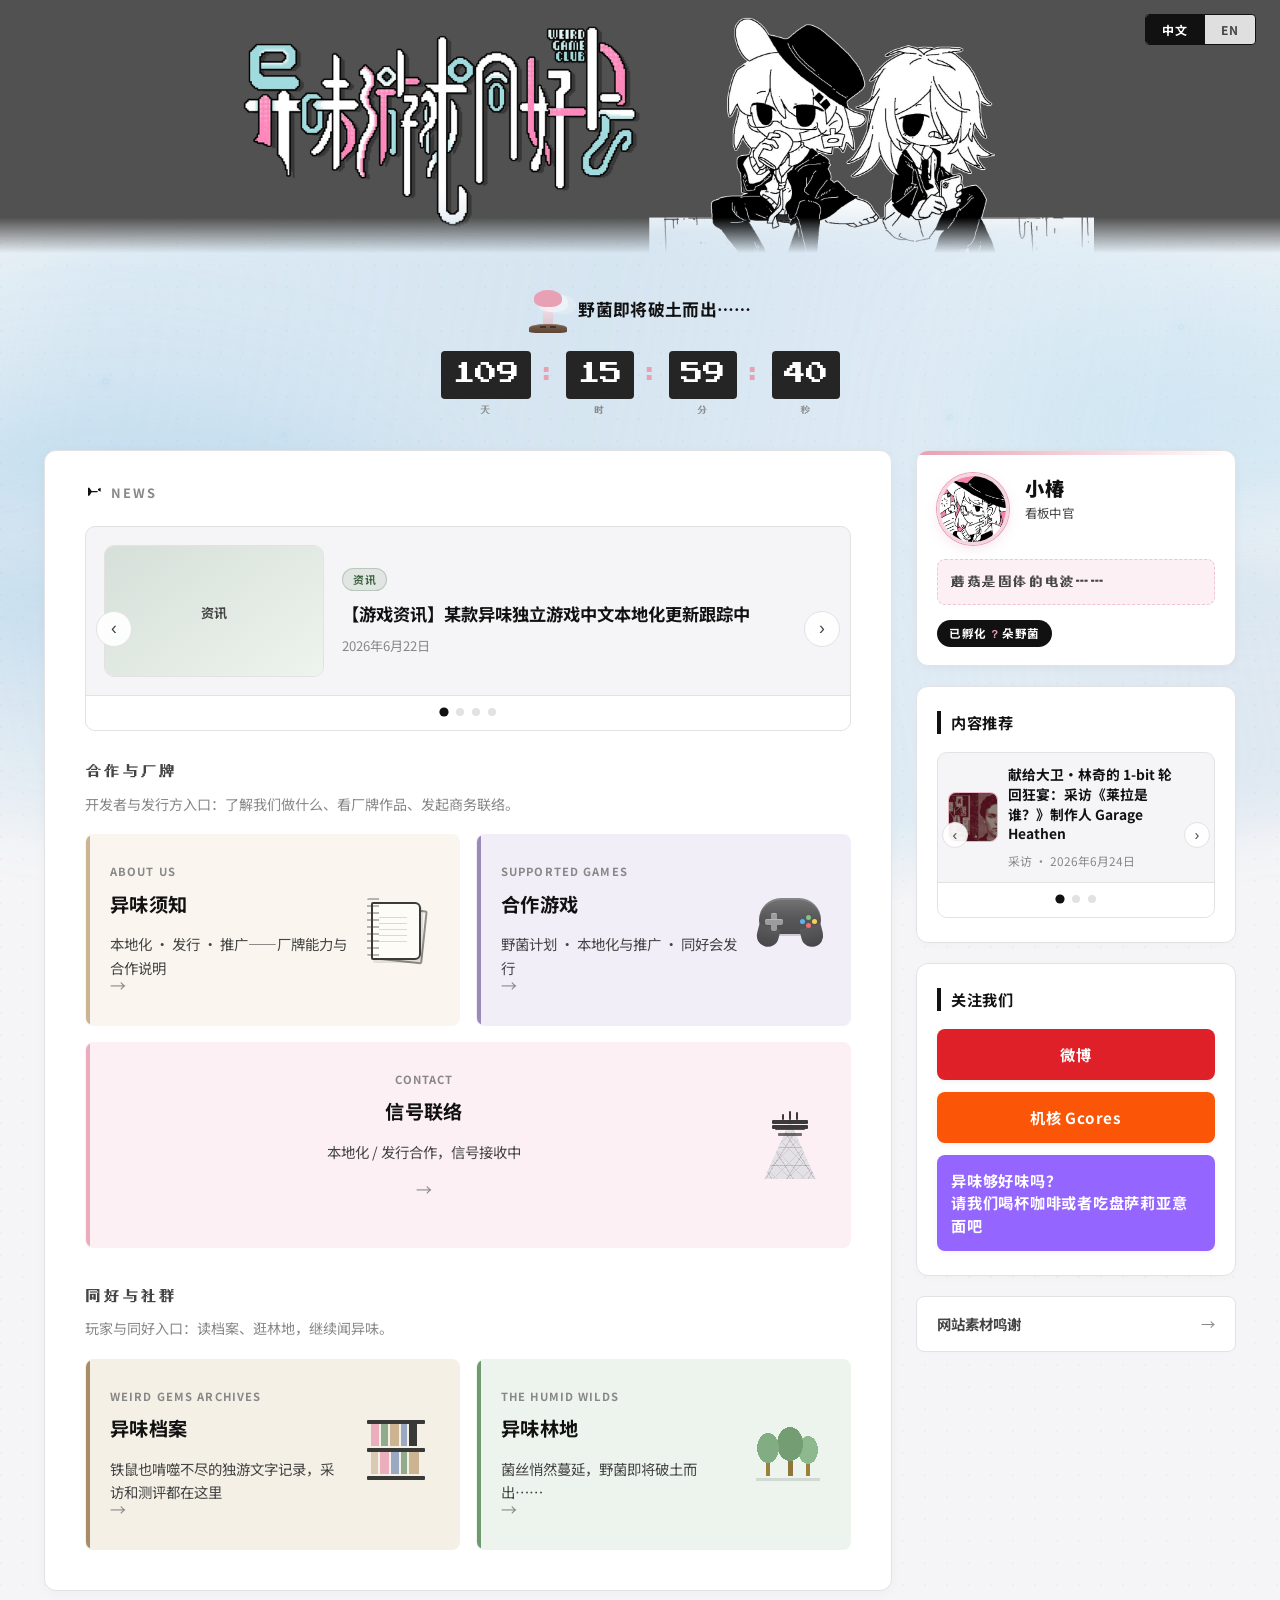
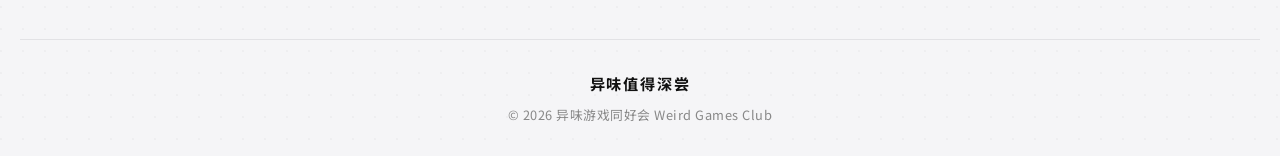
<file: index.html>
<!DOCTYPE html>
<html lang="zh">
<head>
<meta charset="UTF-8">
<meta name="viewport" content="width=device-width, initial-scale=1.0">
<title>异味游戏同好会 | Weird Games Club</title>
<script src="js/site.js"></script>
<script>
setSiteMeta({
  path: '',
  title: '异味游戏同好会 | Weird Games Club',
  description: '专注于小众/先锋游戏研究的赛博自留地，同时为优秀的独立作品提供顶尖的简中本地化与发行支持。'
});
</script>
<style>
@import url('https://fonts.googleapis.com/css2?family=Noto+Sans+SC:wght@300;400;700;900&family=Press+Start+2P&display=swap');

@font-face {
  font-family: 'UranusPixel';
  src: url('Uranus_Pixel_11Px.ttf') format('truetype');
  font-display: swap;
}

:root {
  --white: #ffffff;
  --off-white: #f5f5f7;
  --ink: #111111;
  --ink-dim: #444444;
  --ink-faint: #888888;
  --pink: #e8a0b4;
  --pink-light: #f5d6e0;
  --pink-bg: #fdf0f4;
  --border: #e2e2e5;
  --border-dark: #111111;
  --sidebar-width: 320px;
  
  /* 社交媒体品牌色 */
  --color-weibo: #df2029;
  --color-gcores: #fb5607;
  --color-afdian: #9466ff;

  /* 分类标签色 */
  --cat-interview: #d4607e;
  --cat-research: #5c7a9e;
  --cat-news: #6a8f6e;

  /* 导航卡主题色 */
  --card-about-bg: #faf6ef;
  --card-about-accent: #c4a882;
  --card-games-bg: #f2eef8;
  --card-games-accent: #8b7aad;
  --card-archive-bg: #f5f0e6;
  --card-archive-accent: #9a7b4f;
  --card-wilds-bg: #edf4ed;
  --card-wilds-accent: #5a8a5a;
}

* { box-sizing: border-box; margin: 0; padding: 0; }
html { scroll-behavior: smooth; }
body {
  position: relative;
  background-color: var(--off-white);
  background-image:
    radial-gradient(circle at 1px 1px, rgba(17, 17, 17, 0.028) 1px, transparent 0);
  background-size: 22px 22px;
  color: var(--ink);
  font-family: 'Noto Sans SC', sans-serif;
  overflow-x: hidden;
  line-height: 1.5;
}

/* ── 全页动态氛围底 ── */
.site-bg {
  position: fixed;
  inset: 0;
  z-index: -1;
  pointer-events: none;
  overflow: hidden;
}
.site-bg::before,
.site-bg::after {
  content: '';
  position: absolute;
  left: -25%;
  width: 150%;
  height: 38%;
  border-radius: 50%;
  filter: blur(28px);
  pointer-events: none;
}
.site-bg::before {
  top: 22%;
  background: linear-gradient(
    100deg,
    transparent 0%,
    rgba(150, 205, 235, 0.28) 22%,
    rgba(70, 155, 215, 0.18) 48%,
    rgba(190, 225, 245, 0.32) 72%,
    transparent 100%
  );
  animation: site-wave-a 28s ease-in-out infinite alternate;
}
.site-bg::after {
  bottom: 4%;
  background: linear-gradient(
    80deg,
    transparent 0%,
    rgba(90, 170, 220, 0.16) 30%,
    rgba(170, 215, 240, 0.28) 58%,
    rgba(60, 140, 200, 0.12) 82%,
    transparent 100%
  );
  animation: site-wave-b 36s ease-in-out infinite alternate;
}
@keyframes site-wave-a {
  0% { transform: translate3d(-8%, 0, 0) scaleY(1); }
  100% { transform: translate3d(10%, 6%, 0) scaleY(1.18); }
}
@keyframes site-wave-b {
  0% { transform: translate3d(8%, 2%, 0) scaleY(1.05); }
  100% { transform: translate3d(-12%, -4%, 0) scaleY(0.92); }
}
.site-bg-glow {
  position: absolute;
  border-radius: 50%;
  filter: blur(72px);
  will-change: transform;
}
.site-bg-glow-a {
  width: min(72vw, 620px);
  height: min(36vw, 280px);
  top: 46%;
  left: -16%;
  background: rgba(90, 170, 220, 0.22);
  animation: site-glow-drift-a 24s ease-in-out infinite alternate;
}
@keyframes site-glow-drift-a {
  0% { transform: translate3d(0, 0, 0) scale(1); }
  100% { transform: translate3d(18%, 8%, 0) scale(1.12, 0.86); }
}
@keyframes site-glow-drift-b {
  0% { transform: translate3d(0, 0, 0) scale(1); }
  100% { transform: translate3d(-16%, 6%, 0) scale(1.08, 0.9); }
}
@keyframes site-glow-drift-c {
  0% { transform: translate3d(0, 0, 0) scale(1); }
  100% { transform: translate3d(14%, -7%, 0) scale(0.94, 1.16); }
}
.site-bg-glow-b {
  width: min(64vw, 540px);
  height: min(32vw, 240px);
  top: 34%;
  right: -18%;
  background: rgba(140, 200, 235, 0.24);
  animation: site-glow-drift-b 32s ease-in-out infinite alternate;
}
.site-bg-glow-c {
  width: min(70vw, 580px);
  height: min(30vw, 220px);
  bottom: 2%;
  left: 18%;
  background: rgba(70, 150, 210, 0.18);
  animation: site-glow-drift-c 30s ease-in-out infinite alternate;
}
.site-bg-spore {
  position: absolute;
  border-radius: 50%;
  background: radial-gradient(circle, #d7eef8 0%, rgba(120, 185, 225, 0.85) 55%, rgba(120, 185, 225, 0.2) 100%);
  box-shadow: 0 0 10px rgba(120, 185, 225, 0.75), 0 0 18px rgba(90, 160, 210, 0.3);
  opacity: 0.15;
  animation: site-spore-float 7s ease-in-out infinite;
}
.site-bg-spore-1  { width: 7px; height: 7px; top: 42%; left: 8%;  animation-delay: 0s; }
.site-bg-spore-2  { width: 5px; height: 5px; top: 48%; left: 22%; animation-delay: 1.2s; }
.site-bg-spore-3  { width: 8px; height: 8px; top: 55%; left: 38%; animation-delay: 2.5s; }
.site-bg-spore-4  { width: 5px; height: 5px; top: 50%; left: 58%; animation-delay: 0.8s; }
.site-bg-spore-5  { width: 6px; height: 6px; top: 46%; left: 74%; animation-delay: 3.2s; }
.site-bg-spore-6  { width: 7px; height: 7px; top: 62%; left: 14%; animation-delay: 1.8s; }
.site-bg-spore-7  { width: 4px; height: 4px; top: 68%; left: 32%; animation-delay: 4s; }
.site-bg-spore-8  { width: 6px; height: 6px; top: 72%; left: 52%; animation-delay: 2.2s; }
.site-bg-spore-9  { width: 5px; height: 5px; top: 65%; left: 68%; animation-delay: 5s; }
.site-bg-spore-10 { width: 7px; height: 7px; top: 78%; left: 24%; animation-delay: 3.6s; }
.site-bg-spore-11 { width: 4px; height: 4px; top: 82%; left: 44%; animation-delay: 1.5s; }
.site-bg-spore-12 { width: 6px; height: 6px; top: 88%; left: 62%; animation-delay: 4.4s; }
.site-bg-spore-13 { width: 5px; height: 5px; top: 58%; left: 86%; animation-delay: 2.8s; }
.site-bg-spore-14 { width: 4px; height: 4px; top: 74%; left: 8%;  animation-delay: 5.5s; }
.site-bg-spore-15 { width: 6px; height: 6px; top: 36%; left: 92%; animation-delay: 0.4s; }
@keyframes site-spore-float {
  0%   { opacity: 0.12; transform: translate(0, 0) scale(0.85); }
  25%  { opacity: 0.95; transform: translate(8px, -18px) scale(1); }
  55%  { opacity: 0.75; transform: translate(-6px, -36px) scale(1.05); }
  100% { opacity: 0.1;  transform: translate(10px, -52px) scale(0.9); }
}
@media (prefers-reduced-motion: reduce) {
  .site-bg::before,
  .site-bg::after,
  .site-bg-glow,
  .site-bg-spore { animation: none; }
  .site-bg-glow-a { opacity: 0.85; }
  .site-bg-glow-b { opacity: 0.75; }
  .site-bg-glow-c { opacity: 0.8; }
  .site-bg-glow-a { top: 58%; }
}

/* ── 头图语言切换（浮于横幅右上角） ── */
.hero-lang-switch {
  position: absolute;
  top: 14px;
  right: 24px;
  z-index: 3;
  display: flex;
  border: 1px solid var(--border-dark);
  border-radius: 4px;
  overflow: hidden;
  background: rgba(255, 255, 255, 0.82);
  backdrop-filter: blur(6px);
}
.lang-switch { display: flex; border: none; border-radius: 0; overflow: hidden; }
.lang-btn {
  background: none; border: none;
  padding: 6px 16px;
  font-family: 'Noto Sans SC', sans-serif;
  font-size: 0.75rem; font-weight: 700;
  letter-spacing: 0.1em; cursor: pointer;
  color: var(--ink-dim); transition: all 0.2s;
}
.lang-btn.active { background: var(--ink); color: var(--white); }

/* ── 主视觉区 ── */
.hero {
  margin-top: 0;
  position: relative;
  width: 100%;
  overflow: hidden;
  background: transparent;
}
.hero-bg {
  width: 100%;
  display: block;
  height: auto;
  vertical-align: top;
}

/* ── 倒计时条 ── */
.countdown-wrap {
  display: flex;
  justify-content: center;
  padding: 0 40px;
  margin: 20px 0;
}
.countdown-strip {
  position: relative;
  background: transparent;
  color: var(--ink);
  padding: 12px 0 4px;
  display: flex;
  flex-direction: column;
  align-items: center;
  justify-content: center;
  gap: 18px;
  width: 100%;
  max-width: 900px;
}
.countdown-head {
  display: flex;
  align-items: center;
  justify-content: center;
  gap: 10px;
  flex-shrink: 0;
  text-align: center;
}
.countdown-head-zh { display: flex; }
html[lang="en"] .countdown-head-zh { display: none; }
.countdown-head-en { display: none; }
html[lang="en"] .countdown-head-en { display: flex; }
.countdown-label {
  font-family: 'Noto Sans SC', sans-serif;
  font-size: clamp(0.9rem, 1.6vw, 1.05rem);
  font-weight: 700;
  color: var(--ink);
  letter-spacing: 0.02em;
}
.countdown-timer {
  display: flex;
  align-items: center;
  justify-content: center;
  gap: 8px;
  flex-wrap: wrap;
}
.cd-unit {
  display: flex;
  flex-direction: column;
  align-items: center;
  gap: 4px;
}
.cd-num {
  font-family: 'Press Start 2P', monospace;
  font-size: clamp(1.1rem, 2vw, 1.4rem);
  color: var(--white);
  background: #252525;
  padding: 8px 12px;
  min-width: 55px;
  text-align: center;
  border-radius: 4px;
  line-height: 1.4;
}
.cd-lbl {
  font-family: 'UranusPixel', 'Press Start 2P', monospace;
  font-size: 0.65rem;
  color: var(--ink-faint);
  font-weight: 400;
  letter-spacing: 0.08em;
}
.cd-sep {
  font-family: 'Press Start 2P', monospace;
  font-size: 1.2rem;
  color: var(--pink);
  margin-bottom: 16px;
}
.sprout-mushroom {
  position: relative;
  width: 40px;
  height: 48px;
  flex-shrink: 0;
  overflow: visible;
  display: inline-block;
  border: none;
  background: none;
  padding: 0;
  cursor: default;
  pointer-events: none;
  text-decoration: none;
  color: inherit;
  -webkit-tap-highlight-color: transparent;
}
.sprout-ground {
  position: absolute;
  bottom: 0;
  left: 1px;
  right: 1px;
  height: 9px;
  background: linear-gradient(180deg, #7a5f4a 0%, #5c4536 100%);
  border-radius: 45% 45% 18% 18%;
  box-shadow: inset 0 1px 0 rgba(255, 255, 255, 0.12);
  z-index: 4;
}
.sprout-crack {
  position: absolute;
  bottom: 5px;
  left: 50%;
  width: 16px;
  height: 0;
  margin-left: -8px;
  border-top: 2px dashed rgba(58, 42, 30, 0.85);
  transform-origin: center;
  z-index: 5;
  animation: sprout-crack 60s ease-in-out infinite;
}
.sprout-plant {
  position: absolute;
  bottom: 6px;
  left: 50%;
  width: 30px;
  height: 40px;
  transform: translateX(-50%);
  z-index: 2;
}
.sprout-stem {
  position: absolute;
  bottom: 0;
  left: 50%;
  width: 10px;
  height: 24px;
  margin-left: -5px;
  background: linear-gradient(180deg, #f2e4ea 0%, #dcc4d0 100%);
  border-radius: 2px 2px 1px 1px;
  transform-origin: bottom center;
  animation: sprout-stem-rise 60s ease-in-out infinite;
}
.sprout-cap {
  position: absolute;
  bottom: 20px;
  left: 50%;
  width: 28px;
  height: 17px;
  margin-left: -14px;
  background: #e8a0b4;
  border-radius: 50% 50% 38% 38%;
  transform-origin: center bottom;
  animation: sprout-cap-open 60s ease-in-out infinite;
  box-shadow:
    5px 4px 0 1px rgba(255, 255, 255, 0.4),
    13px 6px 0 1px rgba(255, 255, 255, 0.22);
}
.sprout-dust {
  position: absolute;
  bottom: 6px;
  width: 3px;
  height: 3px;
  border-radius: 50%;
  background: #8b7355;
  opacity: 0;
  z-index: 6;
  animation: sprout-dust-pop 60s ease-out infinite;
}
.sprout-dust-a { left: 8px; }
.sprout-dust-b { right: 8px; animation-delay: 1.4s; }
@keyframes sprout-stem-rise {
  0%, 7% { transform: scaleY(0); opacity: 0; }
  11% { opacity: 1; }
  40% { transform: scaleY(1); opacity: 1; }
  84%, 93% { transform: scaleY(1); opacity: 1; }
  100% { transform: scaleY(0); opacity: 0; }
}
@keyframes sprout-cap-open {
  0%, 34% { transform: scale(0); opacity: 0; }
  38% { opacity: 1; }
  58% { transform: scale(1); opacity: 1; }
  68%, 86% {
    transform: scale(1);
    opacity: 1;
    filter: brightness(1.45) drop-shadow(0 0 10px rgba(232, 160, 180, 0.95)) drop-shadow(0 0 18px rgba(232, 160, 180, 0.55));
  }
  100% { transform: scale(0); opacity: 0; filter: none; }
}
@keyframes sprout-crack {
  0%, 9% { opacity: 0; transform: scaleX(0); }
  14%, 42% { opacity: 1; transform: scaleX(1); }
  90%, 100% { opacity: 0; transform: scaleX(0); }
}
@keyframes sprout-dust-pop {
  0%, 12% { opacity: 0; transform: translateY(0) scale(0.5); }
  16% { opacity: 0.9; transform: translateY(-4px) scale(1); }
  24%, 100% { opacity: 0; transform: translateY(-10px) scale(0.3); }
}

/* 野菌破土完成态 */
.countdown-strip.is-bloomed .countdown-timer {
  display: none;
}
.countdown-strip.is-bloomed .countdown-label {
  color: var(--pink-deep);
}
.sprout-mushroom.is-bloomed {
  width: 56px;
  height: 68px;
  cursor: pointer;
  pointer-events: auto;
  transition: filter 0.25s ease;
}
.sprout-mushroom.is-bloomed:hover .sprout-cap {
  filter:
    brightness(1.85)
    drop-shadow(0 0 20px rgba(232, 160, 180, 1))
    drop-shadow(0 0 40px rgba(232, 160, 180, 0.75));
}
.sprout-mushroom.is-bloomed:focus-visible {
  outline: 2px solid var(--pink);
  outline-offset: 4px;
  border-radius: 8px;
}
.sprout-mushroom.is-bloomed .sprout-plant {
  animation: mushroom-tremble 3.2s ease-in-out infinite;
}
.sprout-mushroom.is-bloomed .sprout-stem,
.sprout-mushroom.is-bloomed .sprout-cap,
.sprout-mushroom.is-bloomed .sprout-crack,
.sprout-mushroom.is-bloomed .sprout-dust {
  animation: none !important;
}
.sprout-mushroom.is-bloomed .sprout-stem {
  transform: scaleY(1);
  opacity: 1;
  height: 30px;
}
.sprout-mushroom.is-bloomed .sprout-cap {
  bottom: 24px;
  width: 34px;
  height: 22px;
  margin-left: -17px;
  transform: scale(1);
  opacity: 1;
  animation: bloomed-cap-glow 2.4s ease-in-out infinite !important;
}
.sprout-mushroom.is-bloomed .sprout-crack {
  opacity: 1;
  transform: scaleX(1.15);
  width: 20px;
  margin-left: -10px;
}
.sprout-mushroom.is-bloomed .sprout-dust {
  opacity: 0;
}
@keyframes mushroom-tremble {
  0%, 100% { transform: translateX(-50%) translate(0, 0) rotate(0deg); }
  25% { transform: translateX(-50%) translate(-1px, 0.5px) rotate(-0.7deg); }
  50% { transform: translateX(-50%) translate(1px, -0.5px) rotate(0.6deg); }
  75% { transform: translateX(-50%) translate(-0.5px, -0.5px) rotate(-0.4deg); }
}
@keyframes bloomed-cap-glow {
  0%, 100% {
    filter:
      brightness(1.4)
      drop-shadow(0 0 10px rgba(232, 160, 180, 0.9))
      drop-shadow(0 0 22px rgba(232, 160, 180, 0.5));
  }
  50% {
    filter:
      brightness(1.75)
      drop-shadow(0 0 18px rgba(232, 160, 180, 1))
      drop-shadow(0 0 36px rgba(232, 160, 180, 0.72));
  }
}
@media (prefers-reduced-motion: reduce) {
  .sprout-mushroom.is-bloomed .sprout-plant,
  .sprout-mushroom.is-bloomed .sprout-cap {
    animation: none !important;
  }
  .sprout-mushroom.is-bloomed .sprout-cap {
    filter: brightness(1.45) drop-shadow(0 0 12px rgba(232, 160, 180, 0.85));
  }
}

/* ── 两栏布局（左宽右窄） ── */
.body-layout {
  display: grid;
  grid-template-columns: 1fr var(--sidebar-width);
  gap: 24px;
  max-width: 1240px;
  margin: 28px auto 0;
  padding: 0 24px 48px;
  align-items: start;
}

/* ── 左侧主内容区 ── */
.main-col {
  background: var(--white);
  padding: 32px 40px 40px;
  border-radius: 12px;
  box-shadow: 0 2px 12px rgba(0,0,0,0.03);
  border: 1px solid var(--border);
}
.nav-section-title {
  font-size: 0.8rem; letter-spacing: 0.15em;
  color: var(--ink-faint); text-transform: uppercase;
  margin-bottom: 24px; font-weight: 700;
}
.nav-section-title.explore-section-title {
  font-family: 'UranusPixel', 'Press Start 2P', monospace;
  font-size: clamp(0.82rem, 1.5vw, 1.05rem);
  color: var(--ink-dim);
  letter-spacing: 0.08em;
  text-transform: none;
  font-weight: 400;
  margin-bottom: 8px;
}
.nav-door + .nav-door {
  margin-top: 36px;
}
.nav-door-hint {
  font-size: 0.88rem;
  color: var(--ink-faint);
  line-height: 1.65;
  margin: 0 0 18px;
}
.nav-grid {
  display: grid;
  grid-template-columns: 1fr 1fr;
  gap: 16px;
}
.nav-grid--biz {
  grid-template-areas:
    "about  games"
    "contact contact";
}
.nav-grid--play {
  grid-template-areas:
    "archive wilds";
}
.nav-card {
  background: var(--off-white);
  padding: 28px 24px;
  text-decoration: none;
  color: var(--ink);
  display: flex;
  flex-direction: row;
  align-items: stretch;
  gap: 16px;
  border-radius: 8px;
  border: 1px solid transparent;
  transition: all 0.2s ease;
  position: relative;
  overflow: hidden;
}
.nav-card::before {
  content: '';
  position: absolute;
  top: 0;
  left: 0;
  bottom: 0;
  width: 4px;
  border-radius: 8px 0 0 8px;
  opacity: 0.85;
}
.nav-card.area-about {
  grid-area: about;
  background: var(--card-about-bg);
}
.nav-card.area-about::before { background: var(--card-about-accent); }
.nav-card.area-about:hover { background: #fffdf8; border-color: var(--card-about-accent); }
.nav-card.area-games {
  grid-area: games;
  background: var(--card-games-bg);
}
.nav-card.area-games::before { background: var(--card-games-accent); }
.nav-card.area-games:hover { background: #faf8fd; border-color: var(--card-games-accent); }
.nav-card.area-archive {
  grid-area: archive;
  background: var(--card-archive-bg);
}
.nav-card.area-archive::before { background: var(--card-archive-accent); }
.nav-card.area-archive:hover { background: #faf7f0; border-color: var(--card-archive-accent); }
.nav-card.area-wilds {
  grid-area: wilds;
  background: var(--card-wilds-bg);
}
.nav-card.area-wilds::before { background: var(--card-wilds-accent); }
.nav-card.area-wilds:hover { background: #f5faf5; border-color: var(--card-wilds-accent); }
.nav-card-body {
  display: flex;
  flex-direction: column;
  gap: 10px;
  flex: 1;
  min-width: 0;
  position: relative;
  padding-bottom: 18px;
}
.nav-card-icon {
  flex-shrink: 0;
  width: 72px;
  align-self: center;
  position: relative;
  opacity: 0.82;
  transition: opacity 0.2s, transform 0.2s;
}
.nav-card:hover .nav-card-icon {
  opacity: 1;
  transform: scale(1.04);
}
.nav-card.area-contact {
  grid-area: contact;
  background: var(--pink-bg);
}
.nav-card.area-contact::before { background: var(--pink); }
.nav-card.area-contact:hover { background: var(--pink-light); border-color: var(--pink); }
.nav-card.area-contact .nav-card-body {
  align-items: center;
  text-align: center;
}
.nav-card.area-contact .nav-card-arrow { position: static; margin-top: 4px; }
.nav-card:hover {
  transform: translateY(-2px);
  box-shadow: 0 6px 16px rgba(0, 0, 0, 0.06);
}

/* ── 导航卡 CSS 图标 ── */
.nav-icon-notepad {
  height: 64px;
}
.nav-icon-notepad::before {
  content: '';
  position: absolute;
  top: 10px;
  left: 14px;
  width: 44px;
  height: 50px;
  background: #f0ede4;
  border: 2px solid var(--ink);
  border-radius: 2px;
  transform: rotate(6deg);
  opacity: 0.55;
}
.nav-icon-notepad::after {
  content: '';
  position: absolute;
  top: 4px;
  left: 8px;
  width: 46px;
  height: 54px;
  background: #fffef8;
  border: 2px solid var(--ink);
  border-radius: 2px 6px 6px 2px;
  box-shadow: 2px 3px 0 rgba(17, 17, 17, 0.12);
}
.nav-icon-notepad .icon-lines {
  position: absolute;
  top: 14px;
  left: 16px;
  width: 28px;
  height: 34px;
  background: repeating-linear-gradient(
    180deg,
    transparent 0 5px,
    rgba(17, 17, 17, 0.18) 5px 6px
  );
  pointer-events: none;
  z-index: 1;
}
.nav-icon-notepad .icon-binding {
  position: absolute;
  top: 0;
  left: 4px;
  width: 12px;
  height: 58px;
  background: repeating-linear-gradient(
    180deg,
    var(--ink) 0 2px,
    transparent 2px 7px
  );
  border-radius: 2px 0 0 2px;
  opacity: 0.35;
  z-index: 2;
}

.nav-icon-gamepad {
  height: 68px;
  width: 72px;
}
.nav-icon-gamepad .gp-shell {
  position: absolute;
  top: 2px;
  left: 50%;
  transform: translateX(-50%);
  width: 62px;
  height: 36px;
  background: linear-gradient(180deg, #5a5a5a 0%, #383838 52%, #2a2a2a 100%);
  border-radius: 22px 22px 14px 14px;
  box-shadow:
    inset 0 2px 0 rgba(255, 255, 255, 0.14),
    0 2px 0 rgba(0, 0, 0, 0.18);
}
.nav-icon-gamepad .gp-shell::before,
.nav-icon-gamepad .gp-shell::after {
  content: '';
  position: absolute;
  bottom: -13px;
  width: 22px;
  height: 20px;
  background: linear-gradient(180deg, #3a3a3a 0%, #222 100%);
  border-radius: 0 0 16px 16px;
}
.nav-icon-gamepad .gp-shell::before {
  left: 0;
  transform: rotate(14deg);
  transform-origin: top center;
}
.nav-icon-gamepad .gp-shell::after {
  right: 0;
  transform: rotate(-14deg);
  transform-origin: top center;
}
.nav-icon-gamepad .gp-dpad {
  position: absolute;
  top: 17px;
  left: 11px;
  width: 18px;
  height: 18px;
  z-index: 2;
}
.nav-icon-gamepad .gp-dpad::before {
  content: '';
  position: absolute;
  left: 6px;
  top: 0;
  width: 6px;
  height: 18px;
  background: #8a8a8a;
  border-radius: 2px;
  box-shadow: inset 0 1px 0 rgba(255, 255, 255, 0.28);
}
.nav-icon-gamepad .gp-dpad::after {
  content: '';
  position: absolute;
  left: 0;
  top: 6px;
  width: 18px;
  height: 6px;
  background: #8a8a8a;
  border-radius: 2px;
  box-shadow: inset 0 1px 0 rgba(255, 255, 255, 0.28);
}
.nav-icon-gamepad .gp-face {
  position: absolute;
  top: 19px;
  right: 15px;
  width: 5px;
  height: 5px;
  border-radius: 50%;
  background: #66bb6a;
  z-index: 2;
  box-shadow:
    0 8px 0 0 #ef5350,
    -6px 4px 0 0 #42a5f5,
    6px 4px 0 0 #ffca28;
}

.nav-icon-bookshelf {
  height: 68px;
}
.nav-icon-bookshelf::before {
  content: '';
  position: absolute;
  bottom: 8px;
  left: 4px;
  width: 58px;
  height: 4px;
  background: var(--ink);
  border-radius: 1px;
  box-shadow: 0 -28px 0 var(--ink), 0 -56px 0 var(--ink);
}
.nav-icon-bookshelf::after {
  content: '';
  position: absolute;
  bottom: 12px;
  left: 8px;
  width: 50px;
  height: 52px;
  background:
    linear-gradient(90deg, #e8a0b4 0 8px, transparent 8px 10px) 0 0 / 50px 22px no-repeat,
    linear-gradient(90deg, #7a9e7a 0 7px, transparent 7px 9px) 10px 0 / 50px 22px no-repeat,
    linear-gradient(90deg, #c4a882 0 9px, transparent 9px 11px) 19px 0 / 50px 22px no-repeat,
    linear-gradient(90deg, #8899bb 0 6px, transparent 6px 8px) 30px 0 / 50px 22px no-repeat,
    linear-gradient(90deg, var(--ink) 0 8px, transparent 8px 10px) 38px 0 / 50px 22px no-repeat,
    linear-gradient(90deg, #d4c4a8 0 7px, transparent 7px 9px) 0 28px / 50px 22px no-repeat,
    linear-gradient(90deg, #e8a0b4 0 9px, transparent 9px 11px) 9px 28px / 50px 22px no-repeat,
    linear-gradient(90deg, #8899bb 0 8px, transparent 8px 10px) 20px 28px / 50px 22px no-repeat,
    linear-gradient(90deg, #7a9e7a 0 6px, transparent 6px 8px) 30px 28px / 50px 22px no-repeat,
    linear-gradient(90deg, #c4a882 0 10px, transparent 10px 12px) 38px 28px / 50px 22px no-repeat;
}

.nav-icon-trees {
  height: 64px;
  background:
    radial-gradient(ellipse 11px 15px at 14px 26px, #6b9e6b 99%, transparent),
    linear-gradient(#8b6914, #8b6914) 12px 38px / 4px 16px no-repeat,
    radial-gradient(ellipse 13px 17px at 36px 22px, #5a8a5a 99%, transparent),
    linear-gradient(#7a5c12, #7a5c12) 34px 36px / 5px 18px no-repeat,
    radial-gradient(ellipse 10px 14px at 54px 28px, #7aad7a 99%, transparent),
    linear-gradient(#8b6914, #8b6914) 52px 40px / 4px 14px no-repeat,
    linear-gradient(rgba(17, 17, 17, 0.15), rgba(17, 17, 17, 0.15)) 2px 56px / 64px 3px no-repeat;
}

.nav-icon-tower {
  height: 68px;
  width: 72px;
}
.nav-icon-tower .tw-body {
  position: absolute;
  bottom: 0;
  left: 50%;
  transform: translateX(-50%);
  width: 56px;
  height: 58px;
  background: #dedee2;
  clip-path: polygon(50% 0%, 96% 100%, 4% 100%);
  overflow: hidden;
}
.nav-icon-tower .tw-body::before {
  content: '';
  position: absolute;
  inset: 0;
  background:
    repeating-linear-gradient(
      180deg,
      transparent 0 8px,
      rgba(17, 17, 17, 0.2) 8px 9px,
      transparent 9px 18px
    ),
    repeating-linear-gradient(
      58deg,
      transparent 0 8px,
      rgba(17, 17, 17, 0.16) 8px 9px,
      transparent 9px 18px
    ),
    repeating-linear-gradient(
      -58deg,
      transparent 0 8px,
      rgba(17, 17, 17, 0.16) 8px 9px,
      transparent 9px 18px
    );
}
.nav-icon-tower .tw-body::after {
  content: '';
  position: absolute;
  inset: 0;
  background:
    linear-gradient(135deg, transparent 46%, var(--ink) 46%, var(--ink) 47.5%, transparent 47.5%) 0 0 / 14px 14px,
    linear-gradient(45deg, transparent 46%, var(--ink) 46%, var(--ink) 47.5%, transparent 47.5%) 7px 7px / 14px 14px;
  opacity: 0.12;
}
.nav-icon-tower .tw-deck {
  position: absolute;
  left: 50%;
  transform: translateX(-50%);
  background: var(--ink);
  border-radius: 1px;
  z-index: 2;
}
.nav-icon-tower .tw-deck-1 {
  top: 9px;
  width: 36px;
  height: 4px;
  box-shadow: 0 5px 0 var(--ink);
}
.nav-icon-tower .tw-deck-2 {
  top: 16px;
  width: 30px;
  height: 3px;
  opacity: 0.88;
}
.nav-icon-tower .tw-deck-3 {
  top: 22px;
  width: 24px;
  height: 3px;
  opacity: 0.72;
}
.nav-icon-tower .tw-antennas {
  position: absolute;
  top: 0;
  left: 50%;
  transform: translateX(-50%);
  width: 2px;
  height: 9px;
  background: var(--ink);
  border-radius: 1px;
  z-index: 3;
}
.nav-icon-tower .tw-antennas::before,
.nav-icon-tower .tw-antennas::after {
  content: '';
  position: absolute;
  bottom: 0;
  width: 2px;
  background: var(--ink);
  border-radius: 1px;
}
.nav-icon-tower .tw-antennas::before {
  left: -7px;
  height: 6px;
}
.nav-icon-tower .tw-antennas::after {
  right: -7px;
  height: 8px;
}

.nav-card-en {
  font-size: 0.7rem; letter-spacing: 0.1em;
  color: var(--ink-faint); font-weight: 700; text-transform: uppercase;
}
.nav-card-zh {
  font-size: 1.2rem; font-weight: 700;
  color: var(--ink); letter-spacing: 0.02em;
}
.nav-card-desc {
  font-size: 0.9rem; color: var(--ink-dim);
  font-weight: 400; line-height: 1.6; margin-top: 4px;
}
.nav-card-arrow {
  position: absolute;
  bottom: 0;
  left: 0;
  font-size: 1rem;
  color: var(--ink-faint);
  transition: all 0.2s;
}
.nav-card:hover .nav-card-arrow { transform: translateX(4px); color: var(--ink); }

/* ── 右侧边栏 ── */
.sidebar {
  display: flex;
  flex-direction: column;
  gap: 20px;
  padding-top: 0;
  margin-top: 0;
}

/* 侧栏独立卡片样式 */
.side-card {
  background: var(--white);
  border: 1px solid var(--border);
  border-radius: 12px;
  padding: 24px 20px;
  box-shadow: 0 2px 8px rgba(0,0,0,0.02);
}
.side-card-title {
  font-size: 0.95rem;
  font-weight: 700;
  color: var(--ink);
  margin-bottom: 18px;
  letter-spacing: 0.04em;
  border-left: 4px solid var(--ink);
  padding-left: 10px;
}

/* 角色卡（侧栏顶部） */
.side-char-card {
  background: var(--white);
  border: 1px solid var(--border);
  border-radius: 12px;
  padding: 22px 20px 18px;
  box-shadow: 0 2px 10px rgba(0, 0, 0, 0.04);
  position: relative;
  overflow: hidden;
}
.side-char-card::before {
  content: '';
  position: absolute;
  top: 0;
  left: 0;
  right: 0;
  height: 4px;
  background: linear-gradient(90deg, var(--pink) 0%, var(--pink-light) 55%, transparent 100%);
}
.side-char-top {
  display: flex;
  align-items: flex-start;
  gap: 16px;
  margin-bottom: 14px;
}
.side-avatar {
  width: 72px;
  height: 72px;
  border-radius: 50%;
  object-fit: cover;
  border: 3px solid var(--pink-light);
  box-shadow: 0 0 0 1px var(--pink), 0 4px 12px rgba(232, 160, 180, 0.25);
  flex-shrink: 0;
}
.side-char-info {
  display: flex;
  flex-direction: column;
  gap: 4px;
  min-width: 0;
  padding-top: 4px;
}
.side-char-name {
  font-size: 1.2rem;
  font-weight: 900;
  color: var(--ink);
  letter-spacing: 0.04em;
  line-height: 1.2;
}
.side-char-title {
  font-size: 0.78rem;
  color: var(--ink-dim);
  font-weight: 400;
  line-height: 1.45;
  letter-spacing: 0.02em;
}
html[lang="en"] .side-char-title {
  font-size: 0.72rem;
  letter-spacing: 0.01em;
}
.side-char-line {
  font-family: 'UranusPixel', 'Press Start 2P', monospace;
  font-size: 0.92rem;
  color: var(--ink-dim);
  letter-spacing: 0.04em;
  line-height: 1.6;
  padding: 10px 12px;
  margin-bottom: 14px;
  background: var(--pink-bg);
  border-radius: 8px;
  border: 1px dashed rgba(232, 160, 180, 0.55);
}
a.side-char-line {
  display: block;
  text-decoration: none;
  cursor: pointer;
  transition: color 0.2s, border-color 0.2s, background 0.2s, transform 0.15s;
}
a.side-char-line:hover {
  color: var(--pink-deep);
  border-color: var(--pink);
  background: var(--white);
  transform: translateY(-1px);
}
a.side-char-line:focus-visible {
  outline: 2px solid var(--pink);
  outline-offset: 2px;
}
html[lang="en"] .side-char-line {
  font-size: 0.82rem;
}
.side-char-badge {
  align-items: center;
  align-self: flex-start;
  padding: 6px 12px;
  background: var(--ink);
  color: var(--white);
  font-size: 0.72rem;
  font-weight: 700;
  letter-spacing: 0.06em;
  border-radius: 999px;
  line-height: 1.3;
}
.side-char-badge .sprout-count {
  color: var(--pink);
  font-family: 'Press Start 2P', monospace;
  font-size: 0.68rem;
  margin: 0 2px;
  letter-spacing: 0;
}

/* 关注我们按钮样式（完全参考图3大色块高质感设计） */
.side-links { display: flex; flex-direction: column; gap: 12px; }
.side-btn {
  display: flex;
  align-items: center;
  justify-content: center;
  gap: 10px;
  text-decoration: none;
  padding: 14px;
  color: var(--white);
  font-size: 0.95rem;
  font-weight: 700;
  border-radius: 8px;
  transition: opacity 0.2s, transform 0.1s;
  letter-spacing: 0.05em;
  box-shadow: 0 2px 6px rgba(0,0,0,0.05);
}
.side-btn:active { transform: scale(0.98); }
.side-btn:hover { opacity: 0.9; }

.btn-weibo { background-color: var(--color-weibo); }
.btn-gcores { background-color: var(--color-gcores); }
.btn-afdian { background-color: var(--color-afdian); }

/* 可点击的鸣谢按钮 */
.side-credit-btn {
  display: flex;
  align-items: center;
  justify-content: space-between;
  text-decoration: none;
  color: var(--ink-dim);
  font-size: 0.9rem;
  font-weight: 700;
  padding: 16px 20px;
  background: var(--white);
  border: 1px solid var(--border);
  border-radius: 8px;
  transition: all 0.2s;
  box-shadow: 0 2px 6px rgba(0,0,0,0.01);
}
.side-credit-btn:hover {
  background: var(--off-white);
  color: var(--ink);
  border-color: var(--ink);
}
.side-credit-arrow { color: var(--ink-faint); font-weight: 400; }

/* 内容推荐列表设计 */
.side-rec-list { display: flex; flex-direction: column; gap: 12px; }
.side-rec-item {
  display: flex;
  gap: 12px;
  align-items: center;
  text-decoration: none;
  color: var(--ink);
  padding: 10px;
  border-radius: 6px;
  background: var(--white);
  border: 1px solid transparent;
  transition: all 0.2s;
}
.side-rec-item:hover {
  background: var(--off-white);
  border-color: var(--border);
}
.side-rec-thumb {
  width: 60px; height: 60px;
  background: #eaeaea;
  border-radius: 6px;
  flex-shrink: 0;
  display: flex; align-items: center; justify-content: center;
  font-size: 0.7rem; color: var(--ink-faint);
  text-align: center; line-height: 1.3;
  border: 1px dashed var(--ink-faint);
}
.side-rec-info {
  display: flex;
  flex-direction: column;
  gap: 4px;
}
.side-rec-item-title {
  font-size: 0.88rem; font-weight: 700;
  color: var(--ink); line-height: 1.4;
}
.side-rec-meta {
  font-size: 0.75rem; color: var(--ink-faint);
  font-weight: 400;
}

/* ── 底部 ── */
.footer {
  border-top: 1px solid var(--border);
  padding: 32px 24px;
  max-width: 1240px;
  margin: 0 auto;
  display: flex;
  flex-direction: column;
  align-items: center;
  justify-content: center;
  gap: 10px;
}
.footer-brand {
  font-size: 0.95rem;
  font-weight: 700;
  color: var(--ink);
  letter-spacing: 0.12em;
}
.footer-copy {
  font-size: 0.8rem;
  color: var(--ink-faint);
  font-weight: 400;
  letter-spacing: 0.04em;
}

/* ── 主栏 News 轮播 ── */
.rec-carousel-section {
  margin-bottom: 28px;
}
.main-rec-carousel .rec-carousel-track {
  min-height: 168px;
  position: relative;
}
.new-section-title {
  display: flex;
  align-items: center;
  gap: 8px;
}
.rec-cat-tag {
  display: inline-flex;
  align-self: flex-start;
  padding: 4px 10px;
  border-radius: 999px;
  font-size: 0.68rem;
  font-weight: 700;
  letter-spacing: 0.06em;
  line-height: 1.2;
}
.rec-cat-tag.tag-cat-news {
  background: rgba(106, 143, 110, 0.14);
  color: #3d6342;
  border: 1px solid rgba(106, 143, 110, 0.35);
}
.rec-cat-tag.tag-cat-interview {
  background: rgba(212, 96, 126, 0.12);
  color: #9a3d55;
  border: 1px solid rgba(212, 96, 126, 0.35);
}
.rec-cat-tag.tag-cat-research {
  background: rgba(92, 122, 158, 0.12);
  color: #3d5470;
  border: 1px solid rgba(92, 122, 158, 0.35);
}
.main-rec-carousel .rec-slide {
  position: absolute;
  inset: 0;
  display: flex;
  align-items: stretch;
  gap: 18px;
  padding: 18px 56px 18px 18px;
  opacity: 0;
  visibility: hidden;
  pointer-events: none;
  transition: opacity 0.55s ease, visibility 0.55s ease;
  z-index: 1;
}
.main-rec-carousel .rec-slide.active {
  opacity: 1;
  visibility: visible;
  pointer-events: auto;
  z-index: 2;
}
.main-rec-carousel .rec-slide-cover {
  width: min(42%, 220px);
  min-width: 140px;
  flex-shrink: 0;
  border-radius: 10px;
  overflow: hidden;
  border: 1px solid var(--border);
}
.main-rec-carousel .rec-slide-cover-inner {
  width: 100%;
  height: 100%;
  min-height: 132px;
  display: flex;
  align-items: center;
  justify-content: center;
  text-align: center;
  font-size: 0.82rem;
  font-weight: 700;
  line-height: 1.45;
  padding: 12px;
  color: var(--ink-dim);
}
.main-rec-carousel .rec-slide-cover-inner.tag-cat-news {
  background: linear-gradient(145deg, rgba(106, 143, 110, 0.22) 0%, rgba(237, 244, 237, 0.95) 100%);
}
.main-rec-carousel .rec-slide-cover-inner.tag-cat-interview {
  background: linear-gradient(145deg, rgba(212, 96, 126, 0.18) 0%, rgba(253, 240, 244, 0.95) 100%);
}
.main-rec-carousel .rec-slide-cover-inner.tag-cat-research {
  background: linear-gradient(145deg, rgba(92, 122, 158, 0.18) 0%, rgba(238, 242, 248, 0.95) 100%);
}
.main-rec-carousel .rec-slide-cover.has-cover-img {
  background: var(--off-white);
}
.main-rec-carousel .rec-slide-cover.has-cover-img img {
  width: 100%;
  height: 100%;
  min-height: 132px;
  object-fit: cover;
  display: block;
}
.carousel-empty {
  padding: 28px 56px 28px 24px;
  color: var(--ink-faint);
  font-size: 0.9rem;
  line-height: 1.6;
}
.main-rec-carousel .rec-slide-info {
  justify-content: center;
  gap: 10px;
}
.main-rec-carousel .rec-slide-title {
  font-size: 1.08rem;
}
.megaphone-icon {
  display: flex;
  align-items: center;
  justify-content: center;
  width: 18px;
  height: 18px;
  color: var(--ink);
  flex-shrink: 0;
}
.megaphone-icon svg {
  width: 16px;
  height: 16px;
  display: block;
}
.rec-carousel {
  position: relative;
  border-radius: 10px;
  overflow: hidden;
  background: var(--off-white);
  border: 1px solid var(--border);
}
.rec-carousel-track {
  position: relative;
  min-height: 148px;
}
.rec-slide {
  align-items: center;
  gap: 16px;
  padding: 22px 56px 22px 22px;
  text-decoration: none;
  color: var(--ink);
}
.side-rec-carousel .rec-slide {
  display: none;
  transition: opacity 0.35s ease;
}
.side-rec-carousel .rec-slide.active {
  display: flex;
}
.rec-slide-thumb {
  width: 88px;
  height: 88px;
  background: #eaeaea;
  border-radius: 8px;
  flex-shrink: 0;
  display: flex;
  align-items: center;
  justify-content: center;
  font-size: 0.78rem;
  color: var(--ink-faint);
  text-align: center;
  line-height: 1.35;
  border: 1px dashed var(--ink-faint);
  overflow: hidden;
}
.rec-slide-thumb.has-cover-img {
  border: 1px solid var(--border);
  background: var(--off-white);
  padding: 0;
}
.rec-slide-thumb.has-cover-img img {
  width: 100%;
  height: 100%;
  object-fit: cover;
  display: block;
}
.rec-slide-thumb.tag-cat-news {
  background: linear-gradient(145deg, rgba(106, 143, 110, 0.22) 0%, rgba(237, 244, 237, 0.95) 100%);
  border-color: rgba(106, 143, 110, 0.35);
  color: #3d5c40;
}
.rec-slide-thumb.tag-cat-interview {
  background: linear-gradient(145deg, rgba(212, 96, 126, 0.18) 0%, rgba(253, 240, 244, 0.95) 100%);
  border-color: rgba(212, 96, 126, 0.35);
  color: #9a3d55;
}
.rec-slide-thumb.tag-cat-research {
  background: linear-gradient(145deg, rgba(92, 122, 158, 0.18) 0%, rgba(238, 242, 248, 0.95) 100%);
  border-color: rgba(92, 122, 158, 0.35);
  color: #3d5470;
}
.rec-slide-info {
  display: flex;
  flex-direction: column;
  gap: 8px;
  min-width: 0;
}
.rec-slide-title {
  font-size: 1.05rem;
  font-weight: 700;
  color: var(--ink);
  line-height: 1.45;
}
.rec-slide-meta {
  font-size: 0.82rem;
  color: var(--ink-faint);
  font-weight: 400;
}
.rec-carousel-btn {
  position: absolute;
  top: 50%;
  transform: translateY(-50%);
  z-index: 2;
  width: 36px;
  height: 36px;
  border: 1px solid var(--border);
  border-radius: 50%;
  background: rgba(255, 255, 255, 0.92);
  color: var(--ink-dim);
  font-size: 1.1rem;
  line-height: 1;
  cursor: pointer;
  transition: all 0.2s;
  display: flex;
  align-items: center;
  justify-content: center;
  -webkit-tap-highlight-color: transparent;
}
.rec-carousel-btn:hover {
  border-color: var(--ink);
  color: var(--ink);
  background: var(--white);
}
.rec-carousel-btn.prev { left: 10px; }
.rec-carousel-btn.next { right: 10px; }
.rec-carousel-dots {
  display: flex;
  justify-content: center;
  gap: 8px;
  padding: 12px 16px 14px;
  background: var(--white);
  border-top: 1px solid var(--border);
}
.rec-carousel-dot {
  width: 8px;
  height: 8px;
  border-radius: 50%;
  border: none;
  padding: 0;
  background: var(--border);
  cursor: pointer;
  transition: background 0.2s, transform 0.2s;
  -webkit-tap-highlight-color: transparent;
}
.rec-carousel-dot.active {
  background: var(--ink);
  transform: scale(1.15);
}
.side-rec-carousel .rec-carousel-track { min-height: 108px; }
.side-rec-carousel .rec-slide {
  padding: 12px 34px 12px 10px;
  gap: 10px;
}
.side-rec-carousel .rec-slide-thumb {
  width: 50px;
  height: 50px;
  font-size: 0.66rem;
}
.side-rec-carousel .rec-slide-title { font-size: 0.86rem; }
.side-rec-carousel .rec-slide-meta { font-size: 0.74rem; }
.side-rec-carousel .rec-carousel-btn {
  width: 26px;
  height: 26px;
  font-size: 0.9rem;
}
.side-rec-carousel .rec-carousel-btn.prev { left: 4px; }
.side-rec-carousel .rec-carousel-btn.next { right: 4px; }

/* ── 返回顶部 ── */
.back-to-top {
  position: fixed;
  right: calc(18px + env(safe-area-inset-right));
  bottom: calc(22px + env(safe-area-inset-bottom));
  z-index: 90;
  width: 38px;
  height: 38px;
  border: 1px solid var(--border-dark);
  background: rgba(255, 255, 255, 0.96);
  border-radius: 6px;
  cursor: pointer;
  display: flex;
  align-items: center;
  justify-content: center;
  opacity: 0;
  visibility: hidden;
  pointer-events: none;
  transition: opacity 0.25s, visibility 0.25s, transform 0.2s, border-color 0.2s;
  box-shadow: 0 2px 12px rgba(0, 0, 0, 0.1);
  -webkit-tap-highlight-color: transparent;
}
.back-to-top.visible {
  opacity: 1;
  visibility: visible;
  pointer-events: auto;
}
.back-to-top:hover {
  transform: translateY(-2px);
  border-color: var(--ink);
}
.back-to-top-triangle {
  width: 0;
  height: 0;
  border-left: 7px solid transparent;
  border-right: 7px solid transparent;
  border-bottom: 9px solid var(--ink);
  margin-top: -2px;
}

/* ── 响应式设计：手机端自动折叠与流式适配 ── */
@media (max-width: 992px) {
  .body-layout {
    grid-template-columns: 1fr;
    gap: 24px;
    margin: 16px auto;
  }
  .main-col {
    padding: 24px;
  }
  /* 手机端右侧栏移到主内容下方 */
  .sidebar {
    order: 2;
  }
}

@media (max-width: 576px) {
  .hero-lang-switch { top: 10px; right: 12px; }
  .site-bg-spore { animation-duration: 9s; }
  .countdown-strip { gap: 14px; padding: 10px 0 4px; }
  .cd-num { font-size: 0.85rem; min-width: 44px; padding: 6px 8px; }
  .cd-sep { margin-bottom: 14px; font-size: 0.9rem; }
  .sprout-mushroom { width: 34px; height: 42px; }
  .sprout-mushroom.is-bloomed { width: 48px; height: 58px; }
  .main-rec-carousel .rec-carousel-track { min-height: 220px; }
  .main-rec-carousel .rec-slide {
    flex-direction: column;
    padding: 16px 44px 16px 16px;
    gap: 12px;
  }
  .main-rec-carousel .rec-slide-cover {
    width: 100%;
    min-width: 0;
  }
  .main-rec-carousel .rec-slide-cover-inner { min-height: 100px; }
  .nav-grid--biz {
    grid-template-columns: 1fr;
    grid-template-areas: "about" "games" "contact";
  }
  .nav-grid--play {
    grid-template-columns: 1fr;
    grid-template-areas: "archive" "wilds";
  }
  .nav-card { padding: 20px; }
  .nav-card-icon { width: 56px; }
  .nav-icon-notepad { height: 54px; }
  .nav-icon-gamepad { height: 56px; width: 64px; }
  .nav-icon-gamepad .gp-shell { width: 54px; height: 30px; }
  .nav-icon-gamepad .gp-shell::before,
  .nav-icon-gamepad .gp-shell::after { width: 18px; height: 16px; bottom: -11px; }
  .nav-icon-gamepad .gp-dpad { top: 15px; left: 9px; width: 16px; height: 16px; }
  .nav-icon-gamepad .gp-dpad::before { left: 5px; height: 16px; width: 5px; }
  .nav-icon-gamepad .gp-dpad::after { top: 5px; width: 16px; height: 5px; }
  .nav-icon-gamepad .gp-face { top: 16px; right: 12px; width: 4px; height: 4px; box-shadow: 0 7px 0 0 #ef5350, -5px 3px 0 0 #42a5f5, 5px 3px 0 0 #ffca28; }
  .nav-icon-bookshelf { height: 58px; }
  .nav-icon-trees { height: 54px; }
  .nav-icon-tower { height: 58px; width: 64px; }
  .nav-icon-tower .tw-body { width: 48px; height: 50px; }
  .nav-icon-tower .tw-deck-1 { top: 7px; width: 30px; box-shadow: 0 4px 0 var(--ink); }
  .nav-icon-tower .tw-deck-2 { top: 13px; width: 26px; }
  .nav-icon-tower .tw-deck-3 { top: 18px; width: 22px; }
  .nav-icon-tower .tw-antennas { height: 7px; }
  .nav-icon-tower .tw-antennas::before { left: -6px; height: 5px; }
  .nav-icon-tower .tw-antennas::after { right: -6px; height: 6px; }
  .rec-slide { padding: 18px 48px 18px 16px; }
  .rec-slide-thumb { width: 72px; height: 72px; font-size: 0.72rem; }
  .rec-slide-title { font-size: 0.95rem; }
  .rec-carousel-btn { width: 32px; height: 32px; font-size: 1rem; }
  .back-to-top { width: 34px; height: 34px; }
}

/* ── 双语切换核心控制 ── */
.lang-zh, .lang-en { display: none; }
.side-char-card .lang-zh.visible,
.side-char-card .lang-en.visible {
  display: block;
}
.side-char-card .side-char-badge.lang-zh.visible,
.side-char-card .side-char-badge.lang-en.visible {
  display: inline-flex;
}
.nav-card .nav-card-desc.lang-zh.visible,
.nav-card .nav-card-desc.lang-en.visible {
  display: block;
}
.nav-card .nav-card-en.lang-zh.visible {
  display: block;
}
.lang-zh-inline, .lang-en-inline { display: none; }
.lang-zh-inline.visible, .lang-en-inline.visible { display: inline; }
</style>
</head>
<body>

<div class="site-bg" aria-hidden="true">
  <span class="site-bg-glow site-bg-glow-a"></span>
  <span class="site-bg-glow site-bg-glow-b"></span>
  <span class="site-bg-glow site-bg-glow-c"></span>
  <span class="site-bg-spore site-bg-spore-1"></span>
  <span class="site-bg-spore site-bg-spore-2"></span>
  <span class="site-bg-spore site-bg-spore-3"></span>
  <span class="site-bg-spore site-bg-spore-4"></span>
  <span class="site-bg-spore site-bg-spore-5"></span>
  <span class="site-bg-spore site-bg-spore-6"></span>
  <span class="site-bg-spore site-bg-spore-7"></span>
  <span class="site-bg-spore site-bg-spore-8"></span>
  <span class="site-bg-spore site-bg-spore-9"></span>
  <span class="site-bg-spore site-bg-spore-10"></span>
  <span class="site-bg-spore site-bg-spore-11"></span>
  <span class="site-bg-spore site-bg-spore-12"></span>
  <span class="site-bg-spore site-bg-spore-13"></span>
  <span class="site-bg-spore site-bg-spore-14"></span>
  <span class="site-bg-spore site-bg-spore-15"></span>
</div>

<!-- 主视觉区 -->
<div class="hero">
  <img class="hero-bg" src="ywyxthh.png" alt="异味游戏同好会">
  <div class="hero-lang-switch">
    <button class="lang-btn" id="btnZH" onclick="setLang('zh')">中文</button>
    <button class="lang-btn" id="btnEN" onclick="setLang('en')">EN</button>
  </div>
</div>

<!-- 倒计时条 -->
<div class="countdown-wrap">
<div class="countdown-strip" id="countdownStrip">
  <div class="countdown-head countdown-head-zh">
    <a class="sprout-mushroom" id="sproutMushroomZh" href="games.html" aria-hidden="true" tabindex="-1">
      <span class="sprout-ground"></span>
      <span class="sprout-crack"></span>
      <span class="sprout-plant">
        <span class="sprout-stem"></span>
        <span class="sprout-cap"></span>
      </span>
      <span class="sprout-dust sprout-dust-a"></span>
      <span class="sprout-dust sprout-dust-b"></span>
    </a>
    <div class="countdown-label">
      <span class="lang-zh-inline" id="countdownLabelZh">野菌即将破土而出……</span>
    </div>
  </div>
  <div class="countdown-head countdown-head-en">
    <a class="sprout-mushroom" id="sproutMushroomEn" href="games.html" aria-hidden="true" tabindex="-1">
      <span class="sprout-ground"></span>
      <span class="sprout-crack"></span>
      <span class="sprout-plant">
        <span class="sprout-stem"></span>
        <span class="sprout-cap"></span>
      </span>
      <span class="sprout-dust sprout-dust-a"></span>
      <span class="sprout-dust sprout-dust-b"></span>
    </a>
    <div class="countdown-label">
      <span class="lang-en-inline" id="countdownLabelEn">The mushrooms are about to emerge…</span>
    </div>
  </div>
  <div class="countdown-timer">
    <div class="cd-unit">
      <div class="cd-num" id="cdDays">00</div>
      <div class="cd-lbl"><span class="lang-zh-inline">天</span><span class="lang-en-inline">days</span></div>
    </div>
    <div class="cd-sep">:</div>
    <div class="cd-unit">
      <div class="cd-num" id="cdHours">00</div>
      <div class="cd-lbl"><span class="lang-zh-inline">时</span><span class="lang-en-inline">hrs</span></div>
    </div>
    <div class="cd-sep">:</div>
    <div class="cd-unit">
      <div class="cd-num" id="cdMins">00</div>
      <div class="cd-lbl"><span class="lang-zh-inline">分</span><span class="lang-en-inline">min</span></div>
    </div>
    <div class="cd-sep">:</div>
    <div class="cd-unit">
      <div class="cd-num" id="cdSecs">00</div>
      <div class="cd-lbl"><span class="lang-zh-inline">秒</span><span class="lang-en-inline">sec</span></div>
    </div>
  </div>
</div>
</div>

<!-- 主体两栏布局 -->
<div class="body-layout">

  <!-- 左：主内容区 -->
  <div class="main-col">

    <div class="rec-carousel-section">
      <div class="nav-section-title new-section-title">
        <span class="megaphone-icon" aria-hidden="true">
          <svg viewBox="0 0 24 24" fill="currentColor"><path d="M18 11c0-1.1-.9-2-2-2H8.5L5 4H3v12h2l3.5-5H16c1.1 0 2-.9 2-2v-1l4 2v-6l-4 2v-1z"/></svg>
        </span>
        News
      </div>
      <div class="rec-carousel main-rec-carousel" id="newsCarousel">
        <div class="rec-carousel-track"></div>
        <button class="rec-carousel-btn prev" type="button" aria-label="上一条" onclick="moveNewsCarousel(-1)">‹</button>
        <button class="rec-carousel-btn next" type="button" aria-label="下一条" onclick="moveNewsCarousel(1)">›</button>
        <div class="rec-carousel-dots" id="newsCarouselDots"></div>
      </div>
    </div>

    <div class="nav-door nav-door--biz">
      <div class="nav-section-title explore-section-title">
        <span class="lang-zh-inline">合作与厂牌</span>
        <span class="lang-en-inline">For Partners</span>
      </div>
      <p class="nav-door-hint">
        <span class="lang-zh-inline">开发者与发行方入口：了解我们做什么、看厂牌作品、发起商务联络。</span>
        <span class="lang-en-inline">For developers &amp; publishers — what we offer, our catalog, and how to reach us.</span>
      </p>
      <div class="nav-grid nav-grid--biz">

      <a class="nav-card area-about" href="about.html">
        <div class="nav-card-body">
          <span class="nav-card-en lang-zh">About Us</span>
          <span class="nav-card-zh">
            <span class="lang-zh-inline">异味须知</span>
            <span class="lang-en-inline">About Us</span>
          </span>
          <span class="nav-card-desc lang-zh">本地化 · 发行 · 推广——厂牌能力与合作说明</span>
          <span class="nav-card-desc lang-en">Localization · Publishing · Promo — what we offer partners.</span>
          <span class="nav-card-arrow">→</span>
        </div>
        <span class="nav-card-icon nav-icon-notepad" aria-hidden="true"><span class="icon-binding"></span><span class="icon-lines"></span></span>
      </a>

      <a class="nav-card area-games" href="games.html">
        <div class="nav-card-body">
          <span class="nav-card-en lang-zh">Supported Games</span>
          <span class="nav-card-zh">
            <span class="lang-zh-inline">合作游戏</span>
            <span class="lang-en-inline">Supported Games</span>
          </span>
          <span class="nav-card-desc lang-zh">野菌计划 · 本地化与推广 · 同好会发行</span>
          <span class="nav-card-desc lang-en">Mushroom Land · Loc &amp; Promo · Publishing</span>
          <span class="nav-card-arrow">→</span>
        </div>
        <span class="nav-card-icon nav-icon-gamepad" aria-hidden="true"><span class="gp-shell"></span><span class="gp-dpad"></span><span class="gp-face"></span></span>
      </a>

      <a class="nav-card area-contact" id="contactLink" href="contact.html">
        <div class="nav-card-body">
          <span class="nav-card-en lang-zh">Contact</span>
          <span class="nav-card-zh">
            <span class="lang-zh-inline">信号联络</span>
            <span class="lang-en-inline">Contact</span>
          </span>
          <span class="nav-card-desc lang-zh">本地化 / 发行合作，信号接收中</span>
          <span class="nav-card-desc lang-en">Localization or publishing — send a signal.</span>
          <span class="nav-card-arrow">→</span>
        </div>
        <span class="nav-card-icon nav-icon-tower" aria-hidden="true"><span class="tw-body"></span><span class="tw-deck tw-deck-1"></span><span class="tw-deck tw-deck-2"></span><span class="tw-deck tw-deck-3"></span><span class="tw-antennas"></span></span>
      </a>

      </div>
    </div>

    <div class="nav-door nav-door--play">
      <div class="nav-section-title explore-section-title">
        <span class="lang-zh-inline">同好与社群</span>
        <span class="lang-en-inline">For Players</span>
      </div>
      <p class="nav-door-hint">
        <span class="lang-zh-inline">玩家与同好入口：读档案、逛林地，继续闻异味。</span>
        <span class="lang-en-inline">For players &amp; weird-game fans — archives, the wilds, and more oddities.</span>
      </p>
      <div class="nav-grid nav-grid--play">

      <a class="nav-card area-archive" href="archive.html">
        <div class="nav-card-body">
          <span class="nav-card-en lang-zh">Weird Gems Archives</span>
          <span class="nav-card-zh">
            <span class="lang-zh-inline">异味档案</span>
            <span class="lang-en-inline">Weird Gems Archives</span>
          </span>
          <span class="nav-card-desc lang-zh">铁鼠也啃噬不尽的独游文字记录，采访和测评都在这里</span>
          <span class="nav-card-desc lang-en">Interviews and reviews that even Tesso can't eat away.</span>
          <span class="nav-card-arrow">→</span>
        </div>
        <span class="nav-card-icon nav-icon-bookshelf" aria-hidden="true"></span>
      </a>

      <a class="nav-card area-wilds" href="forest.html">
        <div class="nav-card-body">
          <span class="nav-card-en lang-zh">The Humid Wilds</span>
          <span class="nav-card-zh">
            <span class="lang-zh-inline">异味林地</span>
            <span class="lang-en-inline">The Humid Wilds</span>
          </span>
          <span class="nav-card-desc lang-zh">菌丝悄然蔓延，野菌即将破土而出……</span>
          <span class="nav-card-desc lang-en">Mycelium spreads quietly. The mushrooms are almost here.</span>
          <span class="nav-card-arrow">→</span>
        </div>
        <span class="nav-card-icon nav-icon-trees" aria-hidden="true"></span>
      </a>

      </div>
    </div>
  </div>

  <!-- 右：全新高质感侧边栏 -->
  <div class="sidebar">

    <!-- 角色卡 -->
    <div class="side-char-card">
      <div class="side-char-top">
        <img class="side-avatar" src="slj.jpg" alt="">
        <div class="side-char-info">
          <div class="side-char-name lang-zh">小椿</div>
          <div class="side-char-name lang-en">Kakihara</div>
          <div class="side-char-title lang-zh">看板中官</div>
          <div class="side-char-title lang-en">21st-century priest of Attis</div>
        </div>
      </div>
      <a class="side-char-line lang-zh" href="mushroom-land-plan.html">蘑菇是固体的电波……</a>
      <a class="side-char-line lang-en" href="mushroom-land-plan.html">Mushrooms are solid radio waves…</a>
      <div class="side-char-badge lang-zh">已孵化<span class="sprout-count">？</span>朵野菌</div>
      <div class="side-char-badge lang-en"><span class="sprout-count">?</span> mushrooms incubated</div>
    </div>

    <!-- 内容推荐 -->
    <div class="side-card">
      <div class="side-card-title">
        <span class="lang-zh-inline">内容推荐</span>
        <span class="lang-en-inline">Recommended</span>
      </div>
      <div class="rec-carousel side-rec-carousel" id="recCarousel">
        <div class="rec-carousel-track"></div>
        <button class="rec-carousel-btn prev" type="button" aria-label="上一条" onclick="moveRecCarousel(-1)">‹</button>
        <button class="rec-carousel-btn next" type="button" aria-label="下一条" onclick="moveRecCarousel(1)">›</button>
        <div class="rec-carousel-dots" id="recCarouselDots"></div>
      </div>
    </div>

    <!-- 关注我们 -->
    <div class="side-card">
      <div class="side-card-title">
        <span class="lang-zh-inline">关注我们</span>
        <span class="lang-en-inline">Find Us</span>
      </div>
      <div class="side-links">
        <a class="side-btn btn-weibo" href="https://weibo.com/u/2416997860" target="_blank" rel="noopener">
          <span class="lang-zh-inline">微博</span>
          <span class="lang-en-inline">Weibo</span>
        </a>
        <a class="side-btn btn-gcores" href="https://www.gcores.com/users/523089/talks" target="_blank" rel="noopener">
          <span class="lang-zh-inline">机核 Gcores</span>
          <span class="lang-en-inline">Gcores</span>
        </a>
        <a class="side-btn btn-afdian" href="https://afdian.com/a/manwithouttalent" target="_blank" rel="noopener">
          <span class="lang-zh-inline">异味够好味吗？<br>请我们喝杯咖啡或者吃盘萨莉亚意面吧</span>
          <span class="lang-en-inline">Enjoying our work?<br>Fuel our next project with a coffee!</span>
        </a>
      </div>
    </div>

    <!-- 网站素材鸣谢 -->
    <a class="side-credit-btn" href="credits.html" id="creditLink">
      <span>
        <span class="lang-zh-inline">网站素材鸣谢</span>
        <span class="lang-en-inline">Credits</span>
      </span>
      <span class="side-credit-arrow">→</span>
    </a>

  </div>
</div>

<button class="back-to-top" id="backToTop" type="button" aria-label="返回顶部" onclick="scrollToTop()">
  <span class="back-to-top-triangle"></span>
</button>

<!-- 底部 -->
<div class="footer">
<div class="footer-brand">
  <span class="lang-zh-inline">异味值得深尝</span>
  <span class="lang-en-inline">Funky, and Far-Reaching</span>
</div>
  <div class="footer-copy">
    © 2026 异味游戏同好会 Weird Games Club
  </div>
</div>

<script src="js/archive-data.js"></script>
<script src="js/images.js"></script>
<script src="js/home-carousel.js"></script>
<script>
const CONTACT_ZH = 'contact.html';
const CONTACT_EN = 'contact.html';

/** 已孵化野菌数量 — 正式上线后把占位符改成数字，如 3 */
const SPROUT_HATCHED_COUNT_ZH = '？';
const SPROUT_HATCHED_COUNT_EN = '?';

function syncSproutCount() {
  const lang = typeof getSiteLang === 'function' ? getSiteLang() : 'zh';
  const value = lang === 'en' ? SPROUT_HATCHED_COUNT_EN : SPROUT_HATCHED_COUNT_ZH;
  document.querySelectorAll('.sprout-count').forEach(function(el) {
    el.textContent = value;
  });
}

registerSiteLangHook(function() {
  syncSproutCount();
});

registerSiteLangHook(function(lang) {
  const link = document.getElementById('contactLink');
  if (link) link.href = lang === 'zh' ? CONTACT_ZH : CONTACT_EN;
});

/*
 * 野菌倒计时 — 可反复使用
 *
 * 1. 将 TARGET 设为下一次「破土」时间（北京时间 ISO 字符串）
 * 2. 可选：改 SPROUT_GAME_URL 为届时要推荐的游戏页
 * 3. 上传 index.html
 *
 * 倒计时期间：小蘑菇生长动画 + 「野菌即将破土而出……」
 * 到期后：发光大蘑菇可点击 + 「野菌已破土而出！」
 *
 * 孕育下一颗野菌：把 TARGET 改成新的未来时间并再次上传，页面会自动回到倒计时样式。
 */
const TARGET = new Date('2027-03-24T20:00:00+08:00');
const SPROUT_GAME_URL = 'games.html';
const SPROUT_LABEL_WAIT_ZH = '野菌即将破土而出……';
const SPROUT_LABEL_WAIT_EN = 'The mushrooms are about to emerge…';
const SPROUT_LABEL_BLOOM_ZH = '野菌已破土而出！';
const SPROUT_LABEL_BLOOM_EN = 'The mushrooms have emerged!';

let sproutHasBloomed = false;

function deactivateSproutBloom() {
  if (!sproutHasBloomed) return;
  sproutHasBloomed = false;

  const strip = document.getElementById('countdownStrip');
  if (strip) strip.classList.remove('is-bloomed');

  const labelZh = document.getElementById('countdownLabelZh');
  const labelEn = document.getElementById('countdownLabelEn');
  if (labelZh) labelZh.textContent = SPROUT_LABEL_WAIT_ZH;
  if (labelEn) labelEn.textContent = SPROUT_LABEL_WAIT_EN;

  document.querySelectorAll('.sprout-mushroom').forEach(function(mushroom) {
    mushroom.classList.remove('is-bloomed');
    mushroom.href = SPROUT_GAME_URL;
    mushroom.setAttribute('aria-hidden', 'true');
    mushroom.setAttribute('tabindex', '-1');
    mushroom.removeAttribute('aria-label');
  });
}

function activateSproutBloom() {
  if (sproutHasBloomed) return;
  sproutHasBloomed = true;

  const strip = document.getElementById('countdownStrip');
  if (strip) strip.classList.add('is-bloomed');

  const labelZh = document.getElementById('countdownLabelZh');
  const labelEn = document.getElementById('countdownLabelEn');
  if (labelZh) labelZh.textContent = SPROUT_LABEL_BLOOM_ZH;
  if (labelEn) labelEn.textContent = SPROUT_LABEL_BLOOM_EN;

  document.querySelectorAll('.sprout-mushroom').forEach(function(mushroom) {
    mushroom.href = SPROUT_GAME_URL;
    mushroom.classList.add('is-bloomed');
    mushroom.removeAttribute('aria-hidden');
    mushroom.removeAttribute('tabindex');
    mushroom.setAttribute('aria-label', '野菌已破土而出，前往合作游戏');
  });

  const mushroomEn = document.getElementById('sproutMushroomEn');
  if (mushroomEn) {
    mushroomEn.setAttribute('aria-label', 'The mushrooms have emerged — go to Supported Games');
  }
}

function updateCountdown() {
  const diff = TARGET - new Date();
  if (diff <= 0) {
    ['cdDays', 'cdHours', 'cdMins', 'cdSecs'].forEach(function(id) {
      const el = document.getElementById(id);
      if (el) el.textContent = '00';
    });
    activateSproutBloom();
    return;
  }

  deactivateSproutBloom();

  const daysEl = document.getElementById('cdDays');
  const hoursEl = document.getElementById('cdHours');
  const minsEl = document.getElementById('cdMins');
  const secsEl = document.getElementById('cdSecs');
  if (daysEl) daysEl.textContent = String(Math.floor(diff / 86400000)).padStart(2, '0');
  if (hoursEl) hoursEl.textContent = String(Math.floor(diff % 86400000 / 3600000)).padStart(2, '0');
  if (minsEl) minsEl.textContent = String(Math.floor(diff % 3600000 / 60000)).padStart(2, '0');
  if (secsEl) secsEl.textContent = String(Math.floor(diff % 60000 / 1000)).padStart(2, '0');
}
updateCountdown();
setInterval(updateCountdown, 1000);

function scrollToTop() {
  window.scrollTo({ top: 0, behavior: 'smooth' });
}
(function initBackToTop() {
  const btn = document.getElementById('backToTop');
  if (!btn) return;
  const toggle = () => btn.classList.toggle('visible', window.scrollY > 280);
  window.addEventListener('scroll', toggle, { passive: true });
  toggle();
})();

syncSproutCount();
</script>
</body>
</html>
</file>
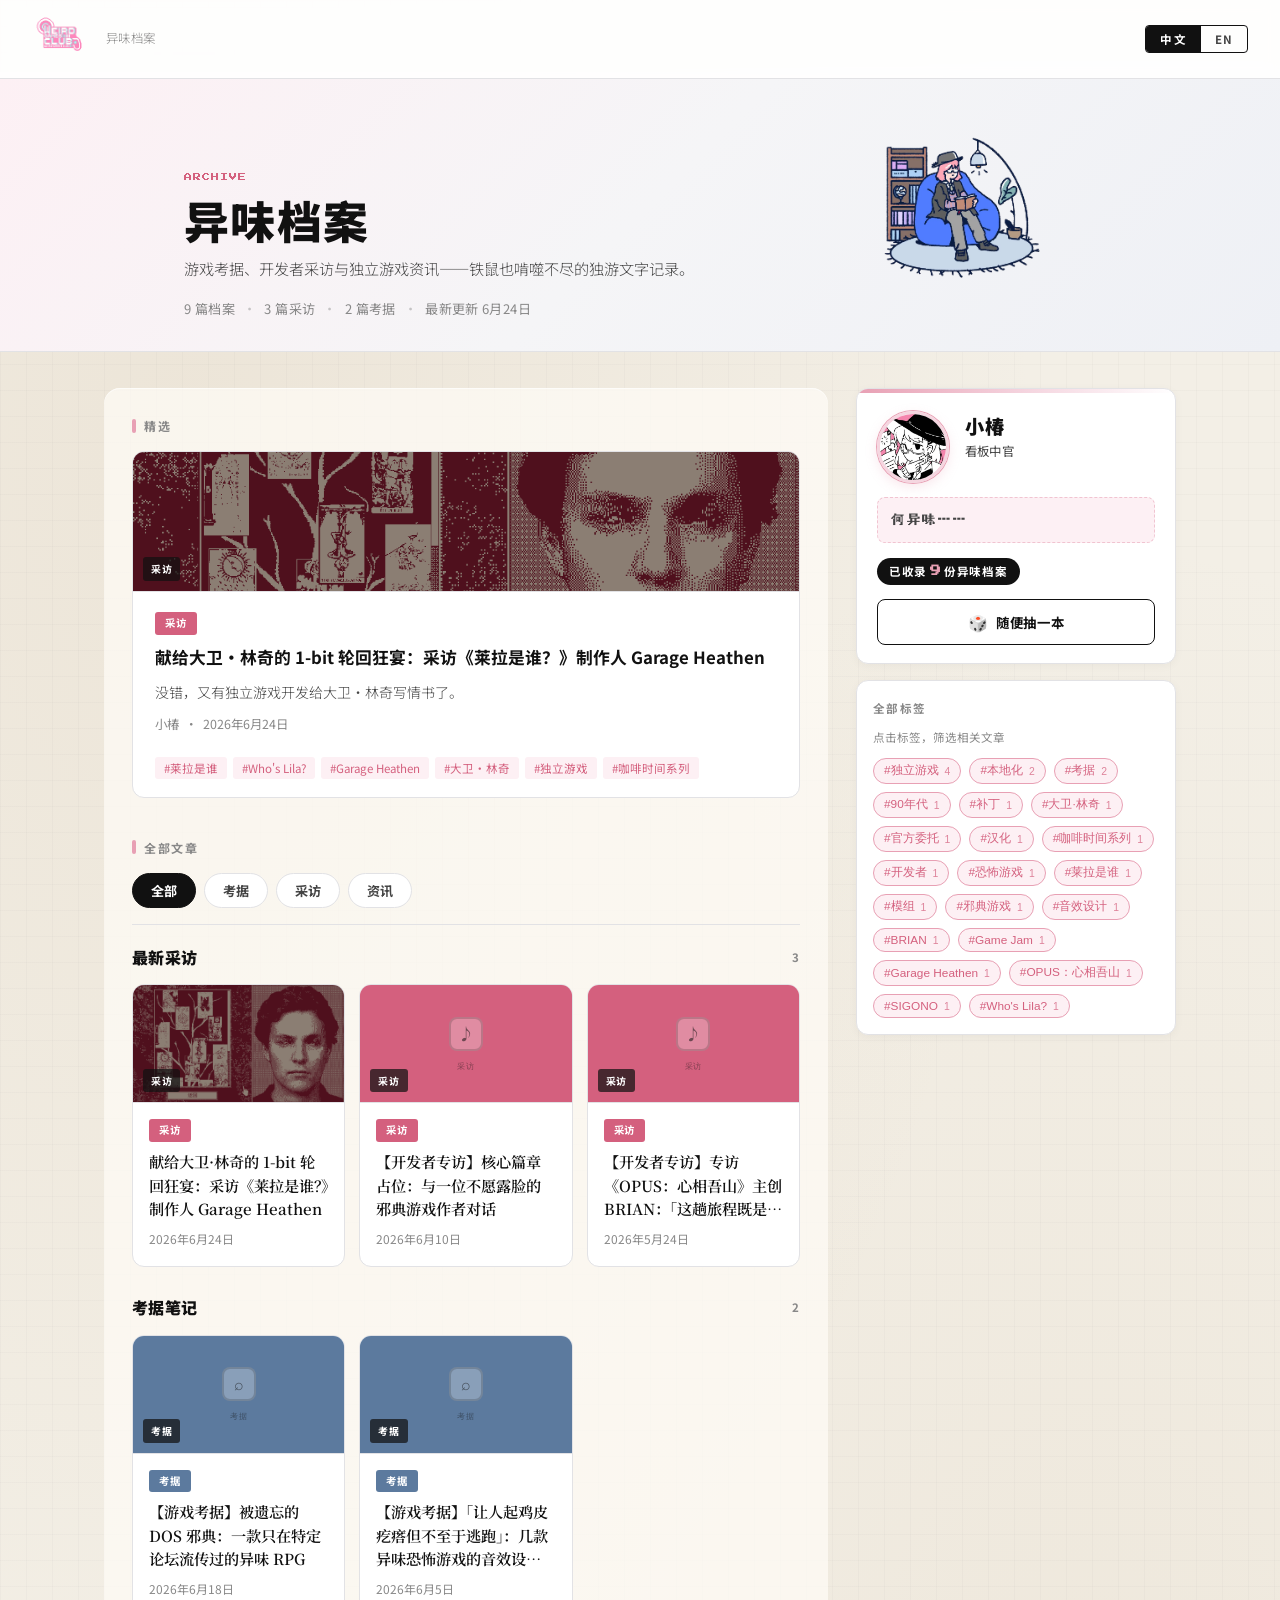
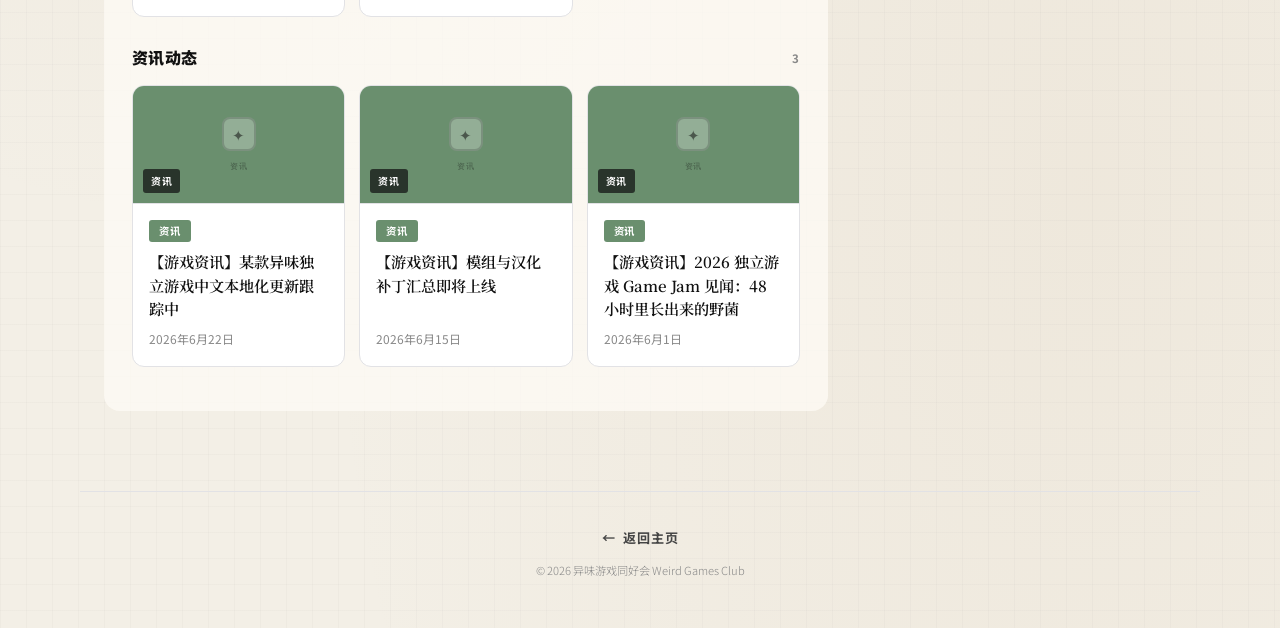
<file: archive.html>
<!DOCTYPE html>
<html lang="zh">
<head>
<meta charset="UTF-8">
<meta name="viewport" content="width=device-width, initial-scale=1.0">
<title>异味档案 | Weird Gems Archives — Weird Games Club</title>
<script src="js/site.js"></script>
<script>
setSiteMeta({
  path: 'archive.html',
  title: '异味档案 | Weird Gems Archives — Weird Games Club',
  description: '游戏考据、开发者采访与独立游戏资讯——铁鼠也啃噬不尽的独游文字记录。'
});
</script>
<style>
@import url('https://fonts.googleapis.com/css2?family=Noto+Sans+SC:wght@300;400;700;900&family=Noto+Serif+SC:wght@400;600&family=Press+Start+2P&display=swap');

@font-face {
  font-family: 'UranusPixel';
  src: url('Uranus_Pixel_11Px.ttf') format('truetype');
  font-display: swap;
}

:root {
  --white: #ffffff;
  --off-white: #f5f5f7;
  --ink: #111111;
  --ink-dim: #444444;
  --ink-faint: #888888;
  --pink: #e8a0b4;
  --pink-light: #f5d6e0;
  --pink-bg: #fdf0f4;
  --pink-deep: #d4607e;
  --border: #e2e2e5;
  --border-dark: #111111;
  --cat-research: #5c7a9e;
  --cat-interview: #d4607e;
  --cat-news: #6a8f6e;
}

* { box-sizing: border-box; margin: 0; padding: 0; }
html { scroll-behavior: smooth; }
body {
  background-color: #f3efe6;
  background-image:
    linear-gradient(90deg, rgba(17, 17, 17, 0.018) 1px, transparent 1px),
    linear-gradient(rgba(17, 17, 17, 0.018) 1px, transparent 1px),
    radial-gradient(ellipse at 15% 20%, rgba(196, 168, 130, 0.14) 0%, transparent 55%),
    radial-gradient(ellipse at 85% 80%, rgba(196, 168, 130, 0.1) 0%, transparent 50%);
  background-size: 26px 26px, 26px 26px, 100% 100%, 100% 100%;
  color: var(--ink);
  font-family: 'Noto Sans SC', sans-serif;
  overflow-x: hidden;
  line-height: 1.6;
}

/* ── 顶部栏 ── */
.lang-bar {
  position: fixed;
  top: 0; left: 0; right: 0;
  z-index: 100;
  background: rgba(255,255,255,0.92);
  border-bottom: 1px solid var(--border);
  padding: 10px 32px;
  display: flex;
  align-items: center;
  justify-content: space-between;
  gap: 16px;
  backdrop-filter: blur(8px);
}
.lang-bar-left {
  display: flex;
  align-items: center;
  gap: 16px;
  min-width: 0;
}
.lang-bar-logo {
  display: flex;
  align-items: center;
  text-decoration: none;
  line-height: 0;
  flex-shrink: 0;
  transition: transform 0.2s;
}
.lang-bar-logo:hover { transform: translateY(-1px); }
.site-logo-img {
  height: 58px;
  width: auto;
  max-width: 260px;
  display: block;
  object-fit: contain;
  animation: logo-neon-flicker 3.5s infinite;
}
@keyframes logo-neon-flicker {
  0%,18%,20%,22%,53%,55%,100% {
    filter:
      drop-shadow(0 0 2px var(--pink))
      drop-shadow(0 0 8px var(--pink))
      drop-shadow(0 0 18px rgba(232, 160, 180, 0.9))
      drop-shadow(0 0 30px rgba(232, 160, 180, 0.5));
  }
  19%,21%,54% {
    filter: drop-shadow(0 0 1px rgba(232, 160, 180, 0.2));
  }
}
.bar-title {
  font-size: 0.78rem;
  color: var(--ink-faint);
  font-weight: 300;
  letter-spacing: 0.04em;
}
.lang-switch { display: flex; border: 1px solid var(--border-dark); border-radius: 4px; overflow: hidden; }
.lang-btn {
  background: none; border: none;
  padding: 5px 14px;
  font-family: 'Noto Sans SC', sans-serif;
  font-size: 0.72rem; font-weight: 700;
  letter-spacing: 0.1em; cursor: pointer;
  color: var(--ink-dim); transition: all 0.15s;
}
.lang-btn.active { background: var(--ink); color: var(--white); }

/* ── Hero ── */
.hero {
  margin-top: 72px;
  position: relative;
  width: 100%;
  height: 280px;
  overflow: hidden;
  background: linear-gradient(135deg, var(--pink-bg) 0%, var(--off-white) 50%, #eef0f5 100%);
  border-bottom: 1px solid var(--border);
}
.hero-inner {
  max-width: 960px;
  margin: 0 auto;
  height: 100%;
  padding: 48px 24px 32px;
  display: flex;
  align-items: flex-end;
  justify-content: space-between;
  gap: 24px;
}
.hero-content {
  flex: 1;
  min-width: 0;
  display: flex;
  flex-direction: column;
  justify-content: flex-end;
  gap: 10px;
}
.hero-art {
  flex-shrink: 0;
  align-self: flex-end;
  display: flex;
  align-items: flex-end;
  justify-content: flex-end;
  pointer-events: none;
}
.hero-art img {
  display: block;
  height: min(240px, 88%);
  width: auto;
  max-width: min(280px, 36vw);
  object-fit: contain;
}
.hero-page-label {
  font-family: 'Press Start 2P', monospace;
  font-size: 0.5rem;
  color: var(--pink-deep);
  letter-spacing: 0.12em;
  text-transform: uppercase;
}
.hero-title {
  font-size: clamp(1.8rem, 4.5vw, 2.8rem);
  font-weight: 900;
  color: var(--ink);
  letter-spacing: 0.03em;
  line-height: 1.15;
}
.hero-desc {
  font-size: 0.95rem;
  color: var(--ink-dim);
  font-weight: 300;
  max-width: 560px;
  line-height: 1.75;
}
.hero-stats {
  display: flex;
  flex-wrap: wrap;
  align-items: center;
  gap: 8px;
  margin-top: 6px;
  font-size: 0.82rem;
  color: var(--ink-faint);
  letter-spacing: 0.03em;
}
.hero-stats-sep {
  opacity: 0.45;
}

/* ── 主体 ── */
.page-body {
  max-width: 1120px;
  margin: 0 auto;
  padding: 36px 24px 80px;
}
.archive-layout {
  display: grid;
  grid-template-columns: minmax(0, 1fr) 320px;
  gap: 28px;
  align-items: start;
}
.archive-main {
  min-width: 0;
  background: rgba(255, 252, 247, 0.72);
  border-radius: 16px;
  padding: 28px 28px 36px;
  box-shadow: inset 0 1px 0 rgba(255, 255, 255, 0.65);
}
.archive-sidebar {
  position: sticky;
  top: 88px;
}

/* ── 精选区 ── */
.featured-section {
  margin-bottom: 40px;
}
.section-label {
  font-size: 0.75rem;
  font-weight: 700;
  letter-spacing: 0.14em;
  color: var(--ink-faint);
  text-transform: uppercase;
  margin-bottom: 16px;
  display: flex;
  align-items: center;
  gap: 8px;
}
.section-label::before {
  content: '';
  width: 4px;
  height: 14px;
  background: var(--pink);
  border-radius: 2px;
}
.featured-grid {
  display: grid;
  gap: 16px;
}
.featured-grid.featured-count-1 {
  grid-template-columns: 1fr;
}
.featured-grid.featured-count-2 {
  grid-template-columns: repeat(2, minmax(0, 1fr));
}
.featured-grid.featured-count-3 {
  grid-template-columns: 1.4fr 1fr;
  grid-template-rows: auto auto;
}
.featured-card {
  background: var(--white);
  border: 1px solid var(--border);
  border-radius: 12px;
  overflow: hidden;
  text-decoration: none;
  color: var(--ink);
  display: flex;
  flex-direction: column;
  transition: border-color 0.2s, transform 0.2s, box-shadow 0.2s;
}
.featured-card:hover {
  border-color: var(--ink);
  transform: translateY(-2px);
  box-shadow: 0 8px 24px rgba(0,0,0,0.06);
}
.featured-count-3 .featured-card-hero {
  grid-row: span 2;
}
.featured-thumb {
  height: 140px;
  background: linear-gradient(145deg, var(--pink-light) 0%, var(--pink-bg) 100%);
  display: flex;
  align-items: center;
  justify-content: center;
  border-bottom: 1px solid var(--border);
  position: relative;
  overflow: hidden;
}
.featured-thumb.has-cover,
.feed-cover.has-cover,
.strip-card-thumb.has-cover {
  background: #eaeaea;
}
.featured-thumb.has-default,
.feed-cover.has-default,
.strip-card-thumb.has-default {
  position: relative;
}
.featured-thumb.has-default.cat-research,
.strip-card-thumb.has-default.cat-research,
.feed-cover.has-default.cat-research {
  background: linear-gradient(145deg, #d8e4ef 0%, #b8c9da 100%);
}
.featured-thumb.has-default.cat-interview,
.strip-card-thumb.has-default.cat-interview,
.feed-cover.has-default.cat-interview {
  background: linear-gradient(145deg, #f5d6e0 0%, #e8a0b4 100%);
}
.featured-thumb.has-default.cat-news,
.strip-card-thumb.has-default.cat-news,
.feed-cover.has-default.cat-news {
  background: linear-gradient(145deg, #dce8dc 0%, #b8cfb8 100%);
}
.thumb-default-mark {
  position: absolute;
  inset: 0;
  display: flex;
  flex-direction: column;
  align-items: center;
  justify-content: center;
  gap: 8px;
}
.thumb-default-glyph {
  width: 34px;
  height: 34px;
  border: 2px solid rgba(17, 17, 17, 0.18);
  border-radius: 8px;
  background: rgba(255, 255, 255, 0.28);
  position: relative;
}
.thumb-default-mark.cat-research .thumb-default-glyph::before {
  content: '⌕';
  position: absolute;
  inset: 0;
  display: flex;
  align-items: center;
  justify-content: center;
  font-size: 1rem;
  color: rgba(17, 17, 17, 0.55);
}
.thumb-default-mark.cat-interview .thumb-default-glyph::before {
  content: '♪';
  position: absolute;
  inset: 0;
  display: flex;
  align-items: center;
  justify-content: center;
  font-size: 1rem;
  color: rgba(17, 17, 17, 0.55);
}
.thumb-default-mark.cat-news .thumb-default-glyph::before {
  content: '✦';
  position: absolute;
  inset: 0;
  display: flex;
  align-items: center;
  justify-content: center;
  font-size: 0.95rem;
  color: rgba(17, 17, 17, 0.55);
}
.thumb-default-text {
  font-family: 'Press Start 2P', monospace;
  font-size: 0.48rem;
  letter-spacing: 0.08em;
  color: rgba(17, 17, 17, 0.42);
}
.featured-thumb.has-default .featured-thumb-label,
.strip-card-thumb.has-default .featured-thumb-label,
.feed-cover.has-default .featured-thumb-label {
  position: absolute;
  left: 10px;
  bottom: 10px;
  background: rgba(17, 17, 17, 0.72);
  color: var(--white);
  padding: 4px 8px;
  border-radius: 3px;
  font-family: 'Noto Sans SC', sans-serif;
  font-size: 0.62rem;
  font-weight: 700;
  letter-spacing: 0.06em;
  opacity: 1;
}
.featured-thumb.has-cover img,
.feed-cover.has-cover img,
.strip-card-thumb.has-cover img {
  width: 100%;
  height: 100%;
  object-fit: cover;
  display: block;
}
.featured-thumb.has-cover .featured-thumb-label,
.strip-card-thumb.has-cover .featured-thumb-label,
.feed-cover.has-cover .featured-thumb-label {
  position: absolute;
  left: 10px;
  bottom: 10px;
  background: rgba(17, 17, 17, 0.72);
  color: var(--white);
  padding: 4px 8px;
  border-radius: 3px;
  font-family: 'Noto Sans SC', sans-serif;
  font-size: 0.62rem;
  font-weight: 700;
  letter-spacing: 0.06em;
  opacity: 1;
}
.featured-count-1 .featured-card-hero,
.featured-count-2 .featured-card-hero {
  grid-row: auto;
}
.featured-card-hero .featured-thumb { height: 200px; }
.featured-count-1 .featured-card-hero .featured-thumb { height: 220px; }
.featured-thumb-label {
  font-family: 'Press Start 2P', monospace;
  font-size: 0.55rem;
  color: var(--pink-deep);
  letter-spacing: 0.08em;
  opacity: 0.7;
}
.featured-body {
  padding: 20px 22px 22px;
  display: flex;
  flex-direction: column;
  gap: 10px;
  flex: 1;
}
.featured-title {
  font-size: 1.05rem;
  font-weight: 700;
  line-height: 1.5;
  color: var(--ink);
}
.featured-card-hero .featured-title { font-size: 1.15rem; }
.featured-excerpt {
  font-size: 0.88rem;
  color: var(--ink-dim);
  font-weight: 300;
  line-height: 1.75;
  display: -webkit-box;
  -webkit-line-clamp: 3;
  -webkit-box-orient: vertical;
  overflow: hidden;
}

/* ── 分类标签 ── */
.article-cat {
  display: inline-block;
  font-size: 0.65rem;
  font-weight: 700;
  letter-spacing: 0.08em;
  padding: 3px 10px;
  border-radius: 3px;
  color: var(--white);
  width: fit-content;
}
.cat-research { background: var(--cat-research); }
.cat-interview { background: var(--cat-interview); }
.cat-news { background: var(--cat-news); }

.article-meta {
  font-size: 0.78rem;
  color: var(--ink-faint);
  font-weight: 400;
  margin-top: auto;
}
.meta-sep { margin: 0 6px; }

/* ── 筛选栏 ── */
.filter-bar {
  display: flex;
  align-items: center;
  gap: 8px;
  flex-wrap: wrap;
  margin-bottom: 20px;
  padding-bottom: 16px;
  border-bottom: 1px solid var(--border);
}
.filter-tab {
  background: var(--white);
  border: 1px solid var(--border);
  border-radius: 20px;
  padding: 7px 18px;
  font-family: 'Noto Sans SC', sans-serif;
  font-size: 0.82rem;
  font-weight: 700;
  color: var(--ink-dim);
  cursor: pointer;
  transition: all 0.15s;
}
.filter-tab:hover {
  border-color: var(--ink);
  color: var(--ink);
}
.filter-tab.active {
  background: var(--ink);
  border-color: var(--ink);
  color: var(--white);
}
.tag-filter-banner {
  display: flex;
  align-items: center;
  justify-content: space-between;
  gap: 12px;
  flex-wrap: wrap;
  margin-bottom: 18px;
  padding: 12px 16px;
  background: var(--pink-bg);
  border: 1px dashed rgba(232, 160, 180, 0.65);
  border-radius: 10px;
}
.tag-filter-label {
  font-size: 0.88rem;
  color: var(--ink-dim);
}
.tag-filter-label strong {
  color: var(--pink-deep);
  font-weight: 700;
}
.tag-filter-clear {
  background: var(--white);
  border: 1px solid var(--border-dark);
  border-radius: 999px;
  padding: 6px 14px;
  font-family: 'Noto Sans SC', sans-serif;
  font-size: 0.78rem;
  font-weight: 700;
  color: var(--ink);
  cursor: pointer;
  transition: all 0.15s;
}
.tag-filter-clear:hover {
  background: var(--ink);
  color: var(--white);
}

/* ── 文章列表 ── */
.feed-list {
  list-style: none;
  display: flex;
  flex-direction: column;
  gap: 0;
  background: var(--white);
  border: 1px solid var(--border);
  border-radius: 12px;
  overflow: hidden;
}
.feed-item {
  border-bottom: 1px solid var(--border);
}
.feed-item:last-child { border-bottom: none; }
.feed-link {
  display: flex;
  flex-direction: column;
  gap: 10px;
  padding: 24px 28px;
  color: var(--ink);
  transition: background 0.15s;
}
.feed-core {
  display: flex;
  align-items: center;
  gap: 16px;
  text-decoration: none;
  color: inherit;
}
.feed-link:hover {
  background: var(--off-white);
}
.feed-tags-bar {
  display: flex;
  flex-wrap: wrap;
  gap: 6px;
  padding-left: 128px;
}
.featured-card-link {
  display: flex;
  flex-direction: column;
  flex: 1;
  text-decoration: none;
  color: inherit;
}
.featured-card-tags {
  padding: 0 22px 18px;
}
.feed-cover {
  width: 112px;
  height: 84px;
  flex-shrink: 0;
  border-radius: 8px;
  overflow: hidden;
  border: 1px solid var(--border);
  align-self: center;
  position: relative;
}
.feed-link:hover .feed-arrow {
  transform: translateX(4px);
  color: var(--ink);
}
.feed-main {
  flex: 1;
  min-width: 0;
  display: flex;
  flex-direction: column;
  gap: 8px;
}
.feed-head {
  display: flex;
  align-items: center;
  gap: 12px;
  flex-wrap: wrap;
}
.feed-date {
  font-size: 0.75rem;
  color: var(--ink-faint);
  font-weight: 400;
}
.feed-title {
  font-family: 'Noto Serif SC', serif;
  font-size: 1.05rem;
  font-weight: 600;
  line-height: 1.55;
  color: var(--ink);
}
.feed-excerpt {
  font-size: 0.88rem;
  color: var(--ink-dim);
  font-weight: 300;
  line-height: 1.75;
  display: -webkit-box;
  -webkit-line-clamp: 2;
  -webkit-box-orient: vertical;
  overflow: hidden;
}
.feed-foot {
  display: flex;
  align-items: center;
  gap: 16px;
  flex-wrap: wrap;
  margin-top: 4px;
}
.feed-author {
  font-size: 0.78rem;
  color: var(--ink-faint);
}
.feed-tags {
  display: flex;
  flex-wrap: wrap;
  gap: 6px;
}
.article-tag {
  font-size: 0.72rem;
  color: var(--pink-deep);
  background: var(--pink-bg);
  padding: 2px 8px;
  border-radius: 3px;
  border: 1px solid transparent;
  cursor: pointer;
  transition: all 0.15s;
  font-family: inherit;
}
button.article-tag {
  appearance: none;
  -webkit-appearance: none;
}
a.article-tag {
  text-decoration: none;
  display: inline-block;
}
.article-tag:hover,
.article-tag.is-active {
  background: var(--pink-deep);
  color: var(--white);
  border-color: var(--pink-deep);
}
.featured-body .feed-tags {
  margin-top: 2px;
}
.feed-arrow {
  font-size: 1.1rem;
  color: var(--ink-faint);
  flex-shrink: 0;
  transition: transform 0.2s, color 0.2s;
}
.feed-link:hover .feed-arrow {
  transform: translateX(4px);
  color: var(--ink);
}

/* ── 分类分区 ── */
.category-sections {
  display: flex;
  flex-direction: column;
  gap: 28px;
  margin-bottom: 8px;
}
.category-strip-head {
  display: flex;
  align-items: center;
  justify-content: space-between;
  gap: 12px;
  margin-bottom: 14px;
}
.category-strip-title {
  font-size: 1rem;
  font-weight: 900;
  color: var(--ink);
  letter-spacing: 0.03em;
}
.category-strip-count {
  font-size: 0.72rem;
  color: var(--ink-faint);
  font-weight: 700;
  letter-spacing: 0.08em;
}
.category-strip-row {
  display: grid;
  grid-template-columns: repeat(3, minmax(0, 1fr));
  gap: 14px;
}
.strip-card {
  background: var(--white);
  border: 1px solid var(--border);
  border-radius: 12px;
  overflow: hidden;
  text-decoration: none;
  color: var(--ink);
  display: flex;
  flex-direction: column;
  transition: border-color 0.2s, transform 0.2s, box-shadow 0.2s;
}
.strip-card:hover {
  border-color: var(--ink);
  transform: translateY(-2px);
  box-shadow: 0 8px 20px rgba(0, 0, 0, 0.05);
}
.strip-card-thumb {
  height: 118px;
  border-bottom: 1px solid var(--border);
  position: relative;
  overflow: hidden;
}
.strip-card-body {
  padding: 16px 16px 18px;
  display: flex;
  flex-direction: column;
  gap: 8px;
  flex: 1;
}
.strip-card-title {
  font-family: 'Noto Serif SC', serif;
  font-size: 0.95rem;
  font-weight: 600;
  line-height: 1.55;
  display: -webkit-box;
  -webkit-line-clamp: 3;
  -webkit-box-orient: vertical;
  overflow: hidden;
}
.strip-card-meta {
  margin-top: auto;
  font-size: 0.75rem;
  color: var(--ink-faint);
}
.category-strip-empty {
  grid-column: 1 / -1;
  padding: 28px 18px;
  text-align: center;
  color: var(--ink-faint);
  font-size: 0.88rem;
  background: rgba(255, 255, 255, 0.72);
  border: 1px dashed var(--border);
  border-radius: 12px;
}

/* ── 侧栏角色卡 ── */
.side-char-card {
  background: var(--white);
  border: 1px solid var(--border);
  border-radius: 12px;
  padding: 22px 20px 18px;
  box-shadow: 0 2px 10px rgba(0, 0, 0, 0.04);
  position: relative;
  overflow: hidden;
}
.side-char-card::before {
  content: '';
  position: absolute;
  top: 0;
  left: 0;
  right: 0;
  height: 4px;
  background: linear-gradient(90deg, var(--pink) 0%, var(--pink-light) 55%, transparent 100%);
}
.side-char-top {
  display: flex;
  align-items: flex-start;
  gap: 16px;
  margin-bottom: 14px;
}
.side-avatar {
  width: 72px;
  height: 72px;
  border-radius: 50%;
  object-fit: cover;
  border: 3px solid var(--pink-light);
  box-shadow: 0 0 0 1px var(--pink), 0 4px 12px rgba(232, 160, 180, 0.25);
  flex-shrink: 0;
}
.side-char-info {
  display: flex;
  flex-direction: column;
  gap: 4px;
  min-width: 0;
  padding-top: 4px;
}
.side-char-name {
  font-size: 1.2rem;
  font-weight: 900;
  color: var(--ink);
  letter-spacing: 0.04em;
  line-height: 1.2;
}
.side-char-title {
  font-size: 0.78rem;
  color: var(--ink-dim);
  font-weight: 400;
  line-height: 1.45;
  letter-spacing: 0.02em;
}
html[lang="en"] .side-char-title {
  font-size: 0.72rem;
  letter-spacing: 0.01em;
}
.side-char-line {
  font-family: 'UranusPixel', 'Press Start 2P', monospace;
  font-size: 0.92rem;
  color: var(--ink-dim);
  letter-spacing: 0.04em;
  line-height: 1.6;
  padding: 10px 12px;
  margin-bottom: 14px;
  background: var(--pink-bg);
  border-radius: 8px;
  border: 1px dashed rgba(232, 160, 180, 0.55);
}
html[lang="en"] .side-char-line {
  font-size: 0.82rem;
}
.side-char-badge {
  display: inline-flex;
  align-items: center;
  align-self: flex-start;
  padding: 6px 12px;
  background: var(--ink);
  color: var(--white);
  font-size: 0.72rem;
  font-weight: 700;
  letter-spacing: 0.06em;
  border-radius: 999px;
  line-height: 1.3;
  margin-bottom: 14px;
}
.side-char-badge .archive-count {
  color: var(--pink);
  font-family: 'Press Start 2P', monospace;
  font-size: 0.68rem;
  margin: 0 3px;
  letter-spacing: 0;
}
.random-archive-btn {
  width: 100%;
  display: inline-flex;
  align-items: center;
  justify-content: center;
  gap: 8px;
  padding: 12px 16px;
  border: 1px solid var(--border-dark);
  border-radius: 8px;
  background: var(--white);
  color: var(--ink);
  font-family: 'Noto Sans SC', sans-serif;
  font-size: 0.84rem;
  font-weight: 700;
  letter-spacing: 0.04em;
  cursor: pointer;
  transition: all 0.15s;
}
.random-archive-btn:hover {
  background: var(--ink);
  color: var(--white);
}
.random-archive-btn-icon {
  font-size: 1rem;
  line-height: 1;
}

/* ── 侧栏标签云（frontmatter 手写 tags） ── */
.archive-tag-cloud {
  margin-top: 16px;
  background: var(--white);
  border: 1px solid var(--border);
  border-radius: 12px;
  padding: 18px 16px 16px;
  box-shadow: 0 2px 10px rgba(0, 0, 0, 0.04);
}
.archive-tag-cloud.hidden { display: none; }
.archive-tag-cloud-title {
  font-size: 0.72rem;
  font-weight: 700;
  letter-spacing: 0.12em;
  color: var(--ink-faint);
  text-transform: uppercase;
  margin-bottom: 12px;
}
.archive-tag-cloud-note {
  font-size: 0.72rem;
  line-height: 1.5;
  color: var(--ink-faint);
  margin-bottom: 12px;
}
.archive-tag-cloud-list {
  display: flex;
  flex-wrap: wrap;
  gap: 8px;
}
.archive-tag-cloud-item {
  display: inline-flex;
  align-items: center;
  gap: 6px;
  font-size: 0.74rem;
  color: var(--pink-deep);
  background: var(--pink-bg);
  padding: 4px 10px;
  border-radius: 999px;
  border: 1px solid var(--pink);
  cursor: pointer;
  transition: all 0.15s;
}
.archive-tag-cloud-item:hover,
.archive-tag-cloud-item.is-active {
  background: var(--pink-deep);
  color: var(--white);
  border-color: var(--pink-deep);
}
.archive-tag-count {
  font-size: 0.65rem;
  opacity: 0.75;
}

/* ── 加载更多 / 空状态 ── */
.load-more-wrap {
  display: flex;
  justify-content: center;
  margin-top: 28px;
}
.load-more-btn {
  background: var(--white);
  border: 1px solid var(--border-dark);
  border-radius: 6px;
  padding: 12px 32px;
  font-family: 'Noto Sans SC', sans-serif;
  font-size: 0.85rem;
  font-weight: 700;
  color: var(--ink);
  cursor: pointer;
  letter-spacing: 0.06em;
  transition: all 0.15s;
}
.load-more-btn:hover {
  background: var(--ink);
  color: var(--white);
}
.empty-state {
  text-align: center;
  padding: 48px 24px;
  color: var(--ink-faint);
  font-size: 0.9rem;
}
.hidden { display: none !important; }

/* ── 底部 ── */
.page-footer {
  text-align: center;
  padding: 32px 24px 48px;
  border-top: 1px solid var(--border);
  max-width: 1120px;
  margin: 0 auto;
}
.footer-back {
  display: inline-flex;
  align-items: center;
  gap: 8px;
  text-decoration: none;
  color: var(--ink-dim);
  font-size: 0.82rem;
  font-weight: 700;
  letter-spacing: 0.06em;
  transition: color 0.15s;
}
.footer-back:hover { color: var(--ink); }
.footer-copy {
  font-size: 0.7rem;
  color: var(--ink-faint);
  font-weight: 300;
  margin-top: 12px;
}

/* ── 返回顶部 ── */
.back-to-top {
  position: fixed;
  right: calc(18px + env(safe-area-inset-right));
  bottom: calc(22px + env(safe-area-inset-bottom));
  z-index: 90;
  width: 38px;
  height: 38px;
  border: 1px solid var(--border-dark);
  background: rgba(255, 255, 255, 0.96);
  border-radius: 6px;
  cursor: pointer;
  display: flex;
  align-items: center;
  justify-content: center;
  opacity: 0;
  visibility: hidden;
  pointer-events: none;
  transition: opacity 0.25s, visibility 0.25s, transform 0.2s;
  box-shadow: 0 2px 12px rgba(0, 0, 0, 0.1);
}
.back-to-top.visible {
  opacity: 1;
  visibility: visible;
  pointer-events: auto;
}
.back-to-top:hover { transform: translateY(-2px); }
.back-to-top-triangle {
  width: 0; height: 0;
  border-left: 7px solid transparent;
  border-right: 7px solid transparent;
  border-bottom: 9px solid var(--ink);
  margin-top: -2px;
}

/* ── 响应式 ── */
@media (max-width: 768px) {
  .archive-layout {
    grid-template-columns: 1fr;
  }
  .archive-sidebar {
    position: static;
    order: 2;
  }
  .archive-main {
    order: 1;
  }
  .featured-grid.featured-count-2,
  .featured-grid.featured-count-3 {
    grid-template-columns: 1fr;
    grid-template-rows: auto;
  }
  .featured-count-1 .featured-card-hero,
  .featured-count-2 .featured-card-hero,
  .featured-count-3 .featured-card-hero {
    grid-row: auto;
  }
  .featured-card-hero .featured-thumb,
  .featured-count-1 .featured-card-hero .featured-thumb { height: 140px; }
  .category-strip-row {
    grid-template-columns: 1fr;
  }
  .feed-link { padding: 18px 20px; }
  .feed-tags-bar { padding-left: 0; }
  .feed-arrow { display: none; }
}

@media (max-width: 576px) {
  .lang-bar { padding: 8px 16px; }
  .site-logo-img { height: 44px; max-width: 200px; }
  .bar-title { display: none; }
  .hero { height: 220px; }
  .hero-inner { padding: 32px 16px 24px; gap: 12px; }
  .hero-art img {
    height: min(150px, 72%);
    max-width: min(140px, 38vw);
  }
  .page-body { padding: 24px 16px 60px; }
  .archive-main { padding: 20px 16px 28px; }
}

/* ── 双语 ── */
.lang-zh, .lang-en { display: none; }
.side-char-card .lang-zh.visible,
.side-char-card .lang-en.visible {
  display: block;
}
.side-char-card .side-char-badge.lang-zh.visible,
.side-char-card .side-char-badge.lang-en.visible {
  display: inline-flex;
}
.lang-zh-inline, .lang-en-inline { display: none; }
.lang-zh-inline.visible, .lang-en-inline.visible { display: inline; }
</style>
</head>
<body>

<div class="lang-bar">
  <div class="lang-bar-left">
    <a class="lang-bar-logo" href="index.html" aria-label="返回主页">
      <img class="site-logo-img" src="logo2.png" alt="Weird Games Club">
    </a>
    <span class="bar-title">
      <span class="lang-zh-inline">异味档案</span>
      <span class="lang-en-inline">Weird Gems Archives</span>
    </span>
  </div>
  <div class="lang-switch">
    <button class="lang-btn" id="btnZH" onclick="setLang('zh')">中文</button>
    <button class="lang-btn" id="btnEN" onclick="setLang('en')">EN</button>
  </div>
</div>

<div class="hero">
  <div class="hero-inner">
    <div class="hero-content">
      <div class="hero-page-label">
        <span class="lang-zh-inline">ARCHIVE</span>
        <span class="lang-en-inline">ARCHIVE</span>
      </div>
      <h1 class="hero-title">
        <span class="lang-zh-inline">异味档案</span>
        <span class="lang-en-inline">Weird Gems Archives</span>
      </h1>
      <p class="hero-desc">
        <span class="lang-zh-inline">游戏考据、开发者采访与独立游戏资讯——铁鼠也啃噬不尽的独游文字记录。</span>
        <span class="lang-en-inline">Game research, developer interviews, and indie news that even Tesso can't eat away.</span>
      </p>
      <div class="hero-stats" id="heroStats" aria-live="polite"></div>
    </div>
    <div class="hero-art" aria-hidden="true">
      <img src="read.png" alt="">
    </div>
  </div>
</div>

<div class="page-body">
<div class="archive-layout">

  <div class="archive-main">

  <section class="featured-section" id="featuredSection">
    <div class="section-label">
      <span class="lang-zh-inline">精选</span>
      <span class="lang-en-inline">Featured</span>
    </div>
    <div class="featured-grid" id="featuredGrid"></div>
  </section>

  <section class="feed-section">
    <div class="section-label">
      <span class="lang-zh-inline">全部文章</span>
      <span class="lang-en-inline">All Posts</span>
    </div>

    <div class="filter-bar" role="tablist">
      <button class="filter-tab active" data-filter="all" type="button">
        <span class="lang-zh-inline">全部</span>
        <span class="lang-en-inline">All</span>
      </button>
      <button class="filter-tab" data-filter="research" type="button">
        <span class="lang-zh-inline">考据</span>
        <span class="lang-en-inline">Research</span>
      </button>
      <button class="filter-tab" data-filter="interview" type="button">
        <span class="lang-zh-inline">采访</span>
        <span class="lang-en-inline">Interviews</span>
      </button>
      <button class="filter-tab" data-filter="news" type="button">
        <span class="lang-zh-inline">资讯</span>
        <span class="lang-en-inline">News</span>
      </button>
    </div>

    <div class="tag-filter-banner hidden" id="tagFilterBanner">
      <span class="tag-filter-label" id="tagFilterLabel"></span>
      <button class="tag-filter-clear" id="clearTagFilter" type="button">
        <span class="lang-zh-inline">清除标签</span>
        <span class="lang-en-inline">Clear tag</span>
      </button>
    </div>

    <div class="category-sections" id="categorySections"></div>

    <div id="feedSection">
      <ul class="feed-list" id="feedList"></ul>

      <div class="empty-state hidden" id="emptyState">
        <span class="lang-zh-inline">暂无文章，野菌还在酝酿中……</span>
        <span class="lang-en-inline">No posts yet — the mushrooms are still brewing…</span>
      </div>

      <div class="load-more-wrap">
        <button class="load-more-btn hidden" id="loadMoreBtn" type="button">
          <span class="lang-zh-inline">加载更多</span>
          <span class="lang-en-inline">Load More</span>
        </button>
      </div>
    </div>
  </section>

  </div>

  <aside class="archive-sidebar">
    <div class="side-char-card">
      <div class="side-char-top">
        <img class="side-avatar" src="slj.jpg" alt="">
        <div class="side-char-info">
          <div class="side-char-name lang-zh">小椿</div>
          <div class="side-char-name lang-en">Kakihara</div>
          <div class="side-char-title lang-zh">看板中官</div>
          <div class="side-char-title lang-en">21st-century priest of Attis</div>
        </div>
      </div>
      <div class="side-char-line lang-zh">何异味……</div>
      <div class="side-char-line lang-en">WTF</div>
      <div class="side-char-badge lang-zh">已收录 <span class="archive-count">0</span> 份异味档案</div>
      <div class="side-char-badge lang-en"><span class="archive-count">0</span> weird gems archived</div>
      <button class="random-archive-btn" id="randomArchiveBtn" type="button" onclick="return window.archivePickRandom &amp;&amp; window.archivePickRandom(event)">
        <span class="random-archive-btn-icon" aria-hidden="true">🎲</span>
        <span class="lang-zh-inline">随便抽一本</span>
        <span class="lang-en-inline">Pick one at random</span>
      </button>
    </div>

    <div class="archive-tag-cloud hidden" id="archiveTagCloud">
      <div class="archive-tag-cloud-title">
        <span class="lang-zh-inline">全部标签</span>
        <span class="lang-en-inline">All tags</span>
      </div>
      <p class="archive-tag-cloud-note">
        <span class="lang-zh-inline">点击标签，筛选相关文章</span>
        <span class="lang-en-inline">Click a tag to filter articles</span>
      </p>
      <div class="archive-tag-cloud-list" id="archiveTagCloudList"></div>
    </div>
  </aside>

</div>
</div>

<button class="back-to-top" id="backToTop" type="button" aria-label="返回顶部" onclick="window.scrollTo({top:0,behavior:'smooth'})">
  <span class="back-to-top-triangle"></span>
</button>

<div class="page-footer">
  <a class="footer-back" href="index.html">
    ← <span class="lang-zh-inline">返回主页</span><span class="lang-en-inline">Back to Home</span>
  </a>
  <div class="footer-copy">© 2026 异味游戏同好会 Weird Games Club</div>
</div>

<script src="js/images.js"></script>
<script src="js/archive-data.js"></script>
<script src="archive.js"></script>
<script>
registerSiteLangHook(function(lang) {
  if (window.archiveOnLangChange) window.archiveOnLangChange(lang);
});
(function() {
  const btn = document.getElementById('backToTop');
  if (!btn) return;
  const toggle = () => btn.classList.toggle('visible', window.scrollY > 280);
  window.addEventListener('scroll', toggle, { passive: true });
  toggle();
})();
</script>
</body>
</html>
</file>
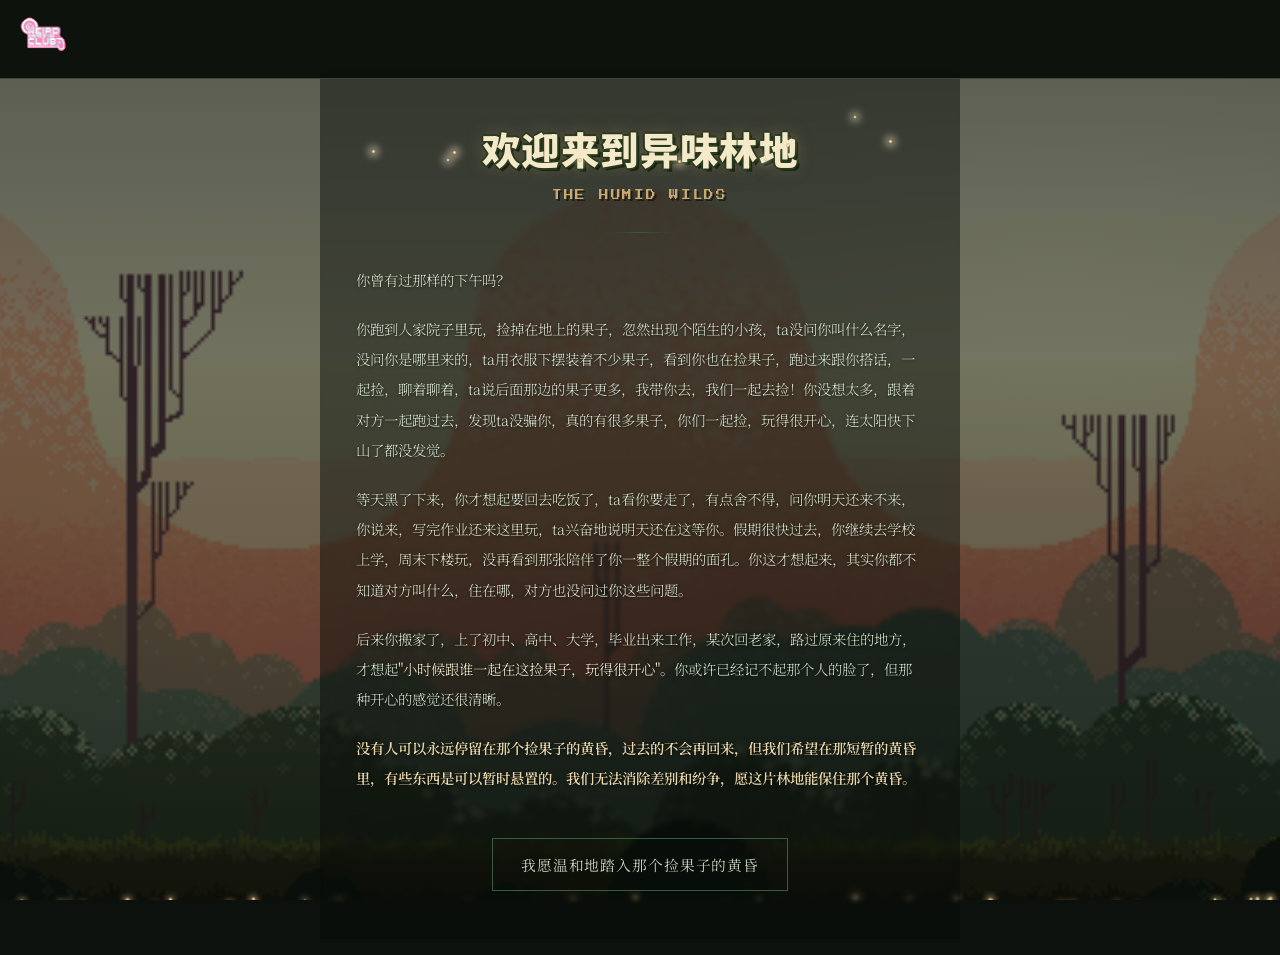
<file: forest.html>
<!DOCTYPE html>
<html lang="zh">
<head>
<meta charset="UTF-8">
<meta name="viewport" content="width=device-width, initial-scale=1.0">
<title>异味林地 | The Humid Wilds</title>
<style>
  @import url('https://fonts.googleapis.com/css2?family=Noto+Serif+SC:wght@300;400;600&family=Noto+Sans+SC:wght@300;400&family=Press+Start+2P&display=swap');

  :root {
    --bg: #0d110e;
    --moss: #3a5c3e;
    --pale-moss: #6a8f6e;
    --mushroom: #c8a96e;
    --pale-mushroom: #e8d5a8;
    --text: #c8d4c0;
    --text-dim: #7a9070;
  }

  * { box-sizing: border-box; margin: 0; padding: 0; }

  body {
    background: var(--bg);
    color: var(--text);
    font-family: 'Noto Serif SC', serif;
    min-height: 100vh;
    overflow-x: hidden;
    position: relative;
    display: flex;
    align-items: center;
    justify-content: center;
    padding: calc(72px + env(safe-area-inset-top)) 16px calc(16px + env(safe-area-inset-bottom));
  }

  /* ── 顶部栏（返回同好会主页） ── */
  .wilds-top-bar {
    position: fixed;
    top: 0;
    left: 0;
    right: 0;
    z-index: 20;
    display: flex;
    align-items: center;
    justify-content: space-between;
    gap: 12px;
    padding: calc(10px + env(safe-area-inset-top)) calc(16px + env(safe-area-inset-right)) 10px calc(16px + env(safe-area-inset-left));
    background: rgba(8, 12, 8, 0.92);
    border-bottom: 1px solid rgba(106, 143, 110, 0.45);
    backdrop-filter: blur(8px);
  }
  .lang-bar-logo {
    display: flex;
    align-items: center;
    text-decoration: none;
    line-height: 0;
    flex-shrink: 0;
    transition: transform 0.2s;
  }
  .lang-bar-logo:hover { transform: translateY(-1px); }
  .site-logo-img {
    height: 58px;
    width: auto;
    max-width: 260px;
    display: block;
    object-fit: contain;
    animation: logo-neon-flicker 3.5s infinite;
  }
  @keyframes logo-neon-flicker {
    0%,18%,20%,22%,53%,55%,100% {
      filter:
        drop-shadow(0 0 2px #e8a0b4)
        drop-shadow(0 0 8px #e8a0b4)
        drop-shadow(0 0 18px rgba(232, 160, 180, 0.9))
        drop-shadow(0 0 30px rgba(232, 160, 180, 0.5));
    }
    19%,21%,54% {
      filter: drop-shadow(0 0 1px rgba(232, 160, 180, 0.2));
    }
  }

  /* ── 背景图片 ── */
  .forest-bg {
    position: fixed;
    inset: 0;
    z-index: 0;
    pointer-events: none;
    overflow: hidden;
    background-image: url('Hills-Free.png');
    background-size: cover;
    background-position: center;
    background-repeat: no-repeat;
  }
  /* 图片上叠一层暗色蒙版，保证文字可读 */
  .forest-bg::before {
    content: '';
    position: absolute;
    inset: 0;
    background: linear-gradient(
      to bottom,
      rgba(5,8,5,0.65) 0%,
      rgba(5,8,5,0.55) 40%,
      rgba(5,8,5,0.7) 100%
    );
  }
  /* 漂浮孢子，叠加在图片之上增加氛围 */
  .spore {
    position: absolute;
    border-radius: 50%;
    background: radial-gradient(circle, rgba(244,233,201,0.95) 0%, rgba(200,169,110,0.5) 60%, transparent 100%);
    box-shadow: 0 0 6px 1px rgba(200,169,110,0.7);
    animation: float linear infinite;
  }
  .spore.flicker {
    animation: float linear infinite, flicker ease-in-out infinite;
  }
  @keyframes float {
    0%   { transform: translateY(0) translateX(0) scale(0.6); opacity: 0; }
    8%   { opacity: 1; }
    50%  { transform: translateY(-50vh) translateX(calc(var(--drift) * 0.5)) scale(1); }
    92%  { opacity: 0.9; }
    100% { transform: translateY(-105vh) translateX(var(--drift)) scale(0.7); opacity: 0; }
  }
  @keyframes flicker {
    0%, 100% { filter: brightness(1); }
    50%      { filter: brightness(2.6); }
  }
  /* 标题周边专属的点缀孢子 */
  .title-spore {
    position: absolute;
    border-radius: 50%;
    background: radial-gradient(circle, rgba(255,243,218,1) 0%, rgba(200,169,110,0.6) 55%, transparent 100%);
    box-shadow: 0 0 8px 2px rgba(244,233,201,0.8);
    pointer-events: none;
    animation: titleTwinkle ease-in-out infinite;
  }
  @keyframes titleTwinkle {
    0%, 100% { opacity: 0.15; transform: scale(0.7); }
    50%      { opacity: 1; transform: scale(1.15); }
  }
  /* 缓慢飘动的雾气层，增加画面呼吸感 */
  .mist-layer {
    position: absolute;
    inset: -15% -15%;
    background:
      radial-gradient(ellipse 45% 30% at 25% 65%, rgba(200,169,110,0.06) 0%, transparent 70%),
      radial-gradient(ellipse 40% 28% at 75% 35%, rgba(180,200,170,0.05) 0%, transparent 70%);
    animation: drift 24s ease-in-out infinite alternate;
  }
  @keyframes drift {
    0%   { transform: translateX(-4%) translateY(0) scale(1); }
    100% { transform: translateX(4%) translateY(-3%) scale(1.08); }
  }

  /* ── 入场内容 ── */
  .gate {
    position: relative;
    z-index: 1;
    max-width: 640px;
    width: 100%;
    padding: 48px 36px;
    text-align: center;
    animation: fadeIn 1.8s ease;
    background: rgba(8,12,8,0.45);
    border-radius: 4px;
    backdrop-filter: blur(2px);
  }
  @keyframes fadeIn {
    from { opacity: 0; transform: translateY(8px); }
    to   { opacity: 1; transform: translateY(0); }
  }

  .gate-title {
    font-family: 'Noto Sans SC', sans-serif;
    font-size: clamp(1.6rem, 5.5vw, 2.4rem);
    font-weight: 900;
    color: #f4e9c9;
    letter-spacing: 0.04em;
    margin-bottom: 14px;
    text-shadow:
      2px 0 0 #2a3a1e,
      -2px 0 0 #2a3a1e,
      0 2px 0 #2a3a1e,
      0 -2px 0 #2a3a1e,
      3px 3px 0 #1a2412,
      0 0 18px rgba(200,169,110,0.35);
  }
  .gate-subtitle {
    font-family: 'Press Start 2P', 'Noto Sans SC', sans-serif;
    font-size: 0.6rem;
    color: var(--mushroom);
    letter-spacing: 0.18em;
    margin-bottom: 32px;
    text-shadow: 2px 2px 0 rgba(0,0,0,0.5);
  }
  .gate-divider {
    width: 60px;
    height: 1px;
    background: linear-gradient(to right, transparent, var(--moss), transparent);
    margin: 0 auto 32px;
  }
  .gate-text {
    font-size: 0.9rem;
    line-height: 2.1;
    color: #d8e4d0;
    font-weight: 300;
    text-align: left;
    text-shadow: 0 1px 3px rgba(0,0,0,0.6);
  }
  .gate-text p + p { margin-top: 1.3em; }
  .gate-highlight { color: #fff3da; }
  .gate-bold { color: var(--pale-mushroom); font-weight: 600; }

  .gate-enter {
    display: inline-block;
    margin-top: 44px;
    background: none;
    border: 1px solid var(--moss);
    color: var(--text);
    font-family: 'Noto Serif SC', serif;
    font-size: 0.92rem;
    padding: 14px 28px;
    cursor: pointer;
    letter-spacing: 0.06em;
    line-height: 1.6;
    transition: all 0.3s;
    position: relative;
    overflow: hidden;
    max-width: 90%;
  }
  .gate-enter::before {
    content: '';
    position: absolute;
    inset: 0;
    background: var(--moss);
    opacity: 0;
    transition: opacity 0.3s;
  }
  .gate-enter:hover { border-color: var(--pale-moss); }
  .gate-enter:hover::before { opacity: 0.15; }
  .gate-enter span { position: relative; z-index: 1; }

  @media (max-width: 480px) {
    .gate { padding: 32px 22px; }
    .gate-text { font-size: 0.86rem; }
    .site-logo-img { height: 44px; max-width: 200px; }
    .back-to-top { width: 34px; height: 34px; }
  }

  /* ── 返回顶部 ── */
  .back-to-top {
    position: fixed;
    right: calc(18px + env(safe-area-inset-right));
    bottom: calc(22px + env(safe-area-inset-bottom));
    z-index: 25;
    width: 38px;
    height: 38px;
    border: 1px solid rgba(106, 143, 110, 0.55);
    background: rgba(12, 18, 12, 0.94);
    border-radius: 6px;
    cursor: pointer;
    display: flex;
    align-items: center;
    justify-content: center;
    opacity: 0;
    visibility: hidden;
    pointer-events: none;
    transition: opacity 0.25s, visibility 0.25s, transform 0.2s, border-color 0.2s;
    box-shadow: 0 2px 12px rgba(0, 0, 0, 0.35);
    -webkit-tap-highlight-color: transparent;
  }
  .back-to-top.visible {
    opacity: 1;
    visibility: visible;
    pointer-events: auto;
  }
  .back-to-top:hover {
    transform: translateY(-2px);
    border-color: var(--pale-moss);
  }
  .back-to-top-triangle {
    width: 0;
    height: 0;
    border-left: 7px solid transparent;
    border-right: 7px solid transparent;
    border-bottom: 9px solid #f4e9c9;
    margin-top: -2px;
  }
</style>
</head>
<body>

<div class="wilds-top-bar">
  <a class="lang-bar-logo" href="index.html" aria-label="返回主页">
    <img class="site-logo-img" src="logo2.png" alt="Weird Games Club">
  </a>
</div>

<div class="forest-bg" id="forestBg">
  <div class="mist-layer"></div>
</div>

<div class="gate">
  <div class="gate-title" id="gateTitle" style="position:relative;">欢迎来到异味林地</div>
  <div class="gate-subtitle">THE HUMID WILDS</div>
  <div class="gate-divider"></div>

  <div class="gate-text">
    <p>你曾有过那样的下午吗？</p>
    <p>你跑到人家院子里玩，捡掉在地上的果子，忽然出现个陌生的小孩，ta没问你叫什么名字，没问你是哪里来的，ta用衣服下摆装着不少果子，看到你也在捡果子，跑过来跟你搭话，一起捡，聊着聊着，ta说后面那边的果子更多，我带你去，我们一起去捡！你没想太多，跟着对方一起跑过去，发现ta没骗你，真的有很多果子，你们一起捡，玩得很开心，连太阳快下山了都没发觉。</p>
    <p>等天黑了下来，你才想起要回去吃饭了，ta看你要走了，有点舍不得，问你明天还来不来，你说来，写完作业还来这里玩，ta兴奋地说明天还在这等你。假期很快过去，你继续去学校上学，周末下楼玩，没再看到那张陪伴了你一整个假期的面孔。你这才想起来，其实你都不知道对方叫什么，住在哪，对方也没问过你这些问题。</p>
    <p>后来你搬家了，上了初中、高中、大学，毕业出来工作，某次回老家，路过原来住的地方，才想起<span class="gate-highlight">"小时候跟谁一起在这捡果子，玩得很开心"</span>。你或许已经记不起那个人的脸了，但那种开心的感觉还很清晰。</p>
    <p><span class="gate-bold">没有人可以永远停留在那个捡果子的黄昏，过去的不会再回来，但我们希望在那短暂的黄昏里，有些东西是可以暂时悬置的。我们无法消除差别和纷争，愿这片林地能保住那个黄昏。</span></p>
  </div>

  <button class="gate-enter" onclick="enterWilds()"><span>我愿温和地踏入那个捡果子的黄昏</span></button>
</div>

<button class="back-to-top" id="backToTop" type="button" aria-label="返回顶部" onclick="window.scrollTo({top:0,behavior:'smooth'})">
  <span class="back-to-top-triangle"></span>
</button>

<script>
  function generateForest() {
    const bg = document.getElementById('forestBg');
    for (let i = 0; i < 36; i++) {
      const s = document.createElement('div');
      s.className = 'spore';
      const x = Math.random() * 100;
      const duration = 7 + Math.random() * 14;
      const delay = Math.random() * 20;
      const drift = (Math.random() - 0.5) * 120;
      const size = 2.5 + Math.random() * 4.5;
      // 约三分之一的孢子带闪烁效果
      if (Math.random() < 0.35) {
        s.classList.add('flicker');
        const flickerDuration = 1.5 + Math.random() * 2.5;
        const flickerDelay = Math.random() * 4;
        s.style.animationDuration = `${duration}s, ${flickerDuration}s`;
        s.style.animationDelay = `-${delay}s, -${flickerDelay}s`;
      } else {
        s.style.animationDuration = `${duration}s`;
        s.style.animationDelay = `-${delay}s`;
      }
      s.style.cssText += `
        left:${x}%;
        bottom:${-Math.random() * 10}px;
        width:${size}px;height:${size}px;
        --drift:${drift}px;
      `;
      bg.appendChild(s);
    }
  }
  generateForest();

  function generateTitleSpores() {
    const title = document.getElementById('gateTitle');
    const count = 9;
    for (let i = 0; i < count; i++) {
      const t = document.createElement('div');
      t.className = 'title-spore';
      const x = Math.random() * 100;
      const y = -30 + Math.random() * 140;
      const size = 2 + Math.random() * 3.5;
      const duration = 1.8 + Math.random() * 2.4;
      const delay = Math.random() * 3;
      t.style.cssText = `
        left:${x}%;
        top:${y}%;
        width:${size}px;height:${size}px;
        animation-duration:${duration}s;
        animation-delay:-${delay}s;
      `;
      title.appendChild(t);
    }
  }
  generateTitleSpores();

  function enterWilds() {
    // 点击后跳转到正式的林地页面
    window.location.href = "humid-wilds.html";
  }

  (function() {
    const btn = document.getElementById('backToTop');
    if (!btn) return;
    const toggle = () => btn.classList.toggle('visible', window.scrollY > 200);
    window.addEventListener('scroll', toggle, { passive: true });
    toggle();
  })();
</script>
</body>
</html>
</file>
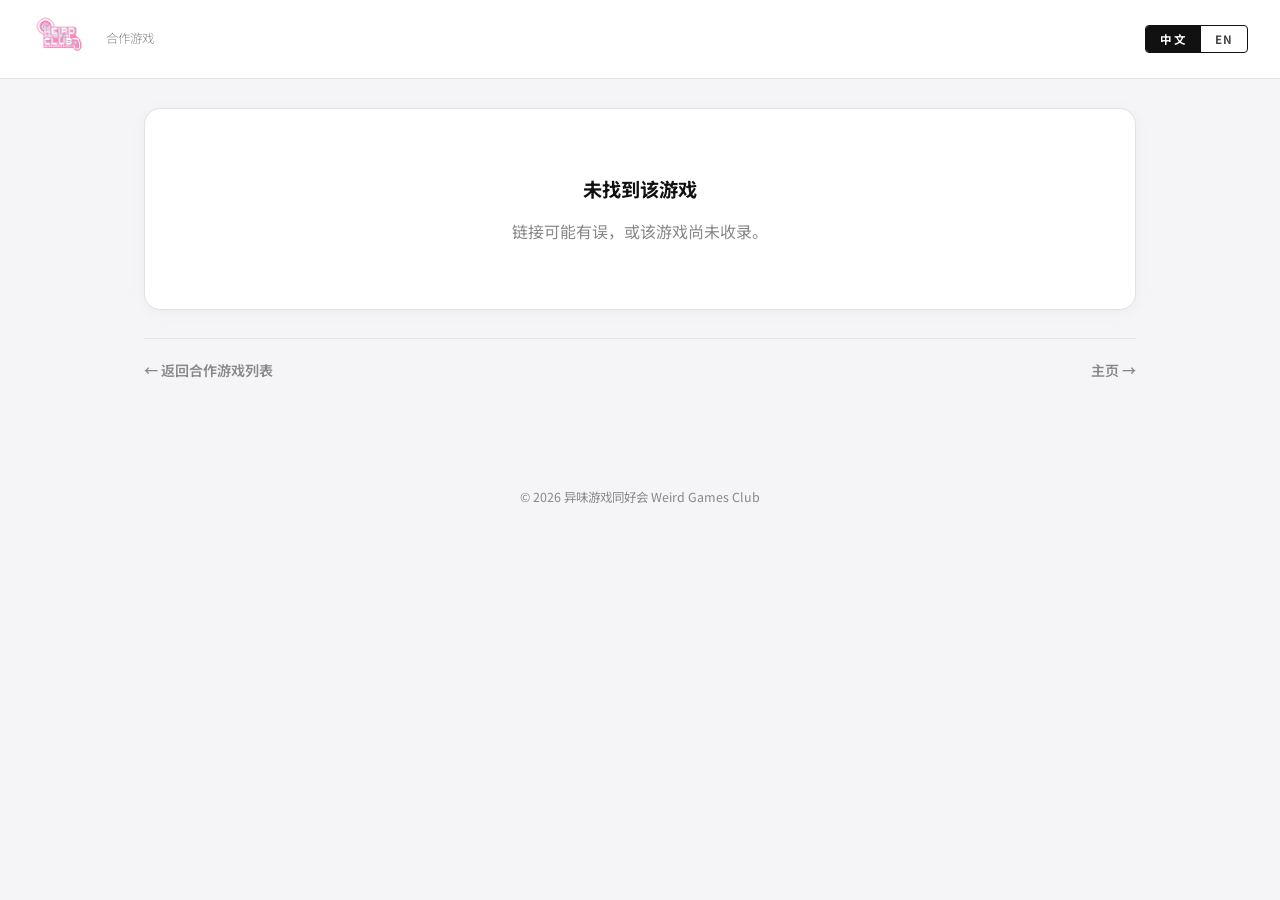
<file: game.html>
<!DOCTYPE html>
<html lang="zh">
<head>
<meta charset="UTF-8">
<meta name="viewport" content="width=device-width, initial-scale=1.0">
<title>游戏 — Weird Games Club</title>
<script src="js/site.js"></script>
<style>
@import url('https://fonts.googleapis.com/css2?family=Noto+Sans+SC:wght@300;400;700;900&family=Press+Start+2P&display=swap');

:root {
  --white: #ffffff;
  --off-white: #f5f5f7;
  --ink: #111111;
  --ink-dim: #444444;
  --ink-faint: #888888;
  --pink: #e8a0b4;
  --border: #e2e2e5;
  --border-dark: #111111;
  --games-bg: #f2eef8;
  --games-accent: #8b7aad;
  --games-accent-light: #c4b8dc;
  --steam: #1b2838;
  --steam-hover: #2a475e;
}

* { box-sizing: border-box; margin: 0; padding: 0; }
html { scroll-behavior: smooth; }
body {
  background: var(--off-white);
  color: var(--ink);
  font-family: 'Noto Sans SC', sans-serif;
  line-height: 1.7;
}

.lang-bar {
  position: fixed;
  top: 0; left: 0; right: 0;
  z-index: 100;
  background: rgba(255,255,255,0.92);
  border-bottom: 1px solid var(--border);
  padding: 10px 32px;
  display: flex;
  align-items: center;
  justify-content: space-between;
  gap: 16px;
  backdrop-filter: blur(8px);
}
.lang-bar-left {
  display: flex;
  align-items: center;
  gap: 16px;
  min-width: 0;
}
.lang-bar-logo {
  display: flex;
  align-items: center;
  text-decoration: none;
  line-height: 0;
  flex-shrink: 0;
  transition: transform 0.2s;
}
.lang-bar-logo:hover { transform: translateY(-1px); }
.site-logo-img {
  height: 58px;
  width: auto;
  max-width: 260px;
  display: block;
  object-fit: contain;
  animation: logo-neon-flicker 3.5s infinite;
}
@keyframes logo-neon-flicker {
  0%,18%,20%,22%,53%,55%,100% {
    filter:
      drop-shadow(0 0 2px var(--pink))
      drop-shadow(0 0 8px var(--pink))
      drop-shadow(0 0 18px rgba(232, 160, 180, 0.9));
  }
  19%,21%,54% {
    filter: drop-shadow(0 0 1px rgba(232, 160, 180, 0.2));
  }
}
.bar-title {
  font-size: 0.78rem;
  color: var(--ink-faint);
  font-weight: 300;
}
.bar-title a {
  color: inherit;
  text-decoration: none;
}
.bar-title a:hover { color: var(--ink); }
.lang-switch { display: flex; border: 1px solid var(--border-dark); border-radius: 4px; overflow: hidden; }
.lang-btn {
  background: none; border: none;
  padding: 5px 14px;
  font-family: 'Noto Sans SC', sans-serif;
  font-size: 0.72rem; font-weight: 700;
  letter-spacing: 0.1em; cursor: pointer;
  color: var(--ink-dim); transition: all 0.15s;
}
.lang-btn.active { background: var(--ink); color: var(--white); }

.game-wrap {
  max-width: 1040px;
  margin: 0 auto;
  padding: calc(72px + 36px) 24px 80px;
}

.game-card-shell {
  background: var(--white);
  border: 1px solid var(--border);
  border-radius: 16px;
  overflow: hidden;
  box-shadow: 0 2px 16px rgba(0, 0, 0, 0.04);
}

.game-detail {
  display: grid;
  grid-template-columns: minmax(280px, 420px) minmax(0, 1fr);
  gap: 0;
}
.game-detail.hidden { display: none; }

.game-detail-media {
  background: var(--games-bg);
  border-right: 1px solid var(--border);
  min-height: 100%;
}
.game-detail-cover {
  width: 100%;
  min-height: 320px;
  height: 100%;
  position: relative;
}
.game-detail-cover.has-cover img {
  width: 100%;
  height: 100%;
  min-height: 320px;
  object-fit: cover;
  display: block;
}
.game-detail-cover.game-cover-placeholder {
  min-height: 360px;
  display: flex;
  align-items: center;
  justify-content: center;
  background: linear-gradient(160deg, var(--games-bg) 0%, #e8e2f2 100%);
}
.game-cover-placeholder-mark {
  font-family: 'Press Start 2P', monospace;
  font-size: 0.85rem;
  color: var(--games-accent);
  opacity: 0.5;
}

.game-detail-info {
  padding: 36px 40px 40px;
  display: flex;
  flex-direction: column;
  gap: 20px;
}
.game-detail-label {
  font-family: 'Press Start 2P', monospace;
  font-size: 0.48rem;
  color: var(--games-accent);
  letter-spacing: 0.14em;
  text-transform: uppercase;
}
.game-detail-title {
  font-size: clamp(1.5rem, 3vw, 2rem);
  font-weight: 900;
  line-height: 1.25;
  letter-spacing: 0.02em;
}
.game-detail-desc {
  color: var(--ink-dim);
  font-size: 0.95rem;
  line-height: 1.85;
}
.game-detail-desc p + p { margin-top: 1em; }

.steam-btn {
  display: inline-flex;
  align-items: center;
  justify-content: center;
  gap: 10px;
  align-self: flex-start;
  margin-top: 4px;
  padding: 14px 22px;
  background: var(--steam);
  color: var(--white);
  text-decoration: none;
  border-radius: 8px;
  font-size: 0.92rem;
  font-weight: 700;
  letter-spacing: 0.04em;
  transition: background 0.15s, transform 0.1s;
  box-shadow: 0 2px 8px rgba(27, 40, 56, 0.25);
}
.steam-btn:hover { background: var(--steam-hover); }
.steam-btn:active { transform: scale(0.98); }
.steam-btn.is-disabled {
  opacity: 0.45;
  pointer-events: none;
}
.steam-btn-icon {
  font-size: 1.05rem;
  line-height: 1;
}

.game-nav {
  display: flex;
  justify-content: space-between;
  gap: 16px;
  margin-top: 28px;
  padding-top: 20px;
  border-top: 1px solid var(--border);
}
.nav-link {
  color: var(--ink-faint);
  text-decoration: none;
  font-size: 0.88rem;
  font-weight: 600;
  transition: color 0.15s;
}
.nav-link:hover { color: var(--ink); }

.game-not-found {
  padding: 64px 32px;
  text-align: center;
  color: var(--ink-faint);
}
.game-not-found.hidden { display: none; }
.game-not-found h1 {
  font-size: 1.2rem;
  margin-bottom: 12px;
  color: var(--ink);
}

.back-to-top {
  position: fixed;
  right: 24px;
  bottom: 24px;
  z-index: 90;
  width: 38px;
  height: 38px;
  border: 1px solid var(--border-dark);
  background: rgba(255, 255, 255, 0.96);
  border-radius: 6px;
  cursor: pointer;
  display: flex;
  align-items: center;
  justify-content: center;
  opacity: 0;
  visibility: hidden;
  pointer-events: none;
  transition: opacity 0.25s, visibility 0.25s, transform 0.2s;
}
.back-to-top.visible {
  opacity: 1;
  visibility: visible;
  pointer-events: auto;
}
.back-to-top:hover { transform: translateY(-2px); }
.back-to-top-triangle {
  width: 0; height: 0;
  border-left: 7px solid transparent;
  border-right: 7px solid transparent;
  border-bottom: 10px solid var(--ink);
  margin-top: -2px;
}

.page-footer {
  text-align: center;
  padding: 24px 16px 40px;
  color: var(--ink-faint);
  font-size: 0.78rem;
}

.game-related {
  margin-top: 24px;
  background: var(--white);
  border: 1px solid var(--border);
  border-radius: 16px;
  padding: 24px 28px 20px;
  box-shadow: 0 2px 16px rgba(0, 0, 0, 0.04);
}
.game-related.hidden { display: none; }
.game-related-title {
  font-size: 0.78rem;
  font-weight: 700;
  letter-spacing: 0.12em;
  color: var(--ink-faint);
  text-transform: uppercase;
  margin-bottom: 16px;
  display: flex;
  align-items: center;
  gap: 8px;
}
.game-related-title::before {
  content: '';
  width: 4px;
  height: 14px;
  background: var(--games-accent);
  border-radius: 2px;
}
.game-related-list {
  display: flex;
  flex-direction: column;
  gap: 12px;
}
.game-related-card {
  display: flex;
  flex-direction: column;
  gap: 6px;
  padding: 14px 16px;
  border: 1px solid var(--border);
  border-radius: 10px;
  text-decoration: none;
  color: inherit;
  transition: border-color 0.2s, transform 0.2s, box-shadow 0.2s;
}
.game-related-card:hover {
  border-color: var(--games-accent);
  transform: translateY(-1px);
  box-shadow: 0 4px 14px rgba(139, 122, 173, 0.1);
}
.game-related-cat {
  display: inline-block;
  align-self: flex-start;
  font-size: 0.62rem;
  font-weight: 700;
  letter-spacing: 0.06em;
  padding: 2px 8px;
  border-radius: 3px;
  color: var(--white);
}
.game-related-cat.cat-research { background: #5c7a9e; }
.game-related-cat.cat-interview { background: #d4607e; }
.game-related-cat.cat-news { background: #6a8f6e; }
.game-related-title {
  font-size: 0.98rem;
  line-height: 1.5;
  color: var(--ink);
}
.game-related-date {
  font-size: 0.74rem;
  color: var(--ink-faint);
}

@media (max-width: 768px) {
  .game-detail {
    grid-template-columns: 1fr;
  }
  .game-detail-media {
    border-right: none;
    border-bottom: 1px solid var(--border);
  }
  .game-detail-cover,
  .game-detail-cover.has-cover img {
    min-height: 220px;
  }
  .game-detail-info {
    padding: 28px 24px 32px;
  }
}

@media (max-width: 576px) {
  .lang-bar { padding: 8px 16px; }
  .site-logo-img { height: 44px; max-width: 200px; }
  .bar-title { display: none; }
  .game-wrap { padding: calc(72px + 20px) 16px 60px; }
}

.lang-zh-inline, .lang-en-inline { display: none; }
.lang-zh-inline.visible, .lang-en-inline.visible { display: inline; }
</style>
</head>
<body>

<div class="lang-bar">
  <div class="lang-bar-left">
    <a class="lang-bar-logo" href="index.html" aria-label="返回主页">
      <img class="site-logo-img" src="logo2.png" alt="Weird Games Club">
    </a>
    <span class="bar-title">
      <a href="games.html">
        <span class="lang-zh-inline">合作游戏</span>
        <span class="lang-en-inline">Supported Games</span>
      </a>
    </span>
  </div>
  <div class="lang-switch">
    <button class="lang-btn" id="btnZH" onclick="setLang('zh')">中文</button>
    <button class="lang-btn" id="btnEN" onclick="setLang('en')">EN</button>
  </div>
</div>

<div class="game-wrap">
  <div class="game-card-shell">
    <div class="game-detail" id="gameDetail">
      <div class="game-detail-media" id="gameDetailMedia"></div>
      <div class="game-detail-info">
        <div class="game-detail-label" id="gameDetailLabel">
          <span class="lang-zh-inline">合作收录</span>
          <span class="lang-en-inline">Supported</span>
        </div>
        <h1 class="game-detail-title" id="gameDetailTitle">加载中…</h1>
        <div class="game-detail-desc" id="gameDetailDesc"></div>
        <a class="steam-btn" id="gameSteamLink" href="#" target="_blank" rel="noopener noreferrer">
          <span class="steam-btn-icon" aria-hidden="true">▶</span>
          <span class="lang-zh-inline">在 Steam 上查看</span>
          <span class="lang-en-inline">View on Steam</span>
        </a>
      </div>
    </div>

    <div class="game-not-found hidden" id="gameNotFound">
      <h1>
        <span class="lang-zh-inline">未找到该游戏</span>
        <span class="lang-en-inline">Game not found</span>
      </h1>
      <p>
        <span class="lang-zh-inline">链接可能有误，或该游戏尚未收录。</span>
        <span class="lang-en-inline">The link may be wrong, or this game isn't listed yet.</span>
      </p>
    </div>
  </div>

  <section class="game-related hidden" id="gameRelatedArticles" aria-label="Related archive articles">
    <h2 class="game-related-title">
      <span class="lang-zh-inline">异味档案中的相关文章</span>
      <span class="lang-en-inline">Related archive articles</span>
    </h2>
    <div class="game-related-list" id="gameRelatedList"></div>
  </section>

  <nav class="game-nav">
    <a class="nav-link" href="games.html">
      ← <span class="lang-zh-inline">返回合作游戏列表</span><span class="lang-en-inline">Back to Supported Games</span>
    </a>
    <a class="nav-link" href="index.html">
      <span class="lang-zh-inline">主页</span><span class="lang-en-inline">Home</span> →
    </a>
  </nav>
</div>

<button class="back-to-top" id="backToTop" type="button" aria-label="返回顶部" onclick="window.scrollTo({top:0,behavior:'smooth'})">
  <span class="back-to-top-triangle"></span>
</button>

<div class="page-footer">
  <div class="footer-copy">© 2026 异味游戏同好会 Weird Games Club</div>
</div>

<script src="js/games-data.js"></script>
<script src="js/games-lib.js"></script>
<script src="js/archive-data.js"></script>
<script src="game.js"></script>
<script>
registerSiteLangHook(function(lang) {
  if (window.gamesOnLangChange) window.gamesOnLangChange(lang);
});
(function() {
  const btn = document.getElementById('backToTop');
  if (!btn) return;
  const toggle = () => btn.classList.toggle('visible', window.scrollY > 280);
  window.addEventListener('scroll', toggle, { passive: true });
  toggle();
})();
</script>
</body>
</html>
</file>
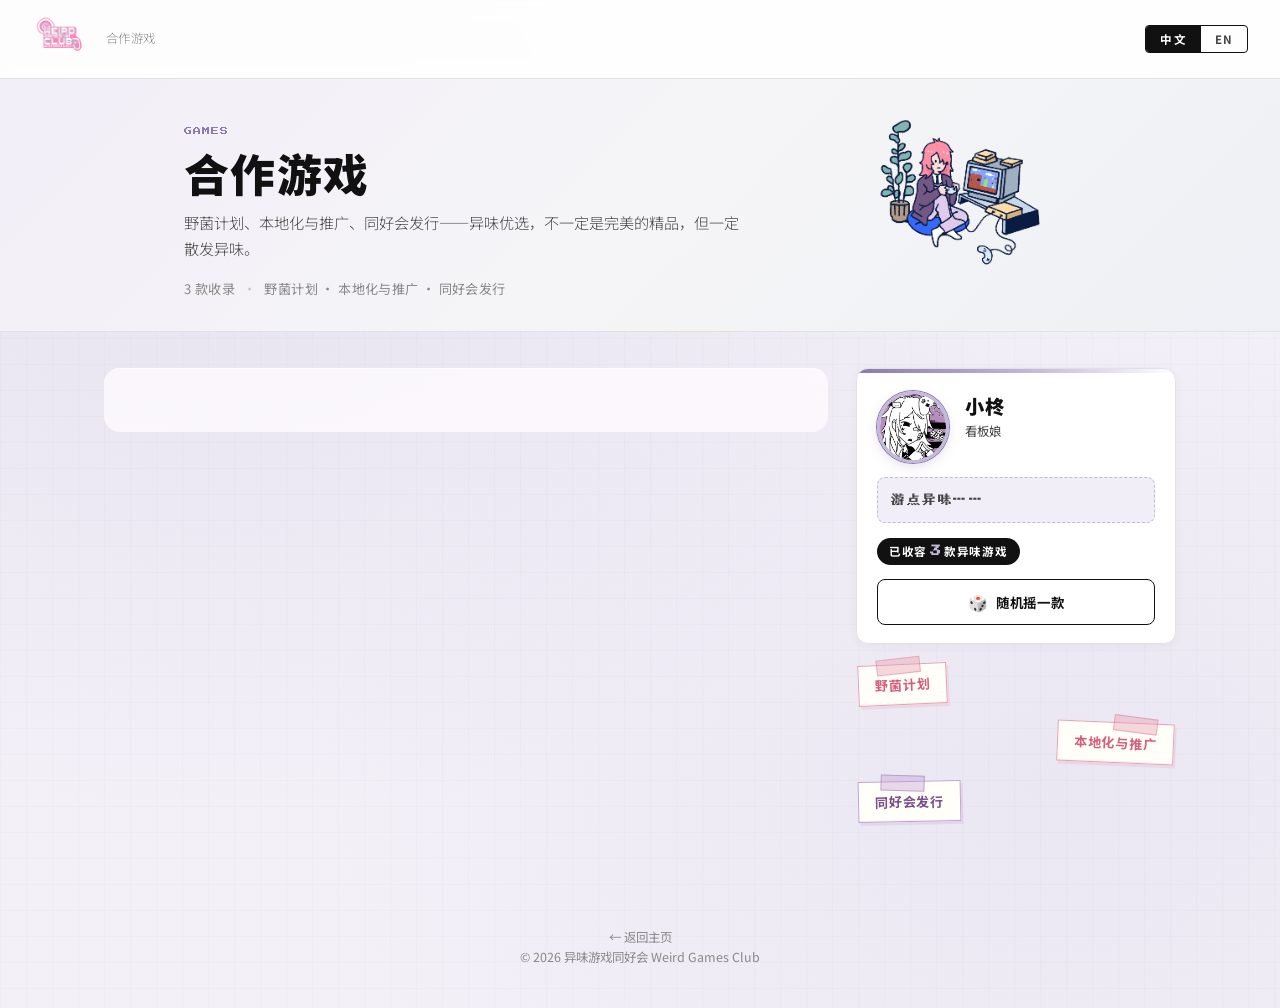
<file: games.html>
<!DOCTYPE html>
<html lang="zh">
<head>
<meta charset="UTF-8">
<meta name="viewport" content="width=device-width, initial-scale=1.0">
<title>合作游戏 | Supported Games — Weird Games Club</title>
<script src="js/site.js"></script>
<script>
setSiteMeta({
  path: 'games.html',
  title: '合作游戏 | Supported Games — Weird Games Club',
  description: '异味游戏同好会收录：野菌计划、本地化与推广、同好会发行的异味独立游戏。'
});
</script>
<style>
@import url('https://fonts.googleapis.com/css2?family=Noto+Sans+SC:wght@300;400;700;900&family=Press+Start+2P&display=swap');

@font-face {
  font-family: 'UranusPixel';
  src: url('Uranus_Pixel_11Px.ttf') format('truetype');
  font-display: swap;
}

:root {
  --white: #ffffff;
  --off-white: #f5f5f7;
  --ink: #111111;
  --ink-dim: #444444;
  --ink-faint: #888888;
  --pink: #e8a0b4;
  --pink-light: #f5d6e0;
  --pink-bg: #fdf0f4;
  --pink-deep: #d4607e;
  --border: #e2e2e5;
  --border-dark: #111111;
  --games-bg: #f2eef8;
  --games-accent: #8b7aad;
  --games-accent-light: #c4b8dc;
}

* { box-sizing: border-box; margin: 0; padding: 0; }
html { scroll-behavior: smooth; }
body {
  background-color: #f3f0f8;
  background-image:
    linear-gradient(90deg, rgba(17, 17, 17, 0.016) 1px, transparent 1px),
    linear-gradient(rgba(17, 17, 17, 0.016) 1px, transparent 1px),
    radial-gradient(ellipse at 18% 18%, rgba(139, 122, 173, 0.12) 0%, transparent 55%),
    radial-gradient(ellipse at 82% 78%, rgba(139, 122, 173, 0.08) 0%, transparent 50%);
  background-size: 26px 26px, 26px 26px, 100% 100%, 100% 100%;
  color: var(--ink);
  font-family: 'Noto Sans SC', sans-serif;
  overflow-x: hidden;
  line-height: 1.6;
}

.lang-bar {
  position: fixed;
  top: 0; left: 0; right: 0;
  z-index: 100;
  background: rgba(255,255,255,0.92);
  border-bottom: 1px solid var(--border);
  padding: 10px 32px;
  display: flex;
  align-items: center;
  justify-content: space-between;
  gap: 16px;
  backdrop-filter: blur(8px);
}
.lang-bar-left {
  display: flex;
  align-items: center;
  gap: 16px;
  min-width: 0;
}
.lang-bar-logo {
  display: flex;
  align-items: center;
  text-decoration: none;
  line-height: 0;
  flex-shrink: 0;
  transition: transform 0.2s;
}
.lang-bar-logo:hover { transform: translateY(-1px); }
.site-logo-img {
  height: 58px;
  width: auto;
  max-width: 260px;
  display: block;
  object-fit: contain;
  animation: logo-neon-flicker 3.5s infinite;
}
@keyframes logo-neon-flicker {
  0%,18%,20%,22%,53%,55%,100% {
    filter:
      drop-shadow(0 0 2px var(--pink))
      drop-shadow(0 0 8px var(--pink))
      drop-shadow(0 0 18px rgba(232, 160, 180, 0.9))
      drop-shadow(0 0 30px rgba(232, 160, 180, 0.5));
  }
  19%,21%,54% {
    filter: drop-shadow(0 0 1px rgba(232, 160, 180, 0.2));
  }
}
.bar-title {
  font-size: 0.78rem;
  color: var(--ink-faint);
  font-weight: 300;
  letter-spacing: 0.04em;
}
.lang-switch { display: flex; border: 1px solid var(--border-dark); border-radius: 4px; overflow: hidden; }
.lang-btn {
  background: none; border: none;
  padding: 5px 14px;
  font-family: 'Noto Sans SC', sans-serif;
  font-size: 0.72rem; font-weight: 700;
  letter-spacing: 0.1em; cursor: pointer;
  color: var(--ink-dim); transition: all 0.15s;
}
.lang-btn.active { background: var(--ink); color: var(--white); }

.hero {
  margin-top: 72px;
  position: relative;
  width: 100%;
  height: 260px;
  overflow: hidden;
  background: linear-gradient(135deg, var(--games-bg) 0%, var(--off-white) 52%, #eef0f5 100%);
  border-bottom: 1px solid var(--border);
}
.hero-inner {
  max-width: 960px;
  margin: 0 auto;
  height: 100%;
  padding: 48px 24px 32px;
  display: flex;
  align-items: flex-end;
  justify-content: space-between;
  gap: 24px;
}
.hero-content {
  flex: 1;
  min-width: 0;
  display: flex;
  flex-direction: column;
  justify-content: flex-end;
  gap: 10px;
}
.hero-art {
  flex-shrink: 0;
  align-self: flex-end;
  display: flex;
  align-items: flex-end;
  justify-content: flex-end;
  pointer-events: none;
}
.hero-art img {
  display: block;
  height: min(240px, 88%);
  width: auto;
  max-width: min(280px, 36vw);
  object-fit: contain;
}
.hero-page-label {
  font-family: 'Press Start 2P', monospace;
  font-size: 0.5rem;
  color: var(--games-accent);
  letter-spacing: 0.12em;
  text-transform: uppercase;
}
.hero-title {
  font-size: clamp(1.8rem, 4.5vw, 2.8rem);
  font-weight: 900;
  color: var(--ink);
  letter-spacing: 0.03em;
  line-height: 1.15;
}
.hero-desc {
  font-size: 0.95rem;
  color: var(--ink-dim);
  font-weight: 300;
  max-width: 560px;
  line-height: 1.75;
}
.hero-stats {
  display: flex;
  flex-wrap: wrap;
  align-items: center;
  gap: 8px;
  margin-top: 6px;
  font-size: 0.82rem;
  color: var(--ink-faint);
  letter-spacing: 0.03em;
}
.hero-stats-sep { opacity: 0.45; }

.page-body {
  max-width: 1120px;
  margin: 0 auto;
  padding: 36px 24px 80px;
}
.games-layout {
  display: grid;
  grid-template-columns: minmax(0, 1fr) 320px;
  gap: 28px;
  align-items: start;
}
.games-main {
  min-width: 0;
  background: rgba(255, 252, 255, 0.78);
  border-radius: 16px;
  padding: 28px 28px 36px;
  box-shadow: inset 0 1px 0 rgba(255, 255, 255, 0.65);
}
.games-sidebar {
  position: sticky;
  top: 88px;
  overflow: visible;
}

.section-label {
  font-size: 0.75rem;
  font-weight: 700;
  letter-spacing: 0.14em;
  color: var(--ink-faint);
  text-transform: uppercase;
  margin-bottom: 10px;
  display: flex;
  align-items: center;
  gap: 8px;
}
.section-label::before {
  content: '';
  width: 4px;
  height: 14px;
  background: var(--games-accent);
  border-radius: 2px;
}

.games-role-section + .games-role-section {
  margin-top: 36px;
  padding-top: 28px;
  border-top: 1px dashed rgba(139, 122, 173, 0.28);
}
.games-role-desc {
  font-size: 0.88rem;
  color: var(--ink-dim);
  line-height: 1.7;
  margin: 0 0 16px;
}
.games-role-section--incubated .section-label::before { background: #5a8a5a; }
.games-role-section--collab .section-label::before { background: var(--games-accent); }
.games-role-section--published .section-label::before { background: #d4607e; }

.games-grid {
  display: grid;
  grid-template-columns: repeat(auto-fill, minmax(240px, 1fr));
  gap: 18px;
}
.games-empty--section {
  padding: 18px 14px;
  font-size: 0.88rem;
  color: var(--ink-faint);
  background: rgba(255, 255, 255, 0.55);
  border: 1px dashed var(--border);
  border-radius: 10px;
}
.game-card {
  display: flex;
  flex-direction: column;
  text-decoration: none;
  color: inherit;
  background: var(--white);
  border: 1px solid var(--border);
  border-radius: 12px;
  overflow: hidden;
  transition: transform 0.18s, box-shadow 0.18s, border-color 0.18s;
}
.game-card:hover {
  transform: translateY(-3px);
  box-shadow: 0 10px 28px rgba(139, 122, 173, 0.14);
  border-color: var(--games-accent-light);
}
.game-card-cover {
  width: 100%;
  aspect-ratio: 16 / 10;
  overflow: hidden;
  background: var(--games-bg);
  position: relative;
}
.game-card-cover img {
  width: 100%;
  height: 100%;
  object-fit: cover;
  display: block;
}
.game-cover-placeholder {
  display: flex;
  align-items: center;
  justify-content: center;
  background: linear-gradient(145deg, var(--games-bg) 0%, #e8e2f2 100%);
}
.game-cover-placeholder-mark {
  font-family: 'Press Start 2P', monospace;
  font-size: 0.72rem;
  color: var(--games-accent);
  opacity: 0.55;
  letter-spacing: 0.08em;
}
.game-card-body {
  padding: 16px 18px 18px;
  display: flex;
  flex-direction: column;
  gap: 8px;
  flex: 1;
}
.game-card-title {
  font-size: 1rem;
  font-weight: 800;
  line-height: 1.45;
  letter-spacing: 0.02em;
}
.game-card-excerpt {
  font-size: 0.82rem;
  color: var(--ink-dim);
  line-height: 1.65;
  flex: 1;
}
.game-card-arrow {
  align-self: flex-end;
  font-size: 1.1rem;
  color: var(--games-accent);
  transition: transform 0.15s;
}
.game-card:hover .game-card-arrow { transform: translateX(4px); }

.games-empty {
  padding: 48px 24px;
  text-align: center;
  color: var(--ink-faint);
  font-size: 0.92rem;
}

.side-char-card {
  background: var(--white);
  border: 1px solid var(--border);
  border-radius: 12px;
  padding: 22px 20px 18px;
  box-shadow: 0 2px 10px rgba(0, 0, 0, 0.04);
  position: relative;
  overflow: hidden;
}
.side-char-card::before {
  content: '';
  position: absolute;
  top: 0;
  left: 0;
  right: 0;
  height: 4px;
  background: linear-gradient(90deg, var(--games-accent) 0%, var(--games-accent-light) 55%, transparent 100%);
}
.side-char-top {
  display: flex;
  align-items: flex-start;
  gap: 16px;
  margin-bottom: 14px;
}
.side-avatar {
  width: 72px;
  height: 72px;
  border-radius: 50%;
  object-fit: cover;
  border: 3px solid var(--games-accent-light);
  box-shadow: 0 0 0 1px var(--games-accent), 0 4px 12px rgba(139, 122, 173, 0.22);
  flex-shrink: 0;
}
.side-char-info {
  display: flex;
  flex-direction: column;
  gap: 4px;
  min-width: 0;
  padding-top: 4px;
}
.side-char-name {
  font-size: 1.2rem;
  font-weight: 900;
  color: var(--ink);
  letter-spacing: 0.04em;
  line-height: 1.2;
}
.side-char-title {
  font-size: 0.78rem;
  color: var(--ink-dim);
  font-weight: 400;
  line-height: 1.45;
  letter-spacing: 0.02em;
}
html[lang="en"] .side-char-title {
  font-size: 0.62rem;
  line-height: 1.45;
}
.side-char-line {
  font-family: 'UranusPixel', 'Press Start 2P', monospace;
  font-size: 0.92rem;
  color: var(--ink-dim);
  letter-spacing: 0.04em;
  line-height: 1.6;
  padding: 10px 12px;
  margin-bottom: 14px;
  background: var(--games-bg);
  border-radius: 8px;
  border: 1px dashed rgba(139, 122, 173, 0.45);
}
html[lang="en"] .side-char-line { font-size: 0.82rem; }
.side-char-badge {
  display: inline-flex;
  align-items: center;
  align-self: flex-start;
  padding: 6px 12px;
  background: var(--ink);
  color: var(--white);
  font-size: 0.72rem;
  font-weight: 700;
  letter-spacing: 0.06em;
  border-radius: 999px;
  line-height: 1.3;
  margin-bottom: 14px;
}
.side-char-badge .games-count {
  color: var(--games-accent-light);
  font-family: 'Press Start 2P', monospace;
  font-size: 0.68rem;
  margin: 0 3px;
  letter-spacing: 0;
}

/* ── 侧栏档案标签贴 ── */
.games-label-stickers {
  margin-top: 16px;
  display: flex;
  flex-direction: column;
  gap: 18px;
  padding: 4px 2px 2px;
}
.games-label-sticker-wrap {
  position: relative;
  width: fit-content;
  max-width: 100%;
}
.games-label-sticker-wrap--a { align-self: flex-start; }
.games-label-sticker-wrap--b { align-self: flex-end; }
.games-label-sticker-wrap--c { align-self: flex-start; }
.games-label-sticker {
  position: relative;
  display: block;
  width: fit-content;
  max-width: 100%;
  padding: 11px 16px 10px;
  background: #fffef8;
  border: 1px solid var(--pink);
  box-shadow:
    2px 3px 0 rgba(212, 96, 126, 0.12),
    inset 0 -1px 0 rgba(212, 96, 126, 0.08);
  font-size: 0.82rem;
  font-weight: 700;
  letter-spacing: 0.06em;
  color: var(--pink-deep);
  line-height: 1.35;
  text-decoration: none;
  cursor: help;
  transition: transform 0.2s ease, box-shadow 0.2s ease;
  -webkit-tap-highlight-color: transparent;
}
.games-label-sticker-wrap:hover .games-label-sticker,
.games-label-sticker:focus-visible {
  z-index: 5;
  box-shadow:
    3px 5px 0 rgba(212, 96, 126, 0.16),
    inset 0 -1px 0 rgba(212, 96, 126, 0.08);
}
.games-label-sticker:focus-visible {
  outline: 2px solid rgba(139, 122, 173, 0.65);
  outline-offset: 4px;
}
.games-label-sticker::before {
  content: '';
  position: absolute;
  top: -7px;
  left: 18px;
  width: 42px;
  height: 14px;
  background: rgba(232, 160, 180, 0.42);
  border: 1px solid rgba(212, 96, 126, 0.35);
  transform: rotate(-4deg);
  pointer-events: none;
}
.games-label-sticker-tip {
  position: absolute;
  right: calc(100% + 12px);
  top: 50%;
  transform: translateY(-50%) translateX(6px);
  width: min(280px, 42vw);
  max-width: calc(100vw - 360px);
  padding: 12px 14px;
  background: rgba(255, 254, 248, 0.98);
  border: 1px solid rgba(212, 96, 126, 0.35);
  border-radius: 10px;
  box-shadow: 0 10px 28px rgba(0, 0, 0, 0.12);
  font-size: 0.78rem;
  font-weight: 400;
  letter-spacing: 0.02em;
  color: var(--ink-dim);
  line-height: 1.65;
  text-align: left;
  white-space: normal;
  overflow-wrap: anywhere;
  word-break: break-word;
  opacity: 0;
  visibility: hidden;
  pointer-events: none;
  transition: opacity 0.18s ease, transform 0.18s ease, visibility 0.18s;
  z-index: 6;
}
.games-label-sticker-tip::after {
  content: '';
  position: absolute;
  left: 100%;
  top: 50%;
  margin-top: -6px;
  border: 6px solid transparent;
  border-left-color: rgba(255, 254, 248, 0.98);
  filter: drop-shadow(1px 0 0 rgba(212, 96, 126, 0.25));
}
.games-label-sticker-wrap:hover .games-label-sticker-tip,
.games-label-sticker-wrap:focus-within .games-label-sticker-tip {
  opacity: 1;
  visibility: visible;
  transform: translateY(-50%) translateX(0);
  pointer-events: auto;
}
.games-label-sticker-tip a {
  display: inline-block;
  margin-top: 6px;
  color: var(--games-accent);
  font-weight: 700;
  text-decoration: none;
}
.games-label-sticker-tip a:hover { text-decoration: underline; }
.games-label-sticker--a {
  transform: rotate(-2.5deg);
}
.games-label-sticker-wrap--a:hover .games-label-sticker--a,
.games-label-sticker--a:focus-visible { transform: rotate(-2.5deg) translateY(-2px); }
.games-label-sticker--b {
  transform: rotate(2.5deg);
}
.games-label-sticker-wrap--b:hover .games-label-sticker--b,
.games-label-sticker--b:focus-visible { transform: rotate(2.5deg) translateY(-2px); }
.games-label-sticker--b::before {
  left: auto;
  right: 16px;
  transform: rotate(5deg);
}
.games-label-sticker--c {
  transform: rotate(-1.2deg);
  border-color: #c4a0d4;
  color: #7a4f8c;
  box-shadow:
    2px 3px 0 rgba(122, 79, 140, 0.1),
    inset 0 -1px 0 rgba(122, 79, 140, 0.08);
}
.games-label-sticker-wrap--c:hover .games-label-sticker--c,
.games-label-sticker--c:focus-visible { transform: rotate(-1.2deg) translateY(-2px); }
.games-label-sticker--c::before {
  background: rgba(196, 160, 212, 0.42);
  border-color: rgba(122, 79, 140, 0.35);
  left: 22px;
  transform: rotate(3deg);
}
html[lang="en"] .games-label-sticker {
  font-size: 0.72rem;
  letter-spacing: 0.03em;
}
html[lang="en"] .games-label-sticker-tip {
  font-size: 0.72rem;
}
@media (max-width: 960px) {
  .games-label-sticker-wrap {
    width: 100%;
  }
  .games-label-sticker-tip {
    right: 0;
    left: 0;
    top: calc(100% + 10px);
    width: 100%;
    max-width: none;
    transform: translateY(4px);
  }
  .games-label-sticker-tip::after {
    display: none;
  }
  .games-label-sticker-wrap:hover .games-label-sticker-tip,
  .games-label-sticker-wrap:focus-within .games-label-sticker-tip {
    transform: translateY(0);
  }
}
.random-game-btn {
  width: 100%;
  display: inline-flex;
  align-items: center;
  justify-content: center;
  gap: 8px;
  padding: 12px 16px;
  border: 1px solid var(--border-dark);
  border-radius: 8px;
  background: var(--white);
  color: var(--ink);
  font-family: 'Noto Sans SC', sans-serif;
  font-size: 0.84rem;
  font-weight: 700;
  letter-spacing: 0.04em;
  cursor: pointer;
  transition: all 0.15s;
}
.random-game-btn:hover {
  background: var(--ink);
  color: var(--white);
}
.random-game-btn-icon {
  font-size: 1rem;
  line-height: 1;
}

.back-to-top {
  position: fixed;
  right: 24px;
  bottom: 24px;
  z-index: 90;
  width: 38px;
  height: 38px;
  border: 1px solid var(--border-dark);
  background: rgba(255, 255, 255, 0.96);
  border-radius: 6px;
  cursor: pointer;
  display: flex;
  align-items: center;
  justify-content: center;
  opacity: 0;
  visibility: hidden;
  pointer-events: none;
  transition: opacity 0.25s, visibility 0.25s, transform 0.2s;
  box-shadow: 0 2px 12px rgba(0, 0, 0, 0.1);
}
.back-to-top.visible {
  opacity: 1;
  visibility: visible;
  pointer-events: auto;
}
.back-to-top:hover { transform: translateY(-2px); }
.back-to-top-triangle {
  width: 0; height: 0;
  border-left: 7px solid transparent;
  border-right: 7px solid transparent;
  border-bottom: 10px solid var(--ink);
  margin-top: -2px;
}

.page-footer {
  text-align: center;
  padding: 24px 16px 40px;
  color: var(--ink-faint);
  font-size: 0.78rem;
}

@media (max-width: 768px) {
  .games-layout { grid-template-columns: 1fr; }
  .games-sidebar { position: static; order: 2; }
  .games-main { order: 1; }
  .games-grid { grid-template-columns: 1fr; }
}

@media (max-width: 576px) {
  .lang-bar { padding: 8px 16px; }
  .site-logo-img { height: 44px; max-width: 200px; }
  .bar-title { display: none; }
  .hero { height: 220px; }
  .hero-inner { padding: 32px 16px 24px; gap: 12px; }
  .hero-art img {
    height: min(150px, 72%);
    max-width: min(140px, 38vw);
  }
  .page-body { padding: 24px 16px 60px; }
  .games-main { padding: 20px 16px 28px; }
}

.lang-zh, .lang-en { display: none; }
.side-char-card .lang-zh.visible,
.side-char-card .lang-en.visible { display: block; }
.side-char-card .side-char-badge.lang-zh.visible,
.side-char-card .side-char-badge.lang-en.visible { display: inline-flex; }
.lang-zh-inline, .lang-en-inline { display: none; }
.lang-zh-inline.visible, .lang-en-inline.visible { display: inline; }
</style>
</head>
<body>

<div class="lang-bar">
  <div class="lang-bar-left">
    <a class="lang-bar-logo" href="index.html" aria-label="返回主页">
      <img class="site-logo-img" src="logo2.png" alt="Weird Games Club">
    </a>
    <span class="bar-title">
      <span class="lang-zh-inline">合作游戏</span>
      <span class="lang-en-inline">Supported Games</span>
    </span>
  </div>
  <div class="lang-switch">
    <button class="lang-btn" id="btnZH" onclick="setLang('zh')">中文</button>
    <button class="lang-btn" id="btnEN" onclick="setLang('en')">EN</button>
  </div>
</div>

<div class="hero">
  <div class="hero-inner">
    <div class="hero-content">
      <div class="hero-page-label">GAMES</div>
      <h1 class="hero-title">
        <span class="lang-zh-inline">合作游戏</span>
        <span class="lang-en-inline">Supported Games</span>
      </h1>
      <p class="hero-desc">
        <span class="lang-zh-inline">野菌计划、本地化与推广、同好会发行——异味优选，不一定是完美的精品，但一定散发异味。</span>
        <span class="lang-en-inline">Mushroom Land, localization &amp; promo, and games we publish — far from perfect, but utterly unique.</span>
      </p>
      <div class="hero-stats" id="heroStats" aria-live="polite"></div>
    </div>
    <div class="hero-art" aria-hidden="true">
      <img src="play.png" alt="">
    </div>
  </div>
</div>

<div class="page-body">
<div class="games-layout">

  <div class="games-main">
    <div id="gamesSections"></div>
  </div>

  <aside class="games-sidebar">
    <div class="side-char-card">
      <div class="side-char-top">
        <img class="side-avatar" src="nerd.jpg" alt="">
        <div class="side-char-info">
          <div class="side-char-name lang-zh">小柊</div>
          <div class="side-char-name lang-en">Hiiragi-chan</div>
          <div class="side-char-title lang-zh">看板娘</div>
          <div class="side-char-title lang-en">Just an alt-geek girl curating weird games in her cyber glade</div>
        </div>
      </div>
      <div class="side-char-line lang-zh">游点异味……</div>
      <div class="side-char-line lang-en">Kinda funky…</div>
      <div class="side-char-badge lang-zh">已收容 <span class="games-count">3</span> 款异味游戏</div>
      <div class="side-char-badge lang-en"><span class="games-count">3</span> weird games contained</div>
      <button class="random-game-btn" id="randomGameBtn" type="button" onclick="return window.gamesPickRandom &amp;&amp; window.gamesPickRandom(event)">
        <span class="random-game-btn-icon" aria-hidden="true">🎲</span>
        <span class="lang-zh-inline">随机摇一款</span>
        <span class="lang-en-inline">Roll a random pick</span>
      </button>
    </div>

    <div class="games-label-stickers" aria-label="Game labels">
      <div class="games-label-sticker-wrap games-label-sticker-wrap--a">
        <a class="games-label-sticker games-label-sticker--a" href="#games-role-incubated" aria-describedby="stickerTipIncubated">
          <span class="lang-zh">野菌计划</span>
          <span class="lang-en">Mushroom Land</span>
        </a>
        <div class="games-label-sticker-tip" id="stickerTipIncubated" role="tooltip">
          <span class="lang-zh-inline">异味游戏同好会独有企划，挑选并孵化的异味独游，不一定挂名发行。<br>有的只做本地化与宣传，有的由同好会发行</span>
          <span class="lang-en-inline">Our exclusive incubation program for weird indies. We don’t always publish under our name. Some titles get localization and promo only; others we publish.</span>
          <a href="mushroom-land-plan.html">
            <span class="lang-zh-inline">野菌计划页 →</span>
            <span class="lang-en-inline">Mushroom Land →</span>
          </a>
        </div>
      </div>
      <div class="games-label-sticker-wrap games-label-sticker-wrap--b">
        <a class="games-label-sticker games-label-sticker--b" href="#games-role-collab" aria-describedby="stickerTipCollab">
          <span class="lang-zh">本地化与推广</span>
          <span class="lang-en">Loc &amp; Promo</span>
        </a>
        <div class="games-label-sticker-tip" id="stickerTipCollab" role="tooltip">
          <span class="lang-zh-inline">付费本地化及/或宣传推荐的商务合作；发行方仍是对方，同好会不挂名发行。</span>
          <span class="lang-en-inline">Paid localization and/or promo partnerships. They stay the publisher of record — we don’t publish under our name here.</span>
        </div>
      </div>
      <div class="games-label-sticker-wrap games-label-sticker-wrap--c">
        <a class="games-label-sticker games-label-sticker--c" href="#games-role-published" aria-describedby="stickerTipPublished">
          <span class="lang-zh">同好会发行</span>
          <span class="lang-en">Published</span>
        </a>
        <div class="games-label-sticker-tip" id="stickerTipPublished" role="tooltip">
          <span class="lang-zh-inline">异味游戏同好会作为发行方正式上架的作品。</span>
          <span class="lang-en-inline">Games we publish as Weird Games Club — we are the publisher of record.</span>
        </div>
      </div>
    </div>
  </aside>

</div>
</div>

<button class="back-to-top" id="backToTop" type="button" aria-label="返回顶部" onclick="window.scrollTo({top:0,behavior:'smooth'})">
  <span class="back-to-top-triangle"></span>
</button>

<div class="page-footer">
  <a class="footer-back" href="index.html" style="color:inherit;text-decoration:none;">
    ← <span class="lang-zh-inline">返回主页</span><span class="lang-en-inline">Back to Home</span>
  </a>
  <div class="footer-copy">© 2026 异味游戏同好会 Weird Games Club</div>
</div>

<script src="js/games-data.js"></script>
<script src="js/games-lib.js"></script>
<script src="games.js"></script>
<script>
registerSiteLangHook(function(lang) {
  if (window.gamesOnLangChange) window.gamesOnLangChange(lang);
});
(function() {
  const btn = document.getElementById('backToTop');
  if (!btn) return;
  const toggle = () => btn.classList.toggle('visible', window.scrollY > 280);
  window.addEventListener('scroll', toggle, { passive: true });
  toggle();
})();
</script>
</body>
</html>
</file>
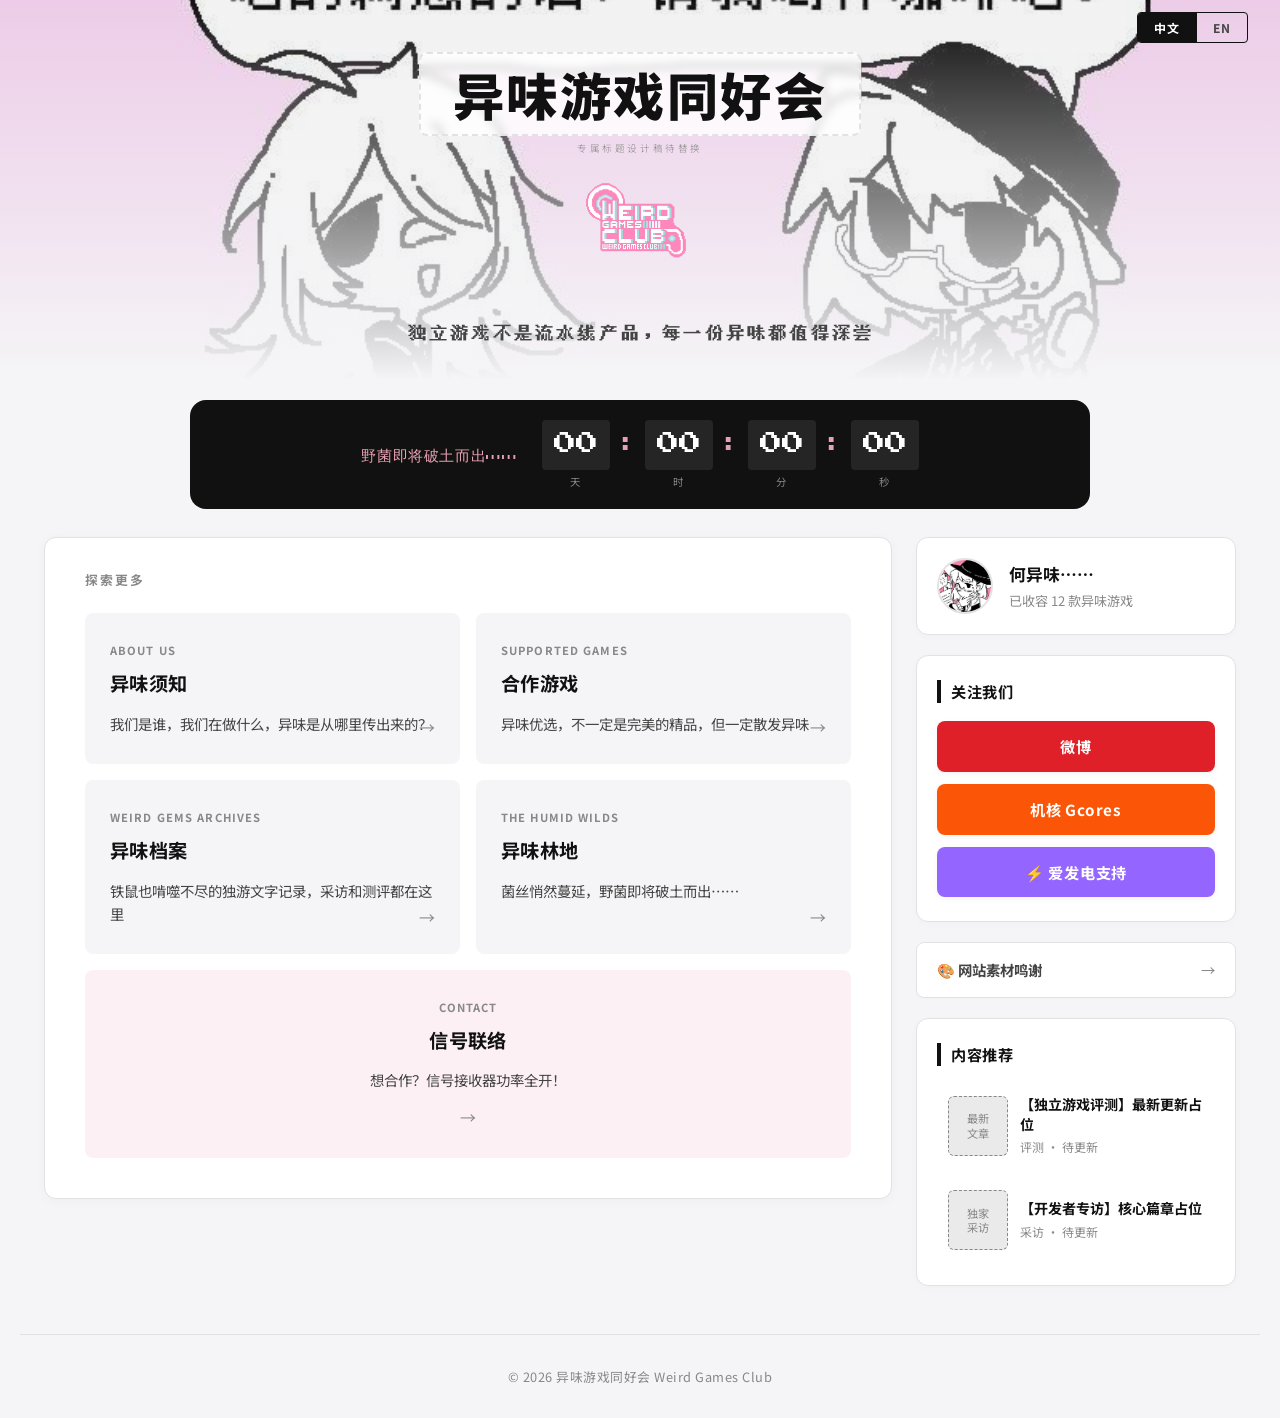
<file: home.html>
<!DOCTYPE html>
<html lang="zh">
<head>
<meta charset="UTF-8">
<meta name="viewport" content="width=device-width, initial-scale=1.0">
<title>异味游戏同好会 | Weird Games Club</title>
<style>
@import url('https://fonts.googleapis.com/css2?family=Noto+Sans+SC:wght@300;400;700;900&family=Press+Start+2P&display=swap');

@font-face {
  font-family: 'UranusPixel';
  src: url('Uranus_Pixel_11Px.ttf') format('truetype');
  font-display: swap;
}

:root {
  --white: #ffffff;
  --off-white: #f5f5f7;
  --ink: #111111;
  --ink-dim: #444444;
  --ink-faint: #888888;
  --pink: #e8a0b4;
  --pink-light: #f5d6e0;
  --pink-bg: #fdf0f4;
  --border: #e2e2e5;
  --border-dark: #111111;
  --sidebar-width: 320px;
  
  /* 社交媒体品牌色 */
  --color-weibo: #df2029;
  --color-gcores: #fb5607;
  --color-afdian: #9466ff;
}

* { box-sizing: border-box; margin: 0; padding: 0; }
html { scroll-behavior: smooth; }
body {
  background: var(--off-white);
  color: var(--ink);
  font-family: 'Noto Sans SC', sans-serif;
  overflow-x: hidden;
  line-height: 1.5;
}

/* ── 顶部语言栏 ── */
.lang-bar {
  position: fixed;
  top: 0; left: 0; right: 0;
  z-index: 100;
  background: transparent;
  padding: 12px 32px;
  display: flex;
  align-items: center;
  justify-content: flex-end;
}
.lang-switch { display: flex; border: 1px solid var(--border-dark); border-radius: 4px; overflow: hidden; }
.lang-btn {
  background: none; border: none;
  padding: 6px 16px;
  font-family: 'Noto Sans SC', sans-serif;
  font-size: 0.75rem; font-weight: 700;
  letter-spacing: 0.1em; cursor: pointer;
  color: var(--ink-dim); transition: all 0.2s;
}
.lang-btn.active { background: var(--ink); color: var(--white); }

/* ── 主视觉区 ── */
.hero {
  margin-top: 0;
  position: relative;
  width: 100%;
  overflow: hidden;
}
.hero-bg {
  width: 100%;
  display: block;
  height: 380px;
  object-fit: cover;
  /* 聚焦于头像区域，并给予适当的裁剪视口 */
  object-position: center 35%;
  filter: brightness(0.95);
}
/* 渐变遮罩 */
.hero-overlay {
  position: absolute;
  top: 0; left: 0; right: 0; bottom: 0;
  background: linear-gradient(to bottom, rgba(245,245,247,0.05) 0%, rgba(245,245,247,0.55) 55%, var(--off-white) 100%);
  display: flex;
  flex-direction: column;
  align-items: center;
  justify-content: flex-end;
  padding: 40px 24px 28px;
  gap: 10px;
}
/* 中文标题占位 */
.hero-title-zh {
  font-size: clamp(2rem, 5vw, 3.2rem);
  font-weight: 900;
  color: var(--ink);
  letter-spacing: 0.05em;
  line-height: 1.1;
  background: rgba(255,255,255,0.82);
  padding: 12px 32px;
  border-radius: 8px;
  backdrop-filter: blur(4px);
  border: 2px dashed var(--border);
  position: relative;
}
.hero-title-zh::after {
  content: '专属标题设计稿待替换';
  position: absolute;
  bottom: -20px; left: 50%; transform: translateX(-50%);
  font-size: 0.6rem; color: var(--ink-faint);
  white-space: nowrap; font-weight: 300;
}
/* 英文logo——霓虹灯招牌效果，贴合logo轮廓 */
.hero-logo-wrap {
  display: flex;
  align-items: center;
  justify-content: center;
  margin-top: 10px;
  animation: neon-glow-flicker 3.5s infinite;
}
@keyframes neon-glow-flicker {
  0%,18%,20%,22%,53%,55%,100% {
    filter:
      drop-shadow(0 0 4px var(--pink))
      drop-shadow(0 0 12px var(--pink))
      drop-shadow(0 0 24px var(--pink));
  }
  19%,21%,54% {
    filter: none;
  }
}
.hero-logo-img {
  height: clamp(80px, 11vw, 130px);
  width: clamp(200px, 30vw, 380px);
  display: block;
  object-fit: contain;
}
/* 副标题：使用自定义像素字体，字号加大 */
.hero-tagline {
  font-family: 'UranusPixel', 'Press Start 2P', monospace;
  font-size: clamp(1rem, 1.8vw, 1.25rem);
  color: var(--ink-dim);
  font-weight: 400;
  letter-spacing: 0.06em;
  text-align: center;
  line-height: 1.9;
  margin-top: 8px;
}

/* ── 倒计时条 ── */
.countdown-wrap {
  display: flex;
  justify-content: center;
  padding: 0 40px;
  margin: 20px 0;
}
.countdown-strip {
  background: var(--ink);
  color: var(--white);
  padding: 20px 40px;
  display: flex;
  align-items: center;
  justify-content: center;
  gap: 24px;
  flex-wrap: wrap;
  border-radius: 16px;
  width: 100%;
  max-width: 900px;
}
.countdown-label {
  font-family: 'Press Start 2P', monospace;
  font-size: clamp(0.75rem, 1.5vw, 0.95rem);
  color: var(--pink);
  letter-spacing: 0.04em;
}
.countdown-timer { display: flex; align-items: center; gap: 8px; }
.cd-unit { display: flex; flex-direction: column; align-items: center; gap: 4px; }
.cd-num {
  font-family: 'Press Start 2P', monospace;
  font-size: clamp(1.1rem, 2vw, 1.4rem);
  color: var(--white);
  background: #252525;
  padding: 8px 12px;
  min-width: 55px;
  text-align: center;
  border-radius: 4px;
}
.cd-lbl {
  font-size: 0.65rem; color: var(--ink-faint);
  font-weight: 400; letter-spacing: 0.08em;
}
.cd-sep {
  font-family: 'Press Start 2P', monospace;
  font-size: 1.2rem; color: var(--pink);
  margin-bottom: 16px;
}

/* ── 两栏布局（左宽右窄） ── */
.body-layout {
  display: grid;
  grid-template-columns: 1fr var(--sidebar-width);
  gap: 24px;
  max-width: 1240px;
  margin: 28px auto 0;
  padding: 0 24px 48px;
  align-items: start;
}

/* ── 左侧主内容区 ── */
.main-col {
  background: var(--white);
  padding: 32px 40px 40px;
  border-radius: 12px;
  box-shadow: 0 2px 12px rgba(0,0,0,0.03);
  border: 1px solid var(--border);
}
.nav-section-title {
  font-size: 0.8rem; letter-spacing: 0.15em;
  color: var(--ink-faint); text-transform: uppercase;
  margin-bottom: 24px; font-weight: 700;
}
.nav-grid {
  display: grid;
  grid-template-columns: 1fr 1fr;
  gap: 16px;
  grid-template-areas:
    "about  games"
    "archive wilds"
    "contact contact";
}
.nav-card {
  background: var(--off-white);
  padding: 28px 24px;
  text-decoration: none;
  color: var(--ink);
  display: flex; flex-direction: column; gap: 10px;
  border-radius: 8px;
  border: 1px solid transparent;
  transition: all 0.2s ease;
  position: relative;
}
.nav-card:hover {
  background: var(--white);
  border-color: var(--ink);
  transform: translateY(-2px);
  box-shadow: 0 6px 16px rgba(0,0,0,0.05);
}
.nav-card.area-about   { grid-area: about; }
.nav-card.area-games   { grid-area: games; }
.nav-card.area-archive { grid-area: archive; }
.nav-card.area-wilds   { grid-area: wilds; }
.nav-card.area-contact {
  grid-area: contact;
  background: var(--pink-bg);
  align-items: center;
  text-align: center;
}
.nav-card.area-contact:hover { background: var(--pink-light); border-color: var(--pink); }
.nav-card.area-contact .nav-card-arrow { position: static; margin-top: 4px; }

.nav-card-en {
  font-size: 0.7rem; letter-spacing: 0.1em;
  color: var(--ink-faint); font-weight: 700; text-transform: uppercase;
}
.nav-card-zh {
  font-size: 1.2rem; font-weight: 700;
  color: var(--ink); letter-spacing: 0.02em;
}
.nav-card-desc {
  font-size: 0.9rem; color: var(--ink-dim);
  font-weight: 400; line-height: 1.6; margin-top: 4px;
}
.nav-card-arrow {
  position: absolute; bottom: 24px; right: 24px;
  font-size: 1rem; color: var(--ink-faint);
  transition: all 0.2s;
}
.nav-card:hover .nav-card-arrow { transform: translateX(4px); color: var(--ink); }

/* ── 右侧边栏 ── */
.sidebar {
  display: flex;
  flex-direction: column;
  gap: 20px;
  padding-top: 0;
  margin-top: 0;
}

/* 侧栏独立卡片样式 */
.side-card {
  background: var(--white);
  border: 1px solid var(--border);
  border-radius: 12px;
  padding: 24px 20px;
  box-shadow: 0 2px 8px rgba(0,0,0,0.02);
}
.side-card-title {
  font-size: 0.95rem;
  font-weight: 700;
  color: var(--ink);
  margin-bottom: 18px;
  letter-spacing: 0.04em;
  border-left: 4px solid var(--ink);
  padding-left: 10px;
}

/* 右侧最上方：头像+文字信息条（参考图3布局） */
.side-profile-card {
  background: var(--white);
  border: 1px solid var(--border);
  border-radius: 12px;
  padding: 20px;
  display: flex;
  align-items: center;
  gap: 16px;
  box-shadow: 0 2px 8px rgba(0,0,0,0.02);
}
.side-avatar {
  width: 56px; height: 56px;
  border-radius: 50%;
  object-fit: cover;
  border: 2px solid var(--border);
  flex-shrink: 0;
}
.side-profile-text {
  display: flex;
  flex-direction: column;
  gap: 4px;
}
.side-profile-name {
  font-size: 1.05rem;
  font-weight: 700;
  color: var(--ink);
}
.side-profile-sub {
  font-size: 0.82rem;
  color: var(--ink-faint);
  font-weight: 400;
}

/* 关注我们按钮样式（完全参考图3大色块高质感设计） */
.side-links { display: flex; flex-direction: column; gap: 12px; }
.side-btn {
  display: flex;
  align-items: center;
  justify-content: center;
  gap: 10px;
  text-decoration: none;
  padding: 14px;
  color: var(--white);
  font-size: 0.95rem;
  font-weight: 700;
  border-radius: 8px;
  transition: opacity 0.2s, transform 0.1s;
  letter-spacing: 0.05em;
  box-shadow: 0 2px 6px rgba(0,0,0,0.05);
}
.side-btn:active { transform: scale(0.98); }
.side-btn:hover { opacity: 0.9; }

.btn-weibo { background-color: var(--color-weibo); }
.btn-gcores { background-color: var(--color-gcores); }
.btn-afdian { background-color: var(--color-afdian); }

/* 可点击的鸣谢按钮 */
.side-credit-btn {
  display: flex;
  align-items: center;
  justify-content: space-between;
  text-decoration: none;
  color: var(--ink-dim);
  font-size: 0.9rem;
  font-weight: 700;
  padding: 16px 20px;
  background: var(--white);
  border: 1px solid var(--border);
  border-radius: 8px;
  transition: all 0.2s;
  box-shadow: 0 2px 6px rgba(0,0,0,0.01);
}
.side-credit-btn:hover {
  background: var(--off-white);
  color: var(--ink);
  border-color: var(--ink);
}
.side-credit-arrow { color: var(--ink-faint); font-weight: 400; }

/* 内容推荐列表设计 */
.side-rec-list { display: flex; flex-direction: column; gap: 12px; }
.side-rec-item {
  display: flex;
  gap: 12px;
  align-items: center;
  text-decoration: none;
  color: var(--ink);
  padding: 10px;
  border-radius: 6px;
  background: var(--white);
  border: 1px solid transparent;
  transition: all 0.2s;
}
.side-rec-item:hover {
  background: var(--off-white);
  border-color: var(--border);
}
.side-rec-thumb {
  width: 60px; height: 60px;
  background: #eaeaea;
  border-radius: 6px;
  flex-shrink: 0;
  display: flex; align-items: center; justify-content: center;
  font-size: 0.7rem; color: var(--ink-faint);
  text-align: center; line-height: 1.3;
  border: 1px dashed var(--ink-faint);
}
.side-rec-info {
  display: flex;
  flex-direction: column;
  gap: 4px;
}
.side-rec-item-title {
  font-size: 0.88rem; font-weight: 700;
  color: var(--ink); line-height: 1.4;
}
.side-rec-meta {
  font-size: 0.75rem; color: var(--ink-faint);
  font-weight: 400;
}

/* ── 底部 ── */
.footer {
  border-top: 1px solid var(--border);
  padding: 32px 24px;
  max-width: 1240px;
  margin: 0 auto;
  display: flex;
  align-items: center;
  justify-content: center;
}
.footer-copy {
  font-size: 0.8rem;
  color: var(--ink-faint);
  font-weight: 400;
  letter-spacing: 0.04em;
}

/* ── 响应式设计：手机端自动折叠与流式适配 ── */
@media (max-width: 992px) {
  .body-layout {
    grid-template-columns: 1fr;
    gap: 24px;
    margin: 16px auto;
  }
  .main-col {
    padding: 24px;
  }
  /* 手机端右侧栏移到主内容下方 */
  .sidebar {
    order: 2;
  }
}

@media (max-width: 576px) {
  .lang-bar { padding: 10px 16px; }
  .hero-bg { height: 240px; object-position: center 30%; }
  .hero-overlay { padding: 16px; }
  .hero-title-row { gap: 16px; }
  .hero-title-zh { font-size: 1.6rem; padding: 8px 16px; }
  .hero-logo-img { height: 70px; }
  .countdown-strip { gap: 12px; padding: 16px; flex-direction: column; }
  .nav-grid {
    grid-template-columns: 1fr;
    grid-template-areas: "about" "games" "archive" "wilds" "contact";
  }
  .nav-card { padding: 20px; }
}

/* ── 双语切换核心控制 ── */
.lang-zh, .lang-en { display: none; }
.lang-zh.visible, .lang-en.visible { display: block; }
.lang-zh-inline, .lang-en-inline { display: none; }
.lang-zh-inline.visible, .lang-en-inline.visible { display: inline; }
</style>
</head>
<body>

<!-- 顶部语言栏 -->
<div class="lang-bar">
  <div class="lang-switch">
    <button class="lang-btn" id="btnZH" onclick="setLang('zh')">中文</button>
    <button class="lang-btn" id="btnEN" onclick="setLang('en')">EN</button>
  </div>
</div>

<!-- 主视觉区 -->
<div class="hero">
  <img class="hero-bg" src="yiweijiayao.jpg" alt="异味游戏同好会">
  <div class="hero-overlay">
    <!-- 中文版：中文标题占位 -->
    <div class="lang-zh" style="display:flex;flex-direction:column;align-items:center;gap:12px;">
      <div class="hero-title-zh">异味游戏同好会</div>
    </div>
    <!-- 英文版：空，只显示logo（logo中英文共用，在下面） -->
    <div class="lang-en" style="display:flex;flex-direction:column;align-items:center;">
    </div>
    <!-- logo：中英文都显示，贴合轮廓霓虹灯发光 -->
    <div class="hero-logo-wrap">
      <img class="hero-logo-img" src="logo2.png" alt="Weird Games Club">
    </div>
    <div class="hero-tagline">
      <span class="lang-zh-inline">独立游戏不是流水线产品，每一份异味都值得深尝</span>
      <span class="lang-en-inline">Indie games aren't assembly-line products. Every weird taste is worth savoring.</span>
    </div>
  </div>
</div>

<!-- 倒计时条 -->
<div class="countdown-wrap">
<div class="countdown-strip">
  <div class="countdown-label">
    <span class="lang-zh-inline">野菌即将破土而出……</span>
    <span class="lang-en-inline">The mushrooms are about to emerge…</span>
  </div>
  <div class="countdown-timer">
    <div class="cd-unit">
      <div class="cd-num" id="cdDays">00</div>
      <div class="cd-lbl"><span class="lang-zh-inline">天</span><span class="lang-en-inline">days</span></div>
    </div>
    <div class="cd-sep">:</div>
    <div class="cd-unit">
      <div class="cd-num" id="cdHours">00</div>
      <div class="cd-lbl"><span class="lang-zh-inline">时</span><span class="lang-en-inline">hrs</span></div>
    </div>
    <div class="cd-sep">:</div>
    <div class="cd-unit">
      <div class="cd-num" id="cdMins">00</div>
      <div class="cd-lbl"><span class="lang-zh-inline">分</span><span class="lang-en-inline">min</span></div>
    </div>
    <div class="cd-sep">:</div>
    <div class="cd-unit">
      <div class="cd-num" id="cdSecs">00</div>
      <div class="cd-lbl"><span class="lang-zh-inline">秒</span><span class="lang-en-inline">sec</span></div>
    </div>
  </div>
</div>
</div>

<!-- 主体两栏布局 -->
<div class="body-layout">

  <!-- 左：主内容区 -->
  <div class="main-col">
    <div class="nav-section-title">
      <span class="lang-zh-inline">探索更多</span>
      <span class="lang-en-inline">Explore</span>
    </div>
    <div class="nav-grid">

      <a class="nav-card area-about" href="about.html">
        <span class="nav-card-en">About Us</span>
        <span class="nav-card-zh">
          <span class="lang-zh-inline">异味须知</span>
          <span class="lang-en-inline">About Us</span>
        </span>
        <span class="nav-card-desc lang-zh">我们是谁，我们在做什么，异味是从哪里传出来的？</span>
        <span class="nav-card-desc lang-en">Who we are, what we do, and where the smell comes from.</span>
        <span class="nav-card-arrow">→</span>
      </a>

      <a class="nav-card area-games" href="#">
        <span class="nav-card-en">Supported Games</span>
        <span class="nav-card-zh">
          <span class="lang-zh-inline">合作游戏</span>
          <span class="lang-en-inline">Supported Games</span>
        </span>
        <span class="nav-card-desc lang-zh">异味优选，不一定是完美的精品，但一定散发异味</span>
        <span class="nav-card-desc lang-en">Not necessarily flawless, but always unmistakably weird.</span>
        <span class="nav-card-arrow">→</span>
      </a>

      <a class="nav-card area-archive" href="#">
        <span class="nav-card-en">Weird Gems Archives</span>
        <span class="nav-card-zh">
          <span class="lang-zh-inline">异味档案</span>
          <span class="lang-en-inline">Weird Gems Archives</span>
        </span>
        <span class="nav-card-desc lang-zh">铁鼠也啃噬不尽的独游文字记录，采访和测评都在这里</span>
        <span class="nav-card-desc lang-en">Interviews and reviews that even the iron rat can't chew through.</span>
        <span class="nav-card-arrow">→</span>
      </a>

      <a class="nav-card area-wilds" href="index.html">
        <span class="nav-card-en">The Humid Wilds</span>
        <span class="nav-card-zh">
          <span class="lang-zh-inline">异味林地</span>
          <span class="lang-en-inline">The Humid Wilds</span>
        </span>
        <span class="nav-card-desc lang-zh">菌丝悄然蔓延，野菌即将破土而出……</span>
        <span class="nav-card-desc lang-en">Mycelium spreads quietly. The mushrooms are almost here.</span>
        <span class="nav-card-arrow">→</span>
      </a>

      <a class="nav-card area-contact" id="contactLink" href="https://difficult-snowshoe-651.notion.site/3757a80dce1180018e24f9f298233120">
        <span class="nav-card-en">Contact</span>
        <span class="nav-card-zh">
          <span class="lang-zh-inline">信号联络</span>
          <span class="lang-en-inline">Contact</span>
        </span>
        <span class="nav-card-desc lang-zh">想合作？信号接收器功率全开！</span>
        <span class="nav-card-desc lang-en">Want to collab? Our signal receiver is wide open.</span>
        <span class="nav-card-arrow">→</span>
      </a>

    </div>
  </div>

  <!-- 右：全新高质感侧边栏 -->
  <div class="sidebar">

    <!-- 最上方：头像+文字信息条 -->
    <div class="side-profile-card">
      <img class="side-avatar" src="slj.jpg" alt="头像">
      <div class="side-profile-text">
        <div class="side-profile-name">
          <span class="lang-zh-inline">何异味……</span>
          <span class="lang-en-inline">What's the weird smell…</span>
        </div>
        <div class="side-profile-sub">
          <span class="lang-zh-inline">已收容 12 款异味游戏</span>
          <span class="lang-en-inline">12 weird games archived</span>
        </div>
      </div>
    </div>

    <!-- 关注我们大色块入口 -->
    <div class="side-card">
      <div class="side-card-title">
        <span class="lang-zh-inline">关注我们</span>
        <span class="lang-en-inline">Find Us</span>
      </div>
      <div class="side-links">
        <a class="side-btn btn-weibo" href="https://weibo.com/u/2416997860" target="_blank" rel="noopener">
          <span class="lang-zh-inline">微博</span>
          <span class="lang-en-inline">Weibo</span>
        </a>
        <a class="side-btn btn-gcores" href="https://www.gcores.com/users/523089/talks" target="_blank" rel="noopener">
          <span class="lang-zh-inline">机核 Gcores</span>
          <span class="lang-en-inline">Gcores</span>
        </a>
        <a class="side-btn btn-afdian" href="https://afdian.com/a/manwithouttalent" target="_blank" rel="noopener">
          <span class="lang-zh-inline">⚡ 爱发电支持</span>
          <span class="lang-en-inline">⚡ Support via Afdian</span>
        </a>
      </div>
    </div>

    <!-- 可点击跳转的鸣谢按钮 -->
    <a class="side-credit-btn" href="credits.html" id="creditLink">
      <span>
        <span class="lang-zh-inline">🎨 网站素材鸣谢</span>
        <span class="lang-en-inline">🎨 Art Credits</span>
      </span>
      <span class="side-credit-arrow">→</span>
    </a>

    <!-- 最新内容推荐 -->
    <div class="side-card">
      <div class="side-card-title">
        <span class="lang-zh-inline">内容推荐</span>
        <span class="lang-en-inline">Recommended</span>
      </div>
      <div class="side-rec-list">
        <a class="side-rec-item" href="#">
          <div class="side-rec-thumb">
            <span class="lang-zh-inline">最新<br>文章</span>
            <span class="lang-en-inline">Post</span>
          </div>
          <div class="side-rec-info">
            <div class="side-rec-item-title">
              <span class="lang-zh-inline">【独立游戏评测】最新更新占位</span>
              <span class="lang-en-inline">New Review Heading Placeholder</span>
            </div>
            <div class="side-rec-meta">
              <span class="lang-zh-inline">评测 · 待更新</span>
              <span class="lang-en-inline">Review · Update Soon</span>
            </div>
          </div>
        </a>
        <a class="side-rec-item" href="#">
          <div class="side-rec-thumb">
            <span class="lang-zh-inline">独家<br>采访</span>
            <span class="lang-en-inline">Interv.</span>
          </div>
          <div class="side-rec-info">
            <div class="side-rec-item-title">
              <span class="lang-zh-inline">【开发者专访】核心篇章占位</span>
              <span class="lang-en-inline">Developer Interview Placeholder</span>
            </div>
            <div class="side-rec-meta">
              <span class="lang-zh-inline">采访 · 待更新</span>
              <span class="lang-en-inline">Interview · Update Soon</span>
            </div>
          </div>
        </a>
      </div>
    </div>

  </div>
</div>

<!-- 底部 -->
<div class="footer">
  <div class="footer-copy">
    © 2026 异味游戏同好会 Weird Games Club
  </div>
</div>

<script>
const CONTACT_ZH = 'https://difficult-snowshoe-651.notion.site/3757a80dce1180018e24f9f298233120';
const CONTACT_EN = 'https://difficult-snowshoe-651.notion.site/Contact-3757a80dce118015a7bbc02a423d6d7a';

function setLang(lang) {
  const isZH = lang === 'zh';
  document.documentElement.lang = isZH ? 'zh' : 'en';
  document.getElementById('btnZH').classList.toggle('active', isZH);
  document.getElementById('btnEN').classList.toggle('active', !isZH);
  document.querySelectorAll('.lang-zh').forEach(el => el.classList.toggle('visible', isZH));
  document.querySelectorAll('.lang-en').forEach(el => el.classList.toggle('visible', !isZH));
  document.querySelectorAll('.lang-zh-inline').forEach(el => el.classList.toggle('visible', isZH));
  document.querySelectorAll('.lang-en-inline').forEach(el => el.classList.toggle('visible', !isZH));
  document.getElementById('contactLink').href = isZH ? CONTACT_ZH : CONTACT_EN;
}

// 倒计时 目标：2025年8月28日 20:00 北京时间
const TARGET = new Date('2025-08-28T20:00:00+08:00');
function updateCountdown() {
  const diff = TARGET - new Date();
  if (diff <= 0) {
    ['cdDays','cdHours','cdMins','cdSecs'].forEach(id => {
      document.getElementById(id).textContent = '00';
    });
    return;
  }
  document.getElementById('cdDays').textContent  = String(Math.floor(diff/86400000)).padStart(2,'0');
  document.getElementById('cdHours').textContent = String(Math.floor(diff%86400000/3600000)).padStart(2,'0');
  document.getElementById('cdMins').textContent  = String(Math.floor(diff%3600000/60000)).padStart(2,'0');
  document.getElementById('cdSecs').textContent  = String(Math.floor(diff%60000/1000)).padStart(2,'0');
}
updateCountdown();
setInterval(updateCountdown, 1000);
setLang('zh');
</script>
</body>
</html>
</file>
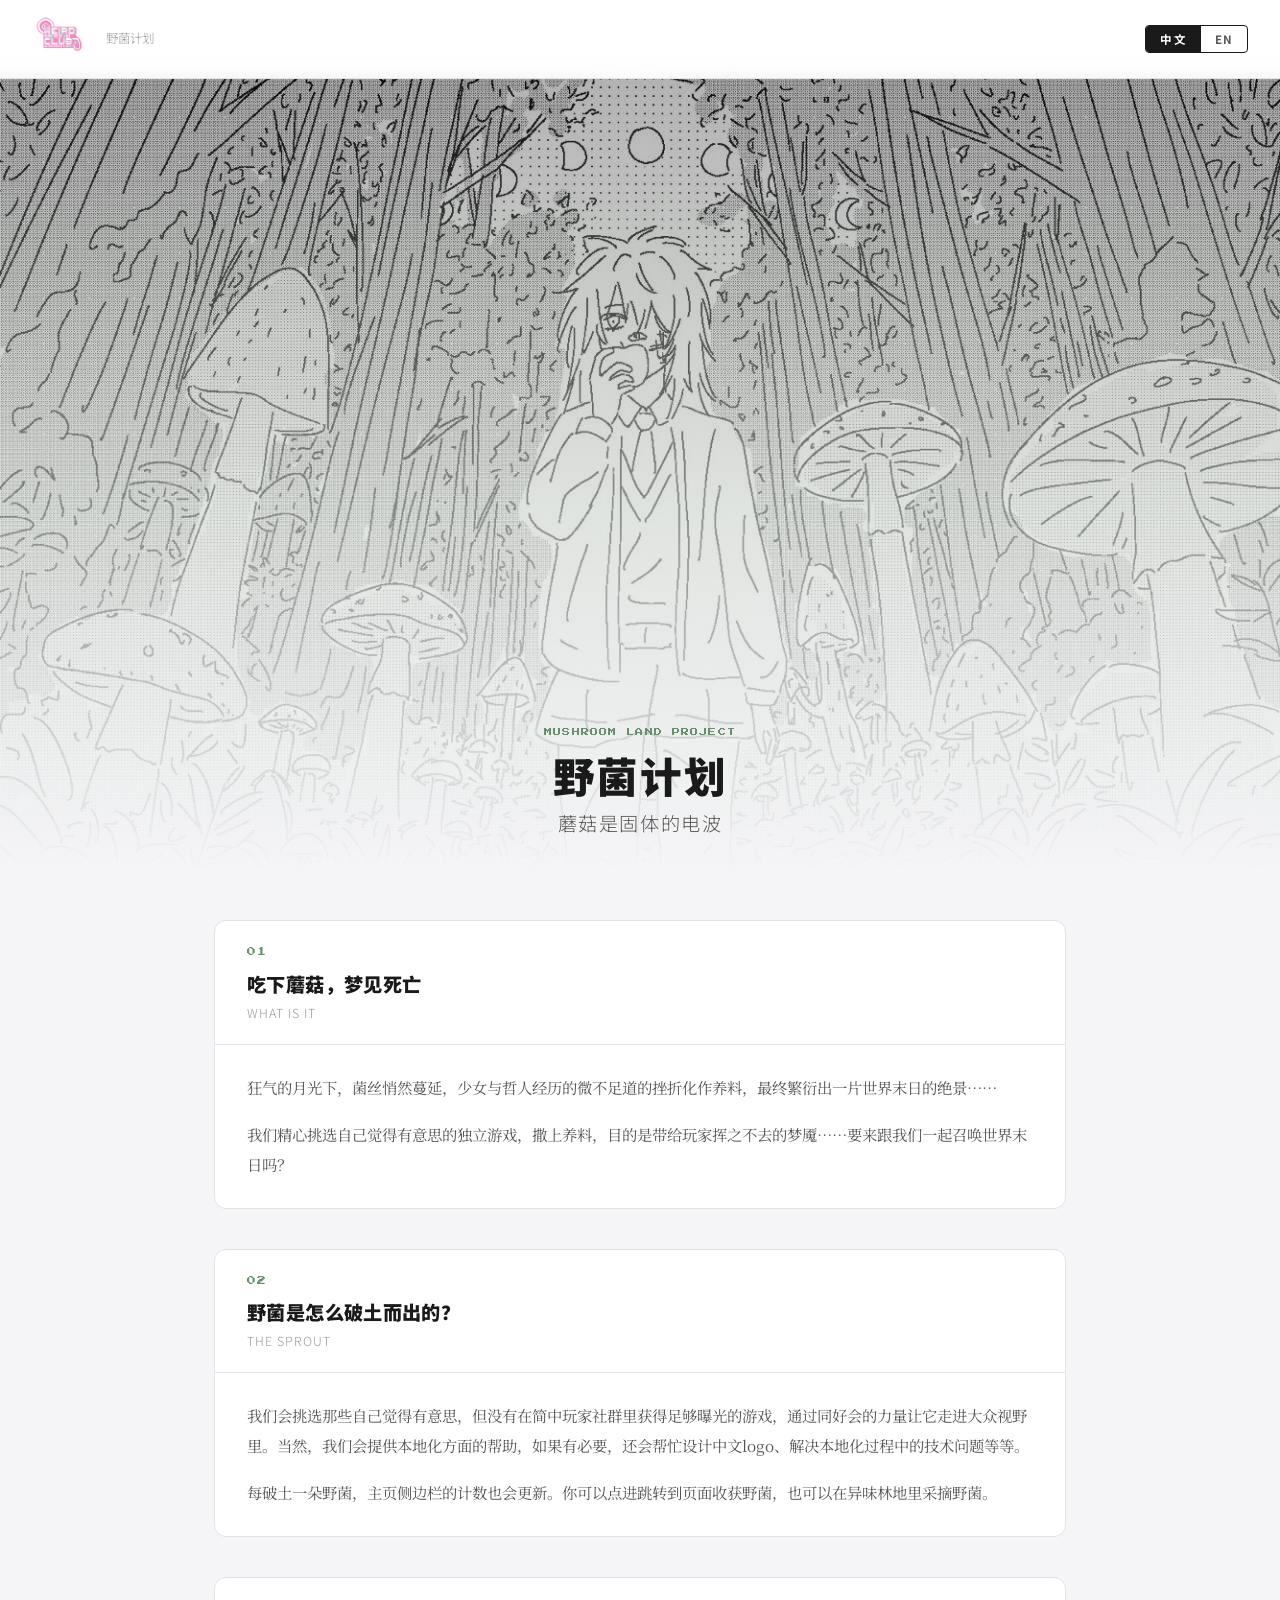
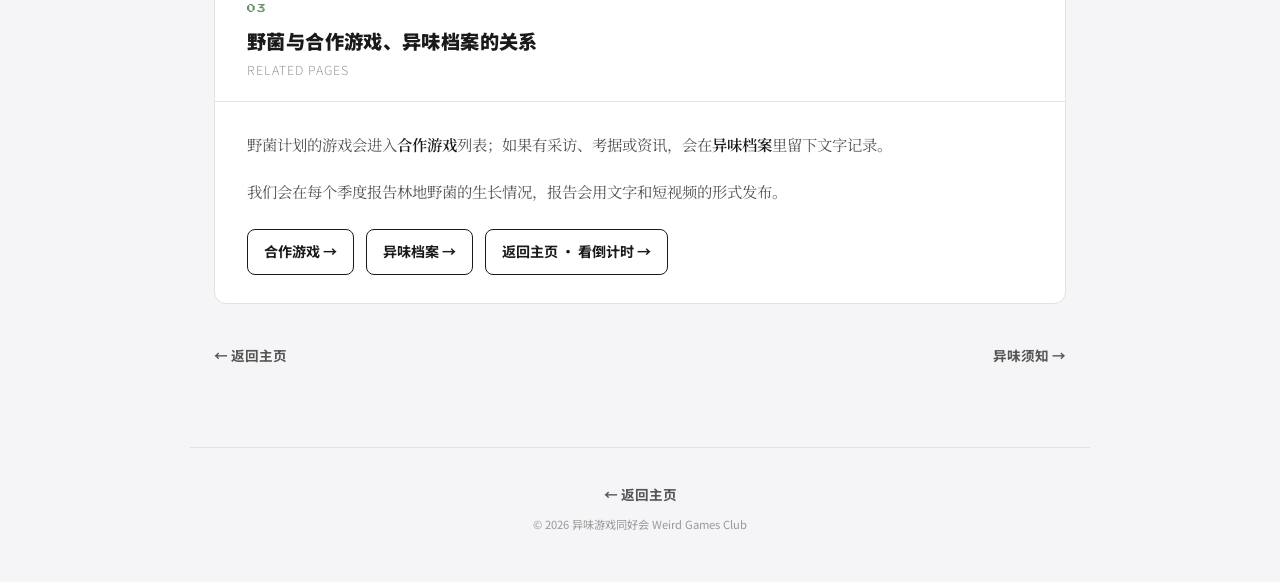
<file: wild-fungus-plan.html>
<!DOCTYPE html>
<html lang="zh">
<head>
<meta charset="UTF-8">
<meta name="viewport" content="width=device-width, initial-scale=1.0">
<title>野菌计划 | Wild Fungus Project — Weird Games Club</title>
<script src="js/site.js"></script>
<script>
setSiteMeta({
  path: 'wild-fungus-plan.html',
  title: '野菌计划 | Wild Fungus Project — Weird Games Club',
  description: '什么是野菌计划？异味游戏同好会如何挑选、孵化并推荐那些值得被看见的异味独立游戏。'
});
</script>
<style>
@import url('https://fonts.googleapis.com/css2?family=Noto+Sans+SC:wght@300;400;700;900&family=Noto+Serif+SC:wght@300;400;600&family=Press+Start+2P&display=swap');

:root {
  --white: #ffffff;
  --off-white: #f5f5f7;
  --ink: #1a1a1a;
  --ink-dim: #555;
  --ink-faint: #999;
  --pink: #e8a0b4;
  --pink-bg: #fdf0f4;
  --pink-deep: #d4607e;
  --moss: #6a8f6e;
  --moss-bg: #edf4ed;
  --border: #e2e2e5;
  --border-dark: #1a1a1a;
}

* { box-sizing: border-box; margin: 0; padding: 0; }
html { scroll-behavior: smooth; }
body {
  background: var(--off-white);
  color: var(--ink);
  font-family: 'Noto Sans SC', sans-serif;
  overflow-x: hidden;
  line-height: 1.7;
}

.lang-bar {
  position: fixed;
  top: 0; left: 0; right: 0;
  z-index: 100;
  background: rgba(255,255,255,0.92);
  border-bottom: 1px solid var(--border);
  padding: 10px 32px;
  display: flex;
  align-items: center;
  justify-content: space-between;
  gap: 16px;
  backdrop-filter: blur(8px);
}
.lang-bar-left {
  display: flex;
  align-items: center;
  gap: 16px;
  min-width: 0;
}
.lang-bar-logo {
  display: flex;
  align-items: center;
  text-decoration: none;
  line-height: 0;
  flex-shrink: 0;
  transition: transform 0.2s;
}
.lang-bar-logo:hover { transform: translateY(-1px); }
.site-logo-img {
  height: 58px;
  width: auto;
  max-width: 260px;
  display: block;
  object-fit: contain;
  animation: logo-neon-flicker 3.5s infinite;
}
@keyframes logo-neon-flicker {
  0%,18%,20%,22%,53%,55%,100% {
    filter:
      drop-shadow(0 0 2px var(--pink))
      drop-shadow(0 0 8px var(--pink))
      drop-shadow(0 0 18px rgba(232, 160, 180, 0.9));
  }
  19%,21%,54% {
    filter: drop-shadow(0 0 1px rgba(232, 160, 180, 0.2));
  }
}
.bar-title {
  font-size: 0.78rem;
  color: var(--ink-faint);
  font-weight: 300;
}
.bar-title a {
  color: inherit;
  text-decoration: none;
}
.bar-title a:hover { color: var(--ink); }
.lang-switch { display: flex; border: 1px solid var(--border-dark); border-radius: 4px; overflow: hidden; }
.lang-btn {
  background: none; border: none;
  padding: 5px 14px;
  font-family: 'Noto Sans SC', sans-serif;
  font-size: 0.72rem; font-weight: 700;
  letter-spacing: 0.1em; cursor: pointer;
  color: var(--ink-dim); transition: all 0.15s;
}
.lang-btn.active { background: var(--ink); color: var(--white); }

.hero {
  margin-top: 72px;
  position: relative;
  width: 100%;
}
.hero-bg {
  width: 100%;
  height: auto;
  display: block;
  filter: brightness(0.82) saturate(1.05);
}
.hero-overlay {
  position: absolute;
  inset: 0;
  background: linear-gradient(
    to bottom,
    rgba(13, 17, 14, 0.15) 0%,
    rgba(237, 244, 237, 0.55) 55%,
    var(--off-white) 100%
  );
  display: flex;
  flex-direction: column;
  align-items: center;
  justify-content: flex-end;
  padding: 32px 24px;
  gap: 8px;
}
.hero-page-label {
  font-family: 'Press Start 2P', monospace;
  font-size: 0.5rem;
  color: var(--moss);
  letter-spacing: 0.14em;
  text-transform: uppercase;
  margin-bottom: 4px;
}
.hero-title {
  font-size: clamp(1.8rem, 4.5vw, 2.6rem);
  font-weight: 900;
  color: var(--ink);
  letter-spacing: 0.04em;
  line-height: 1.15;
  text-align: center;
}
.hero-title-en {
  font-size: clamp(0.95rem, 2vw, 1.2rem);
  font-weight: 300;
  color: var(--ink-dim);
  letter-spacing: 0.08em;
  text-align: center;
}

.page-body {
  max-width: 900px;
  margin: 0 auto;
  padding: 48px 24px 80px;
  display: flex;
  flex-direction: column;
  gap: 40px;
}

.section {
  background: var(--white);
  border: 1px solid var(--border);
  border-radius: 12px;
  overflow: hidden;
}
.section-header {
  padding: 24px 32px 20px;
  border-bottom: 1px solid var(--border);
}
.section-num {
  font-family: 'Press Start 2P', monospace;
  font-size: 0.55rem;
  color: var(--moss);
  letter-spacing: 0.1em;
  margin-bottom: 8px;
}
.section-title-zh {
  font-size: 1.2rem;
  font-weight: 900;
  color: var(--ink);
  letter-spacing: 0.02em;
}
.section-title-en {
  font-size: 0.78rem;
  font-weight: 300;
  color: var(--ink-faint);
  letter-spacing: 0.08em;
  margin-top: 2px;
}
.section-body {
  padding: 28px 32px;
}

.prose {
  font-family: 'Noto Serif SC', serif;
  font-size: 0.96rem;
  color: var(--ink-dim);
  line-height: 1.95;
  font-weight: 400;
}
.prose strong { color: var(--ink); font-weight: 600; }
.prose p + p { margin-top: 1.1em; }

.note-box {
  margin-top: 1.2em;
  padding: 14px 16px;
  background: var(--moss-bg);
  border-left: 3px solid var(--moss);
  border-radius: 0 8px 8px 0;
  font-size: 0.88rem;
  color: var(--ink-dim);
  line-height: 1.75;
}

.plan-links {
  display: flex;
  flex-wrap: wrap;
  gap: 12px;
  margin-top: 1.4em;
}
.plan-link {
  display: inline-flex;
  align-items: center;
  gap: 6px;
  padding: 10px 16px;
  border: 1px solid var(--border-dark);
  border-radius: 8px;
  text-decoration: none;
  color: var(--ink);
  font-size: 0.88rem;
  font-weight: 700;
  transition: all 0.15s;
}
.plan-link:hover {
  background: var(--ink);
  color: var(--white);
}

.page-nav {
  display: flex;
  justify-content: space-between;
  gap: 16px;
  flex-wrap: wrap;
}
.nav-link {
  text-decoration: none;
  color: var(--ink-dim);
  font-size: 0.85rem;
  font-weight: 700;
  transition: color 0.15s;
}
.nav-link:hover { color: var(--ink); }

.page-footer {
  text-align: center;
  padding: 32px 24px 48px;
  border-top: 1px solid var(--border);
  max-width: 900px;
  margin: 0 auto;
}
.footer-copy {
  font-size: 0.7rem;
  color: var(--ink-faint);
  margin-top: 8px;
}

.back-to-top {
  position: fixed;
  right: 24px;
  bottom: 24px;
  z-index: 90;
  width: 38px;
  height: 38px;
  border: 1px solid var(--border-dark);
  background: rgba(255, 255, 255, 0.96);
  border-radius: 6px;
  cursor: pointer;
  display: flex;
  align-items: center;
  justify-content: center;
  opacity: 0;
  visibility: hidden;
  pointer-events: none;
  transition: opacity 0.25s, visibility 0.25s, transform 0.2s;
  box-shadow: 0 2px 12px rgba(0, 0, 0, 0.1);
}
.back-to-top.visible {
  opacity: 1;
  visibility: visible;
  pointer-events: auto;
}
.back-to-top:hover { transform: translateY(-2px); }
.back-to-top-triangle {
  width: 0; height: 0;
  border-left: 7px solid transparent;
  border-right: 7px solid transparent;
  border-bottom: 9px solid var(--ink);
  margin-top: -2px;
}

@media (max-width: 576px) {
  .lang-bar { padding: 8px 16px; }
  .site-logo-img { height: 44px; max-width: 200px; }
  .bar-title { display: none; }
  .section-header, .section-body { padding-left: 20px; padding-right: 20px; }
}

.lang-zh, .lang-en { display: none; }
.lang-zh-inline, .lang-en-inline { display: none; }
.lang-zh-inline.visible, .lang-en-inline.visible { display: inline; }
</style>
</head>
<body>

<div class="lang-bar">
  <div class="lang-bar-left">
    <a class="lang-bar-logo" href="index.html" aria-label="返回主页">
      <img class="site-logo-img" src="logo2.png" alt="Weird Games Club">
    </a>
    <span class="bar-title">
      <a href="index.html">
        <span class="lang-zh-inline">野菌计划</span>
        <span class="lang-en-inline">Wild Fungus Project</span>
      </a>
    </span>
  </div>
  <div class="lang-switch">
    <button class="lang-btn" id="btnZH" onclick="setLang('zh')">中文</button>
    <button class="lang-btn" id="btnEN" onclick="setLang('en')">EN</button>
  </div>
</div>

<div class="hero">
  <img class="hero-bg" src="mushroom.jpg" alt="">
  <div class="hero-overlay">
    <div class="hero-page-label">MUSHROOM LAND PROJECT</div>
    <h1 class="hero-title">
      <span class="lang-zh-inline">野菌计划</span>
      <span class="lang-en-inline">Mushroom Land Project</span>
    </h1>
    <div class="hero-title-en">
      <span class="lang-zh-inline">蘑菇是固体的电波</span>
      <span class="lang-en-inline">Mushrooms are solid radio waves</span>
    </div>
  </div>
</div>

<div class="page-body">

  <div class="section">
    <div class="section-header">
      <div class="section-num">01</div>
      <div class="section-title-zh">
        <span class="lang-zh-inline">吃下蘑菇，梦见死亡</span>
        <span class="lang-en-inline">Cibus deorum</span>
      </div>
      <div class="section-title-en">WHAT IS IT</div>
    </div>
    <div class="section-body">
      <div class="prose lang-zh">
        <p>狂气的月光下，菌丝悄然蔓延，少女与哲人经历的微不足道的挫折化作养料，最终繁衍出一片世界末日的绝景……</p>
        <p>我们精心挑选自己觉得有意思的独立游戏，撒上养料，目的是带给玩家挥之不去的梦魇……要来跟我们一起召唤世界末日吗？</p>
      </div>
      <div class="prose lang-en">
        <p>Under the frantic moonlight, mycelium silently creeps. Whether a commonplace girl or a great philosopher, their most trivial setbacks turn into nourishment, ultimately hatching a sublime spectacle of the apocalypse...</p>
        <p>We handpick stylized indie games that catch our eye, pour in our nutrients, and aim to leave you with a lingering, haunting savor. So—will you join us in summoning the end of the world?</p>
      </div>
    </div>
  </div>

  <div class="section">
    <div class="section-header">
      <div class="section-num">02</div>
      <div class="section-title-zh">
        <span class="lang-zh-inline">野菌是怎么破土而出的？</span>
        <span class="lang-en-inline">How does a mushroom break soil?</span>
      </div>
      <div class="section-title-en">THE SPROUT</div>
    </div>
    <div class="section-body">
      <div class="prose lang-zh">
        <p>我们会挑选那些自己觉得有意思，但没有在简中玩家社群里获得足够曝光的游戏，通过同好会的力量让它走进大众视野里。当然，我们会提供本地化方面的帮助，如果有必要，还会帮忙设计中文logo、解决本地化过程中的技术问题等等。</p>
        <p>每破土一朵野菌，主页侧边栏的计数也会更新。你可以点进跳转到页面收获野菌，也可以在异味林地里采摘野菌。</p>
              </div>
      <div class="prose lang-en">
        <p>We look for games with a distinctive spark that haven't quite found the spotlight in the Simplified Chinese community, using the collective pulse of our club to bring them into the open. Along the way, we offer dedicated localization support.</p>
        <p>Each time a mushroom breaks through the soil, the tracker on our sidebar updates. You can click through to harvest the new growth, or simply roam the cyber glade of The Humid Wilds to forage at your own pace.</p>
              </div>
    </div>
  </div>

  <div class="section">
    <div class="section-header">
      <div class="section-num">03</div>
      <div class="section-title-zh">
        <span class="lang-zh-inline">野菌与合作游戏、异味档案的关系</span>
        <span class="lang-en-inline">Mushroom Land, Supported Games &amp; the Archives</span>
      </div>
      <div class="section-title-en">RELATED PAGES</div>
    </div>
    <div class="section-body">
      <div class="prose lang-zh">
        <p>野菌计划的游戏会进入<strong>合作游戏</strong>列表；如果有采访、考据或资讯，会在<strong>异味档案</strong>里留下文字记录。</p>
        <p>我们会在每个季度报告林地野菌的生长情况，报告会用文字和短视频的形式发布。</p>
      </div>
      <div class="prose lang-en">
        <p>Titles officially sprouted through this project appear under <strong>Supported Games</strong>. Interviews and write-ups live in the <strong>Archives</strong>.</p>
        <p>We will share quarterly updates on the growth of the wild mushrooms, published in both text and short video formats.</p>
      </div>
      <div class="plan-links">
        <a class="plan-link" href="games.html">
          <span class="lang-zh-inline">合作游戏 →</span>
          <span class="lang-en-inline">Supported Games →</span>
        </a>
        <a class="plan-link" href="archive.html">
          <span class="lang-zh-inline">异味档案 →</span>
          <span class="lang-en-inline">Archives →</span>
        </a>
        <a class="plan-link" href="index.html">
          <span class="lang-zh-inline">返回主页 · 看倒计时 →</span>
          <span class="lang-en-inline">Home · Countdown →</span>
        </a>
      </div>
    </div>
  </div>

  <nav class="page-nav">
    <a class="nav-link" href="index.html">
      ← <span class="lang-zh-inline">返回主页</span><span class="lang-en-inline">Back to Home</span>
    </a>
    <a class="nav-link" href="about.html">
      <span class="lang-zh-inline">异味须知</span><span class="lang-en-inline">About Us</span> →
    </a>
  </nav>

</div>

<button class="back-to-top" id="backToTop" type="button" aria-label="返回顶部" onclick="window.scrollTo({top:0,behavior:'smooth'})">
  <span class="back-to-top-triangle"></span>
</button>

<div class="page-footer">
  <a class="nav-link" href="index.html">
    ← <span class="lang-zh-inline">返回主页</span><span class="lang-en-inline">Back to Home</span>
  </a>
  <div class="footer-copy">© 2026 异味游戏同好会 Weird Games Club</div>
</div>

<script>
(function() {
  const btn = document.getElementById('backToTop');
  if (!btn) return;
  const toggle = () => btn.classList.toggle('visible', window.scrollY > 280);
  window.addEventListener('scroll', toggle, { passive: true });
  toggle();
})();
</script>
</body>
</html>
</file>
